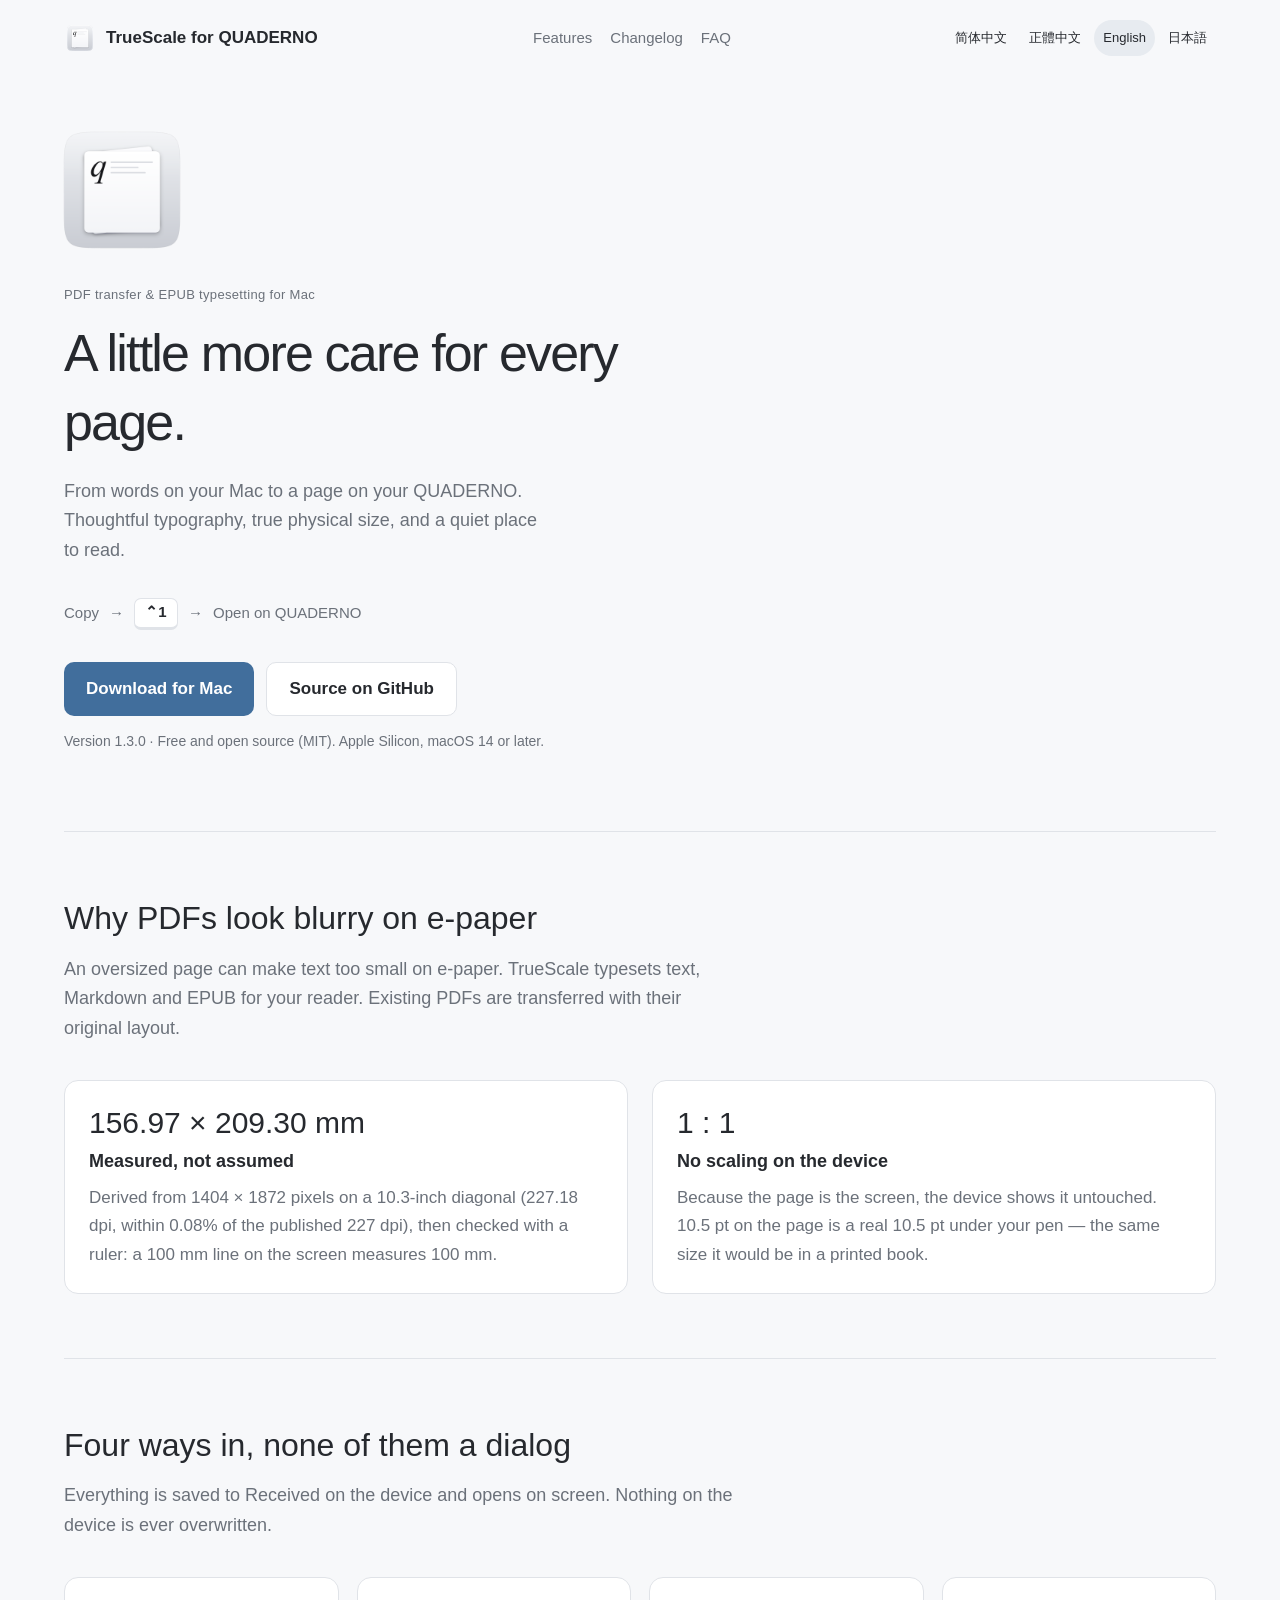
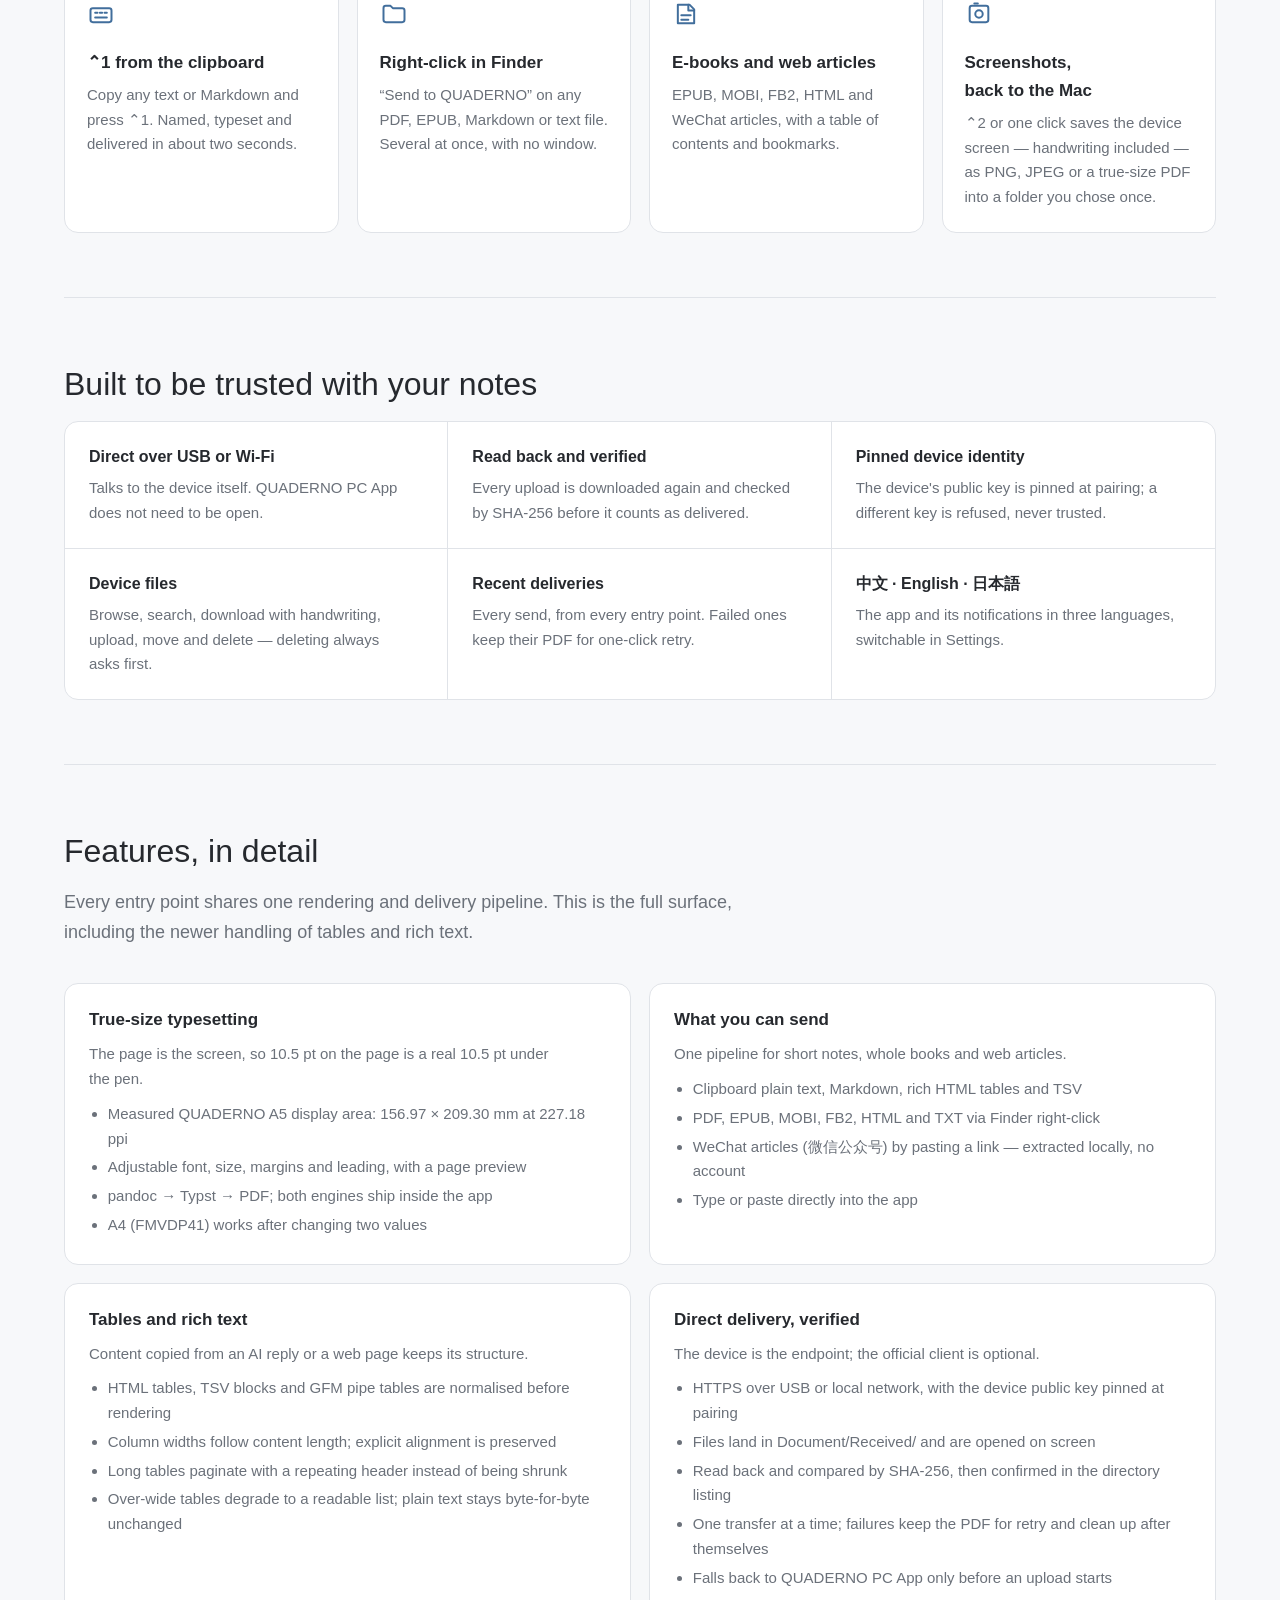
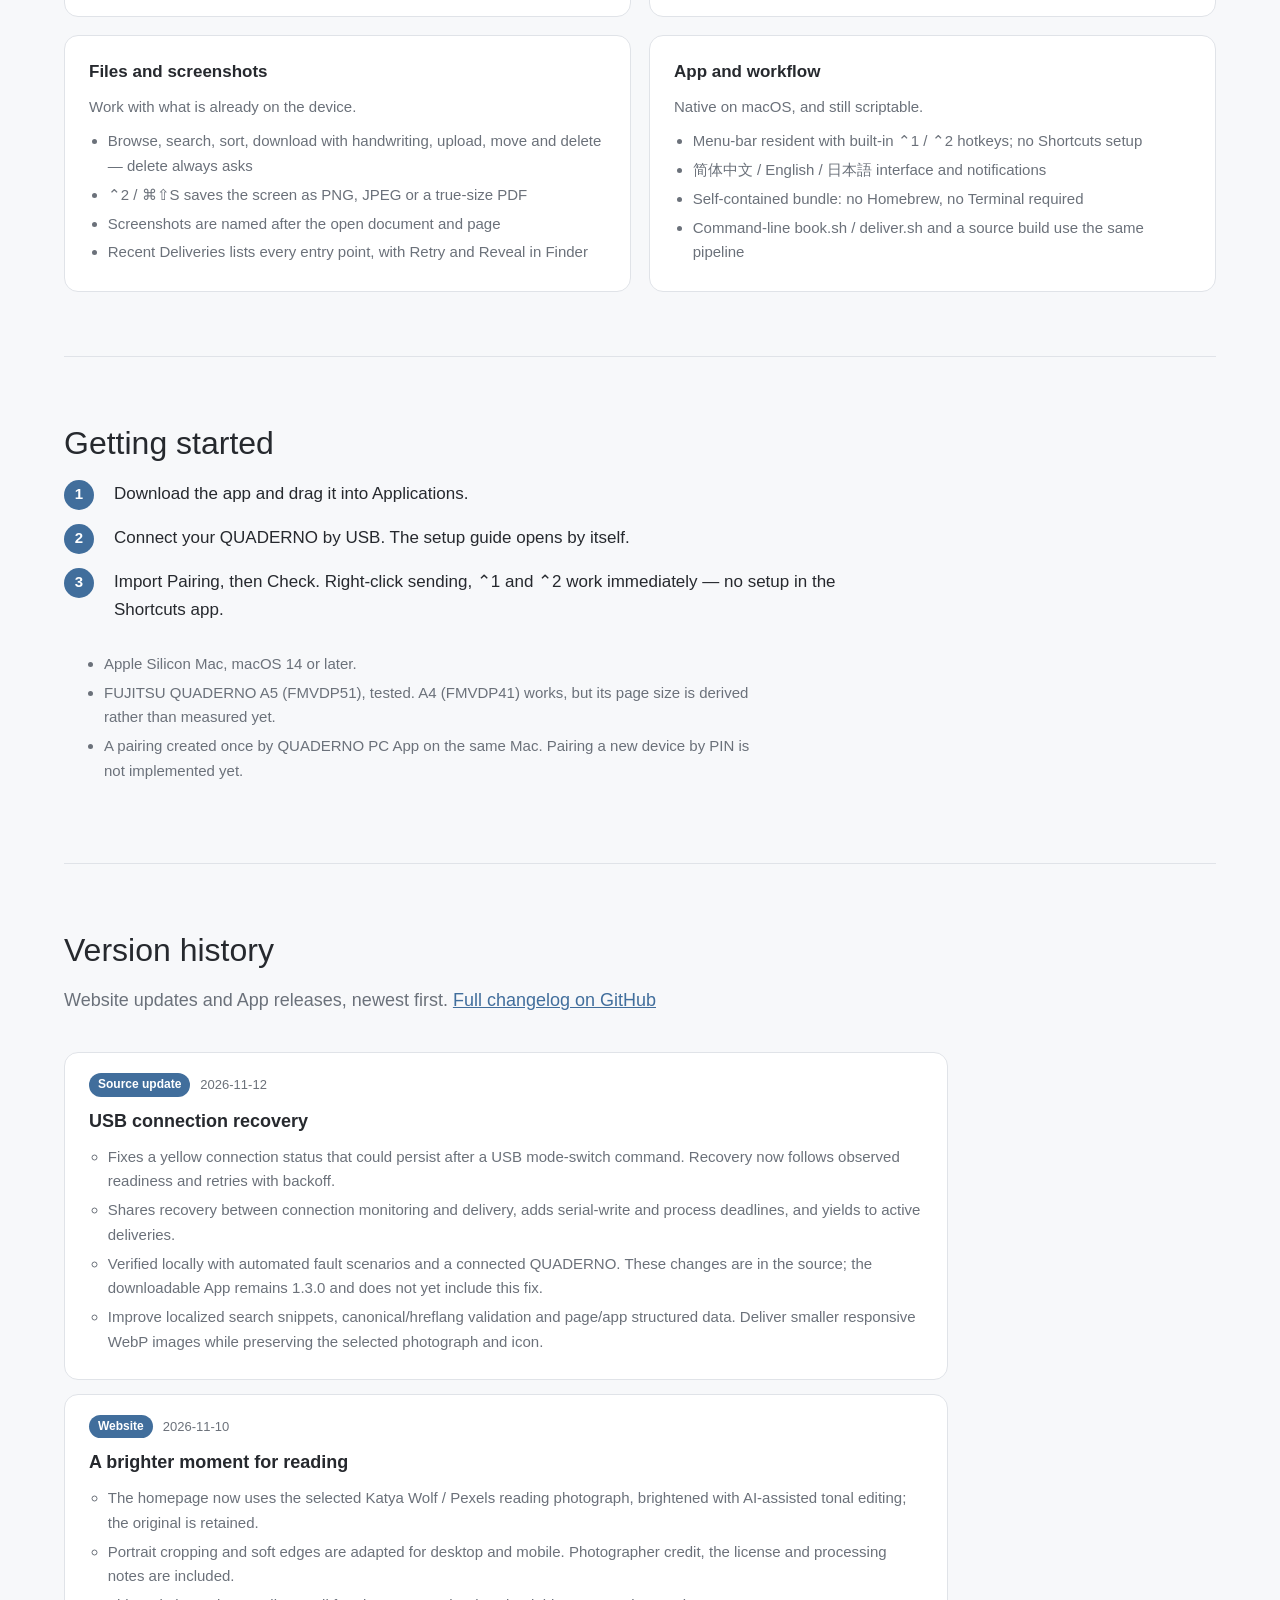
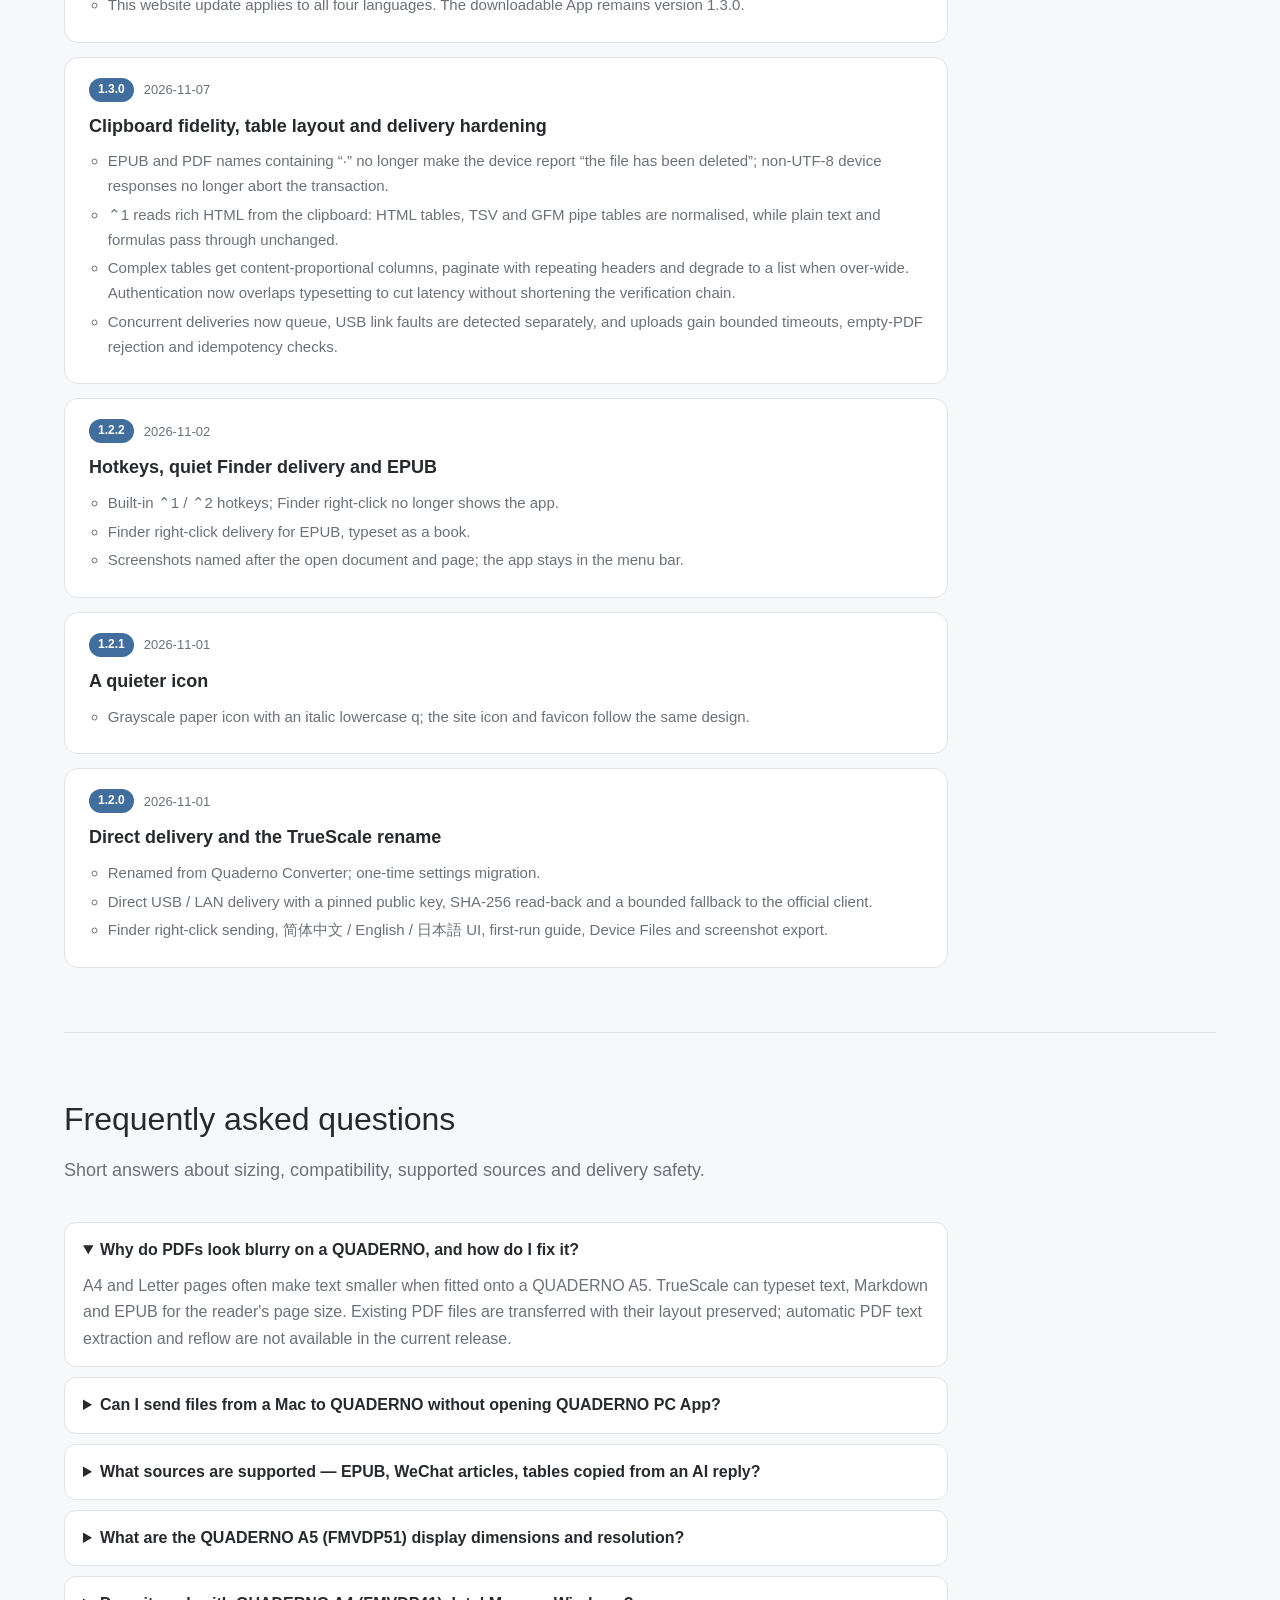
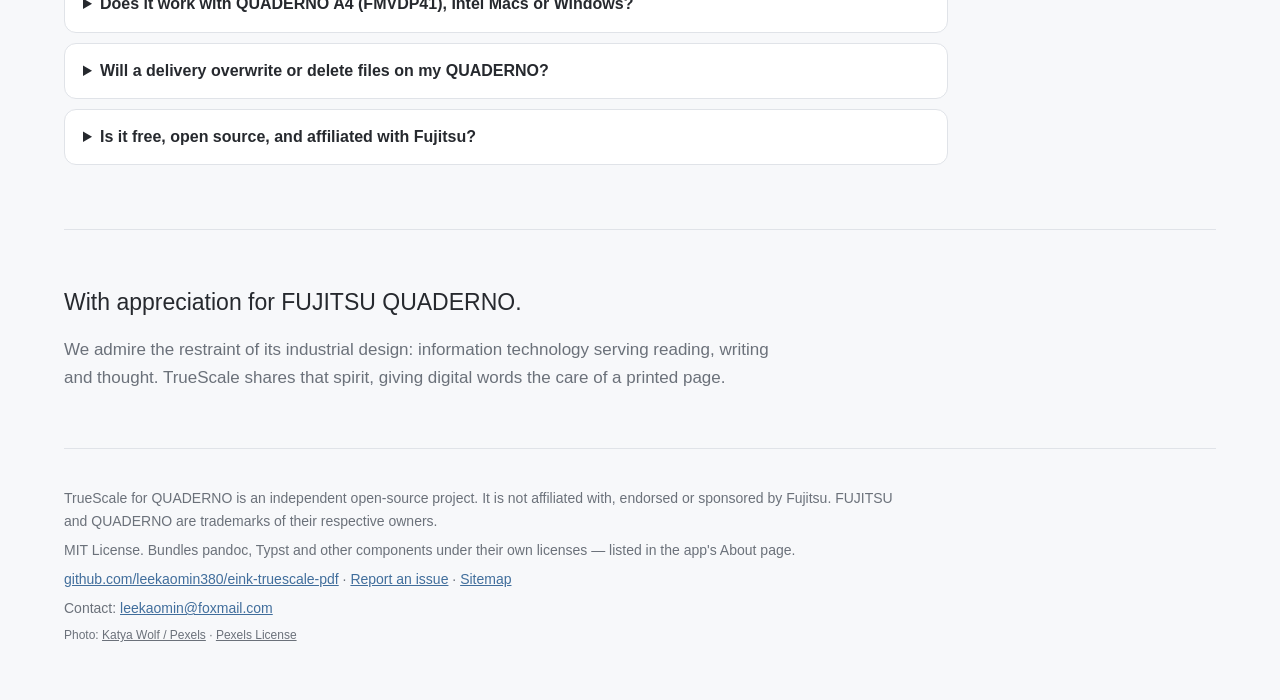
<file: site/index.html>
<!doctype html>
<html lang="en">
<head>
<meta charset="utf-8">
<meta name="viewport" content="width=device-width, initial-scale=1">
<title>TrueScale for QUADERNO — Mac PDF Transfer &amp; EPUB Typesetting</title>
<meta name="description" content="Send PDFs from Mac to FUJITSU QUADERNO over USB or Wi-Fi. Typeset EPUB, Markdown and text for e-paper. Free, open-source macOS app with verified delivery.">
<meta name="author" content="leekaomin">
<meta name="robots" content="index, follow, max-snippet:-1, max-image-preview:large, max-video-preview:-1">
<meta name="theme-color" content="#f7f8fa">
<link rel="canonical" href="https://leekaomin380.github.io/eink-truescale-pdf/">
<link rel="alternate" hreflang="en" href="https://leekaomin380.github.io/eink-truescale-pdf/">
<link rel="alternate" hreflang="zh-Hans" href="https://leekaomin380.github.io/eink-truescale-pdf/zh/">
<link rel="alternate" hreflang="zh-CN" href="https://leekaomin380.github.io/eink-truescale-pdf/zh/">
<link rel="alternate" hreflang="zh-Hant" href="https://leekaomin380.github.io/eink-truescale-pdf/zh-hant/">
<link rel="alternate" hreflang="ja" href="https://leekaomin380.github.io/eink-truescale-pdf/ja/">
<link rel="alternate" hreflang="x-default" href="https://leekaomin380.github.io/eink-truescale-pdf/">
<link rel="icon" href="assets/favicon.png">
<link rel="stylesheet" href="assets/site.css?v=53a6158e93e2">
<link rel="preload" as="image" type="image/webp" href="assets/reading-coffee-8715935-bright.webp" imagesrcset="assets/reading-coffee-8715935-bright-640.webp 640w, assets/reading-coffee-8715935-bright.webp 1024w" imagesizes="(max-width: 860px) calc(100vw - 32px), (max-width: 1200px) 58vw, 672px" fetchpriority="high">
<link rel="sitemap" type="application/xml" href="sitemap.xml">
<meta property="og:type" content="website">
<meta property="og:site_name" content="TrueScale for QUADERNO">
<meta property="og:locale" content="en_US">
<meta property="og:locale:alternate" content="zh_CN">
<meta property="og:locale:alternate" content="zh_TW">
<meta property="og:locale:alternate" content="ja_JP">
<meta property="og:title" content="TrueScale for QUADERNO — Mac PDF Transfer &amp; EPUB Typesetting">
<meta property="og:description" content="Send PDFs from Mac to FUJITSU QUADERNO over USB or Wi-Fi. Typeset EPUB, Markdown and text for e-paper. Free, open-source macOS app with verified delivery.">
<meta property="og:url" content="https://leekaomin380.github.io/eink-truescale-pdf/">
<meta property="og:image" content="https://leekaomin380.github.io/eink-truescale-pdf/assets/og-card.png">
<meta property="og:image:width" content="1200">
<meta property="og:image:height" content="630">
<meta property="og:image:alt" content="TrueScale for QUADERNO — a QUADERNO A5 page typeset at true physical size">
<meta name="twitter:card" content="summary_large_image">
<meta name="twitter:title" content="TrueScale for QUADERNO — Mac PDF Transfer &amp; EPUB Typesetting">
<meta name="twitter:description" content="Send PDFs from Mac to FUJITSU QUADERNO over USB or Wi-Fi. Typeset EPUB, Markdown and text for e-paper. Free, open-source macOS app with verified delivery.">
<meta name="twitter:image" content="https://leekaomin380.github.io/eink-truescale-pdf/assets/og-card.png">
<script type="application/ld+json">
{
  "@context": "https://schema.org",
  "@graph": [
    {
      "@type": "WebSite",
      "@id": "https://leekaomin380.github.io/eink-truescale-pdf/#website",
      "url": "https://leekaomin380.github.io/eink-truescale-pdf/",
      "name": "TrueScale for QUADERNO",
      "inLanguage": [
        "en",
        "zh-Hans",
        "zh-Hant",
        "ja"
      ],
      "publisher": {
        "@type": "Person",
        "name": "leekaomin",
        "email": "leekaomin@foxmail.com"
      }
    },
    {
      "@type": "SoftwareApplication",
      "@id": "https://leekaomin380.github.io/eink-truescale-pdf/#app",
      "name": "TrueScale for QUADERNO",
      "alternateName": [
        "TrueScale",
        "True Scale",
        "TrueScale PDF",
        "QUADERNO PDF 转换器"
      ],
      "url": "https://leekaomin380.github.io/eink-truescale-pdf/",
      "description": "A free, open-source Mac app that typesets text, Markdown and EPUB for QUADERNO and delivers documents directly over USB or Wi-Fi. Existing PDFs can be sent directly.",
      "applicationCategory": "UtilitiesApplication",
      "applicationSubCategory": "E-ink / e-paper document tools",
      "operatingSystem": "macOS 14 or later (Apple Silicon)",
      "softwareVersion": "1.3.0",
      "dateModified": "2026-11-07",
      "isAccessibleForFree": true,
      "inLanguage": [
        "en",
        "zh-Hans",
        "ja"
      ],
      "license": "https://github.com/leekaomin380/eink-truescale-pdf/blob/master/LICENSE",
      "releaseNotes": "https://github.com/leekaomin380/eink-truescale-pdf/releases/tag/v1.3.0",
      "downloadUrl": "https://github.com/leekaomin380/eink-truescale-pdf/releases/latest",
      "installUrl": "https://github.com/leekaomin380/eink-truescale-pdf/releases/latest",
      "image": "https://leekaomin380.github.io/eink-truescale-pdf/assets/icon.png",
      "featureList": [
        "True-size typesetting",
        "What you can send",
        "Tables and rich text",
        "Direct delivery, verified",
        "Files and screenshots",
        "App and workflow"
      ],
      "author": {
        "@type": "Person",
        "name": "leekaomin",
        "email": "leekaomin@foxmail.com"
      },
      "offers": {
        "@type": "Offer",
        "price": "0",
        "priceCurrency": "USD",
        "availability": "https://schema.org/InStock"
      },
      "sameAs": [
        "https://github.com/leekaomin380/eink-truescale-pdf",
        "https://github.com/leekaomin380/eink-truescale-pdf/releases",
        "https://github.com/leekaomin380/eink-truescale-pdf/blob/master/CHANGELOG.md"
      ]
    },
    {
      "@type": "WebPage",
      "@id": "https://leekaomin380.github.io/eink-truescale-pdf/#webpage",
      "url": "https://leekaomin380.github.io/eink-truescale-pdf/",
      "name": "TrueScale for QUADERNO — Mac PDF Transfer & EPUB Typesetting",
      "description": "Send PDFs from Mac to FUJITSU QUADERNO over USB or Wi-Fi. Typeset EPUB, Markdown and text for e-paper. Free, open-source macOS app with verified delivery.",
      "inLanguage": "en",
      "isPartOf": {
        "@id": "https://leekaomin380.github.io/eink-truescale-pdf/#website"
      },
      "mainEntity": {
        "@id": "https://leekaomin380.github.io/eink-truescale-pdf/#app"
      },
      "hasPart": {
        "@id": "https://leekaomin380.github.io/eink-truescale-pdf/#faq"
      },
      "dateModified": "2026-11-14",
      "primaryImageOfPage": {
        "@type": "ImageObject",
        "url": "https://leekaomin380.github.io/eink-truescale-pdf/assets/og-card.png",
        "width": 1200,
        "height": 630
      }
    },
    {
      "@type": "FAQPage",
      "@id": "https://leekaomin380.github.io/eink-truescale-pdf/#faq",
      "inLanguage": "en",
      "mainEntity": [
        {
          "@type": "Question",
          "name": "Why do PDFs look blurry on a QUADERNO, and how do I fix it?",
          "acceptedAnswer": {
            "@type": "Answer",
            "text": "A4 and Letter pages often make text smaller when fitted onto a QUADERNO A5. TrueScale can typeset text, Markdown and EPUB for the reader's page size. Existing PDF files are transferred with their layout preserved; automatic PDF text extraction and reflow are not available in the current release."
          }
        },
        {
          "@type": "Question",
          "name": "Can I send files from a Mac to QUADERNO without opening QUADERNO PC App?",
          "acceptedAnswer": {
            "@type": "Answer",
            "text": "Yes. TrueScale talks to the device over HTTPS on USB or the local network, reusing a pairing imported once from the official app. After that the official client does not need to run. If the direct link is unavailable before an upload starts and the official app happens to be running, delivery falls back to its print queue."
          }
        },
        {
          "@type": "Question",
          "name": "What sources are supported — EPUB, WeChat articles, tables copied from an AI reply?",
          "acceptedAnswer": {
            "@type": "Answer",
            "text": "Plain text, Markdown and rich HTML from the clipboard; PDF, EPUB, MOBI, FB2, HTML and TXT files from Finder; WeChat Official Account (微信公众号) articles by link; and text typed into the app. Tables copied from an AI reply are normalised from HTML, TSV or GFM pipe form, with column widths and alignment preserved. WeChat extraction runs locally on the Mac."
          }
        },
        {
          "@type": "Question",
          "name": "What are the QUADERNO A5 (FMVDP51) display dimensions and resolution?",
          "acceptedAnswer": {
            "@type": "Answer",
            "text": "10.3 inches diagonal, 1404 × 1872 pixels, 227.18 ppi, with a display area of 156.97 × 209.30 mm. A 100 mm line drawn on the screen measures 100 mm with a ruler. The downloadable calibration page lets you check the same 1:1 behaviour on any reader."
          }
        },
        {
          "@type": "Question",
          "name": "Does it work with QUADERNO A4 (FMVDP41), Intel Macs or Windows?",
          "acceptedAnswer": {
            "@type": "Answer",
            "text": "A4 works, but its page size is still derived rather than measured; change two values before use. The prebuilt bundle is Apple Silicon and macOS 14 or later only. An Intel Mac can be built from source for its own architecture. Windows is not supported."
          }
        },
        {
          "@type": "Question",
          "name": "Will a delivery overwrite or delete files on my QUADERNO?",
          "acceptedAnswer": {
            "@type": "Answer",
            "text": "No. Files are only written to Document/Received/ and opened on screen. Moving and deleting are explicit actions in Device Files and always ask for confirmation. Every upload is read back from the device and compared by SHA-256 before it counts as delivered."
          }
        },
        {
          "@type": "Question",
          "name": "Is it free, open source, and affiliated with Fujitsu?",
          "acceptedAnswer": {
            "@type": "Answer",
            "text": "It is free and open source under the MIT licence. TrueScale for QUADERNO is an independent project, not affiliated with, endorsed or sponsored by Fujitsu. FUJITSU and QUADERNO are trademarks of their respective owners."
          }
        }
      ]
    }
  ]
}
</script>
</head>
<body>
<div class="wrap">
  <header>
    <a class="brand" href="index.html"><img src="assets/favicon.png" alt="" width="32" height="32"><span>TrueScale for QUADERNO</span></a>
    <nav class="topnav" aria-label="Sections">
      <a href="#features">Features</a>
      <a href="#changelog">Changelog</a>
      <a href="#faq">FAQ</a>
    </nav>
    <nav class="langs" aria-label="Language">
<a href="zh/" hreflang="zh-Hans" lang="zh-Hans">简体中文</a>
<a href="zh-hant/" hreflang="zh-Hant" lang="zh-Hant">正體中文</a>
<a href="" hreflang="en" lang="en" aria-current="page">English</a>
<a href="ja/" hreflang="ja" lang="ja">日本語</a>
    </nav>
  </header>

  <main>
    <div class="hero">
      <div class="hero-photo" aria-hidden="true"><picture>
        <source type="image/webp" srcset="assets/reading-coffee-8715935-bright-640.webp 640w, assets/reading-coffee-8715935-bright.webp 1024w" sizes="(max-width: 860px) calc(100vw - 32px), (max-width: 1200px) 58vw, 672px">
        <img src="assets/reading-coffee-8715935-bright.jpg" alt="" width="1024" height="1536" fetchpriority="high" decoding="async">
      </picture></div>
      <div class="hero-copy">
      <img class="hero-icon" src="assets/icon-384.webp" srcset="assets/icon-192.webp 192w, assets/icon-384.webp 384w" sizes="(max-width: 860px) 112px, 144px" alt="TrueScale" width="144" height="144">
      <p class="product-label">PDF transfer &amp; EPUB typesetting for Mac</p>
      <h1>A little more care for every page.</h1>
      <p class="lead">From words on your Mac to a page on your QUADERNO. Thoughtful typography, true physical size, and a quiet place to read.</p>
      <div class="flow" aria-hidden="true">
        <span>Copy</span><span>→</span><span class="key">⌃1</span><span>→</span><span>Open on QUADERNO</span>
      </div>
      <div class="actions">
        <a class="button primary" href="https://github.com/leekaomin380/eink-truescale-pdf/releases/latest">Download for Mac</a>
        <a class="button secondary" href="https://github.com/leekaomin380/eink-truescale-pdf">Source on GitHub</a>
      </div>
      <p class="note">Version <span id="version">1.3.0</span> · Free and open source (MIT). Apple Silicon, macOS 14 or later.</p>
      </div>
    </div>

    <section id="why">
      <div class="wrap">
        <h2>Why PDFs look blurry on e-paper</h2>
        <p class="intro">An oversized page can make text too small on e-paper. TrueScale typesets text, Markdown and EPUB for your reader. Existing PDFs are transferred with their original layout.</p>
        <div class="why">
          <div class="panel">
            <div class="figure">156.97 × 209.30 mm</div>
            <h3>Measured, not assumed</h3>
            <p>Derived from 1404 × 1872 pixels on a 10.3-inch diagonal (227.18 dpi, within 0.08% of the published 227 dpi), then checked with a ruler: a 100 mm line on the screen measures 100 mm.</p>
          </div>
          <div class="panel">
            <div class="figure">1 : 1</div>
            <h3>No scaling on the device</h3>
            <p>Because the page is the screen, the device shows it untouched. 10.5 pt on the page is a real 10.5 pt under your pen — the same size it would be in a printed book.</p>
          </div>
        </div>
      </div>
    </section>

    <section id="ways">
      <div class="wrap">
        <h2>Four ways in, none of them a dialog</h2>
        <p class="intro">Everything is saved to Received on the device and opens on screen. Nothing on the device is ever overwritten.</p>
        <div class="ways">
          <div class="way">
            <svg viewBox="0 0 24 24" aria-hidden="true"><rect x="3" y="7" width="18" height="12" rx="2"/><path d="M7 11h2M11 11h2M15 11h2M7 15h10"/></svg>
            <h3>⌃1 from the clipboard</h3>
            <p>Copy any text or Markdown and press ⌃1. Named, typeset and delivered in about two seconds.</p>
          </div>
          <div class="way">
            <svg viewBox="0 0 24 24" aria-hidden="true"><path d="M3 7a2 2 0 0 1 2-2h4l2 2h8a2 2 0 0 1 2 2v8a2 2 0 0 1-2 2H5a2 2 0 0 1-2-2z"/></svg>
            <h3>Right-click in Finder</h3>
            <p>“Send to QUADERNO” on any PDF, EPUB, Markdown or text file. Several at once, with no window.</p>
          </div>
          <div class="way">
            <svg viewBox="0 0 24 24" aria-hidden="true"><path d="M5 4h10l4 4v12H5z"/><path d="M14 4v5h5M8 13h8M8 17h6"/></svg>
            <h3>E-books and web articles</h3>
            <p>EPUB, MOBI, FB2, HTML and WeChat articles, with a table of contents and bookmarks.</p>
          </div>
          <div class="way">
            <svg viewBox="0 0 24 24" aria-hidden="true"><rect x="4" y="5" width="16" height="14" rx="2"/><circle cx="12" cy="12" r="3.2"/><path d="M8 3h3"/></svg>
            <h3>Screenshots, back to the Mac</h3>
            <p>⌃2 or one click saves the device screen — handwriting included — as PNG, JPEG or a true-size PDF into a folder you chose once.</p>
          </div>
        </div>
      </div>
    </section>

    <section id="trust">
      <div class="wrap">
        <h2>Built to be trusted with your notes</h2>
        <div class="features">
          <div class="feature"><h3>Direct over USB or Wi-Fi</h3><p>Talks to the device itself. QUADERNO PC App does not need to be open.</p></div>
          <div class="feature"><h3>Read back and verified</h3><p>Every upload is downloaded again and checked by SHA-256 before it counts as delivered.</p></div>
          <div class="feature"><h3>Pinned device identity</h3><p>The device&#x27;s public key is pinned at pairing; a different key is refused, never trusted.</p></div>
          <div class="feature"><h3>Device files</h3><p>Browse, search, download with handwriting, upload, move and delete — deleting always asks first.</p></div>
          <div class="feature"><h3>Recent deliveries</h3><p>Every send, from every entry point. Failed ones keep their PDF for one-click retry.</p></div>
          <div class="feature"><h3>中文 · English · 日本語</h3><p>The app and its notifications in three languages, switchable in Settings.</p></div>
        </div>
      </div>
    </section>

    <section id="features">
      <div class="wrap">
        <h2>Features, in detail</h2>
        <p class="intro">Every entry point shares one rendering and delivery pipeline. This is the full surface, including the newer handling of tables and rich text.</p>
        <div class="capabilities">
          <article class="capability"><h3>True-size typesetting</h3><p>The page is the screen, so 10.5 pt on the page is a real 10.5 pt under the pen.</p><ul><li>Measured QUADERNO A5 display area: 156.97 × 209.30 mm at 227.18 ppi</li><li>Adjustable font, size, margins and leading, with a page preview</li><li>pandoc → Typst → PDF; both engines ship inside the app</li><li>A4 (FMVDP41) works after changing two values</li></ul></article>
          <article class="capability"><h3>What you can send</h3><p>One pipeline for short notes, whole books and web articles.</p><ul><li>Clipboard plain text, Markdown, rich HTML tables and TSV</li><li>PDF, EPUB, MOBI, FB2, HTML and TXT via Finder right-click</li><li>WeChat articles (微信公众号) by pasting a link — extracted locally, no account</li><li>Type or paste directly into the app</li></ul></article>
          <article class="capability"><h3>Tables and rich text</h3><p>Content copied from an AI reply or a web page keeps its structure.</p><ul><li>HTML tables, TSV blocks and GFM pipe tables are normalised before rendering</li><li>Column widths follow content length; explicit alignment is preserved</li><li>Long tables paginate with a repeating header instead of being shrunk</li><li>Over-wide tables degrade to a readable list; plain text stays byte-for-byte unchanged</li></ul></article>
          <article class="capability"><h3>Direct delivery, verified</h3><p>The device is the endpoint; the official client is optional.</p><ul><li>HTTPS over USB or local network, with the device public key pinned at pairing</li><li>Files land in Document/Received/ and are opened on screen</li><li>Read back and compared by SHA-256, then confirmed in the directory listing</li><li>One transfer at a time; failures keep the PDF for retry and clean up after themselves</li><li>Falls back to QUADERNO PC App only before an upload starts</li></ul></article>
          <article class="capability"><h3>Files and screenshots</h3><p>Work with what is already on the device.</p><ul><li>Browse, search, sort, download with handwriting, upload, move and delete — delete always asks</li><li>⌃2 / ⌘⇧S saves the screen as PNG, JPEG or a true-size PDF</li><li>Screenshots are named after the open document and page</li><li>Recent Deliveries lists every entry point, with Retry and Reveal in Finder</li></ul></article>
          <article class="capability"><h3>App and workflow</h3><p>Native on macOS, and still scriptable.</p><ul><li>Menu-bar resident with built-in ⌃1 / ⌃2 hotkeys; no Shortcuts setup</li><li>简体中文 / English / 日本語 interface and notifications</li><li>Self-contained bundle: no Homebrew, no Terminal required</li><li>Command-line book.sh / deliver.sh and a source build use the same pipeline</li></ul></article>
        </div>
      </div>
    </section>

    <section id="start">
      <div class="wrap">
        <h2>Getting started</h2>
        <ol class="steps">
          <li><div>Download the app and drag it into Applications.</div></li>
          <li><div>Connect your QUADERNO by USB. The setup guide opens by itself.</div></li>
          <li><div>Import Pairing, then Check. Right-click sending, ⌃1 and ⌃2 work immediately — no setup in the Shortcuts app.</div></li>
        </ol>
        <ul class="requirements">
          <li>Apple Silicon Mac, macOS 14 or later.</li>
          <li>FUJITSU QUADERNO A5 (FMVDP51), tested. A4 (FMVDP41) works, but its page size is derived rather than measured yet.</li>
          <li>A pairing created once by QUADERNO PC App on the same Mac. Pairing a new device by PIN is not implemented yet.</li>
        </ul>
      </div>
    </section>

    <section id="changelog">
      <div class="wrap">
        <h2>Version history</h2>
        <p class="intro">Website updates and App releases, newest first. <a href="https://github.com/leekaomin380/eink-truescale-pdf/blob/master/CHANGELOG.md">Full changelog on GitHub</a></p>
        <ol class="releases">
          <li class="release"><div class="release-head"><span class="tag"><a href="https://github.com/leekaomin380/eink-truescale-pdf/blob/master/CHANGELOG.md#source-update--2026-11-12">Source update</a></span><time datetime="2026-11-12">2026-11-12</time></div><h3>USB connection recovery</h3><ul><li>Fixes a yellow connection status that could persist after a USB mode-switch command. Recovery now follows observed readiness and retries with backoff.</li><li>Shares recovery between connection monitoring and delivery, adds serial-write and process deadlines, and yields to active deliveries.</li><li>Verified locally with automated fault scenarios and a connected QUADERNO. These changes are in the source; the downloadable App remains 1.3.0 and does not yet include this fix.</li><li>Improve localized search snippets, canonical/hreflang validation and page/app structured data. Deliver smaller responsive WebP images while preserving the selected photograph and icon.</li></ul></li>
          <li class="release"><div class="release-head"><span class="tag"><a href="https://github.com/leekaomin380/eink-truescale-pdf/blob/master/CHANGELOG.md">Website</a></span><time datetime="2026-11-10">2026-11-10</time></div><h3>A brighter moment for reading</h3><ul><li>The homepage now uses the selected Katya Wolf / Pexels reading photograph, brightened with AI-assisted tonal editing; the original is retained.</li><li>Portrait cropping and soft edges are adapted for desktop and mobile. Photographer credit, the license and processing notes are included.</li><li>This website update applies to all four languages. The downloadable App remains version 1.3.0.</li></ul></li>
          <li class="release"><div class="release-head"><span class="tag"><a href="https://github.com/leekaomin380/eink-truescale-pdf/releases/tag/v1.3.0">1.3.0</a></span><time datetime="2026-11-07">2026-11-07</time></div><h3>Clipboard fidelity, table layout and delivery hardening</h3><ul><li>EPUB and PDF names containing “·” no longer make the device report “the file has been deleted”; non-UTF-8 device responses no longer abort the transaction.</li><li>⌃1 reads rich HTML from the clipboard: HTML tables, TSV and GFM pipe tables are normalised, while plain text and formulas pass through unchanged.</li><li>Complex tables get content-proportional columns, paginate with repeating headers and degrade to a list when over-wide. Authentication now overlaps typesetting to cut latency without shortening the verification chain.</li><li>Concurrent deliveries now queue, USB link faults are detected separately, and uploads gain bounded timeouts, empty-PDF rejection and idempotency checks.</li></ul></li>
          <li class="release"><div class="release-head"><span class="tag"><a href="https://github.com/leekaomin380/eink-truescale-pdf/releases/tag/v1.2.2">1.2.2</a></span><time datetime="2026-11-02">2026-11-02</time></div><h3>Hotkeys, quiet Finder delivery and EPUB</h3><ul><li>Built-in ⌃1 / ⌃2 hotkeys; Finder right-click no longer shows the app.</li><li>Finder right-click delivery for EPUB, typeset as a book.</li><li>Screenshots named after the open document and page; the app stays in the menu bar.</li></ul></li>
          <li class="release"><div class="release-head"><span class="tag"><a href="https://github.com/leekaomin380/eink-truescale-pdf/releases/tag/v1.2.1">1.2.1</a></span><time datetime="2026-11-01">2026-11-01</time></div><h3>A quieter icon</h3><ul><li>Grayscale paper icon with an italic lowercase q; the site icon and favicon follow the same design.</li></ul></li>
          <li class="release"><div class="release-head"><span class="tag"><a href="https://github.com/leekaomin380/eink-truescale-pdf/releases/tag/v1.2.0">1.2.0</a></span><time datetime="2026-11-01">2026-11-01</time></div><h3>Direct delivery and the TrueScale rename</h3><ul><li>Renamed from Quaderno Converter; one-time settings migration.</li><li>Direct USB / LAN delivery with a pinned public key, SHA-256 read-back and a bounded fallback to the official client.</li><li>Finder right-click sending, 简体中文 / English / 日本語 UI, first-run guide, Device Files and screenshot export.</li></ul></li>
        </ol>
      </div>
    </section>

    <section id="faq">
      <div class="wrap">
        <h2>Frequently asked questions</h2>
        <p class="intro">Short answers about sizing, compatibility, supported sources and delivery safety.</p>
        <div class="faq">
          <details class="qa" open><summary>Why do PDFs look blurry on a QUADERNO, and how do I fix it?</summary><p>A4 and Letter pages often make text smaller when fitted onto a QUADERNO A5. TrueScale can typeset text, Markdown and EPUB for the reader&#x27;s page size. Existing PDF files are transferred with their layout preserved; automatic PDF text extraction and reflow are not available in the current release.</p></details>
          <details class="qa"><summary>Can I send files from a Mac to QUADERNO without opening QUADERNO PC App?</summary><p>Yes. TrueScale talks to the device over HTTPS on USB or the local network, reusing a pairing imported once from the official app. After that the official client does not need to run. If the direct link is unavailable before an upload starts and the official app happens to be running, delivery falls back to its print queue.</p></details>
          <details class="qa"><summary>What sources are supported — EPUB, WeChat articles, tables copied from an AI reply?</summary><p>Plain text, Markdown and rich HTML from the clipboard; PDF, EPUB, MOBI, FB2, HTML and TXT files from Finder; WeChat Official Account (微信公众号) articles by link; and text typed into the app. Tables copied from an AI reply are normalised from HTML, TSV or GFM pipe form, with column widths and alignment preserved. WeChat extraction runs locally on the Mac.</p></details>
          <details class="qa"><summary>What are the QUADERNO A5 (FMVDP51) display dimensions and resolution?</summary><p>10.3 inches diagonal, 1404 × 1872 pixels, 227.18 ppi, with a display area of 156.97 × 209.30 mm. A 100 mm line drawn on the screen measures 100 mm with a ruler. The downloadable calibration page lets you check the same 1:1 behaviour on any reader.</p></details>
          <details class="qa"><summary>Does it work with QUADERNO A4 (FMVDP41), Intel Macs or Windows?</summary><p>A4 works, but its page size is still derived rather than measured; change two values before use. The prebuilt bundle is Apple Silicon and macOS 14 or later only. An Intel Mac can be built from source for its own architecture. Windows is not supported.</p></details>
          <details class="qa"><summary>Will a delivery overwrite or delete files on my QUADERNO?</summary><p>No. Files are only written to Document/Received/ and opened on screen. Moving and deleting are explicit actions in Device Files and always ask for confirmation. Every upload is read back from the device and compared by SHA-256 before it counts as delivered.</p></details>
          <details class="qa"><summary>Is it free, open source, and affiliated with Fujitsu?</summary><p>It is free and open source under the MIT licence. TrueScale for QUADERNO is an independent project, not affiliated with, endorsed or sponsored by Fujitsu. FUJITSU and QUADERNO are trademarks of their respective owners.</p></details>
        </div>
      </div>
    </section>
    <section class="tribute">
      <h2>With appreciation for FUJITSU QUADERNO.</h2>
      <p>We admire the restraint of its industrial design: information technology serving reading, writing and thought. TrueScale shares that spirit, giving digital words the care of a printed page.</p>
    </section>
  </main>

  <footer>
    <p>TrueScale for QUADERNO is an independent open-source project. It is not affiliated with, endorsed or sponsored by Fujitsu. FUJITSU and QUADERNO are trademarks of their respective owners.</p>
    <p>MIT License. Bundles pandoc, Typst and other components under their own licenses — listed in the app&#x27;s About page.</p>
    <p><a href="https://github.com/leekaomin380/eink-truescale-pdf">github.com/leekaomin380/eink-truescale-pdf</a> · <a href="https://github.com/leekaomin380/eink-truescale-pdf/issues">Report an issue</a> · <a href="sitemap.xml">Sitemap</a></p>
    <p>Contact: <a href="mailto:leekaomin@foxmail.com">leekaomin@foxmail.com</a></p>
    <p class="photo-credit">Photo: <a href="https://www.pexels.com/photo/woman-reading-a-book-and-having-coffee-8715935/">Katya Wolf / Pexels</a> · <a href="https://www.pexels.com/license/">Pexels License</a></p>
  </footer>
</div>

<script>
// 页面里写的是发布时的版本；能连上 GitHub 时换成最新 Release，失败就保留原值。
fetch("https://api.github.com/repos/leekaomin380/eink-truescale-pdf/releases/latest")
  .then(r => r.ok ? r.json() : null)
  .then(release => {
    const tag = release && /^v?(\d+\.\d+\.\d+)$/.exec(release.tag_name || "");
    if (tag) document.getElementById("version").textContent = tag[1];
  })
  .catch(() => {});
</script>
</body>
</html>
</file>
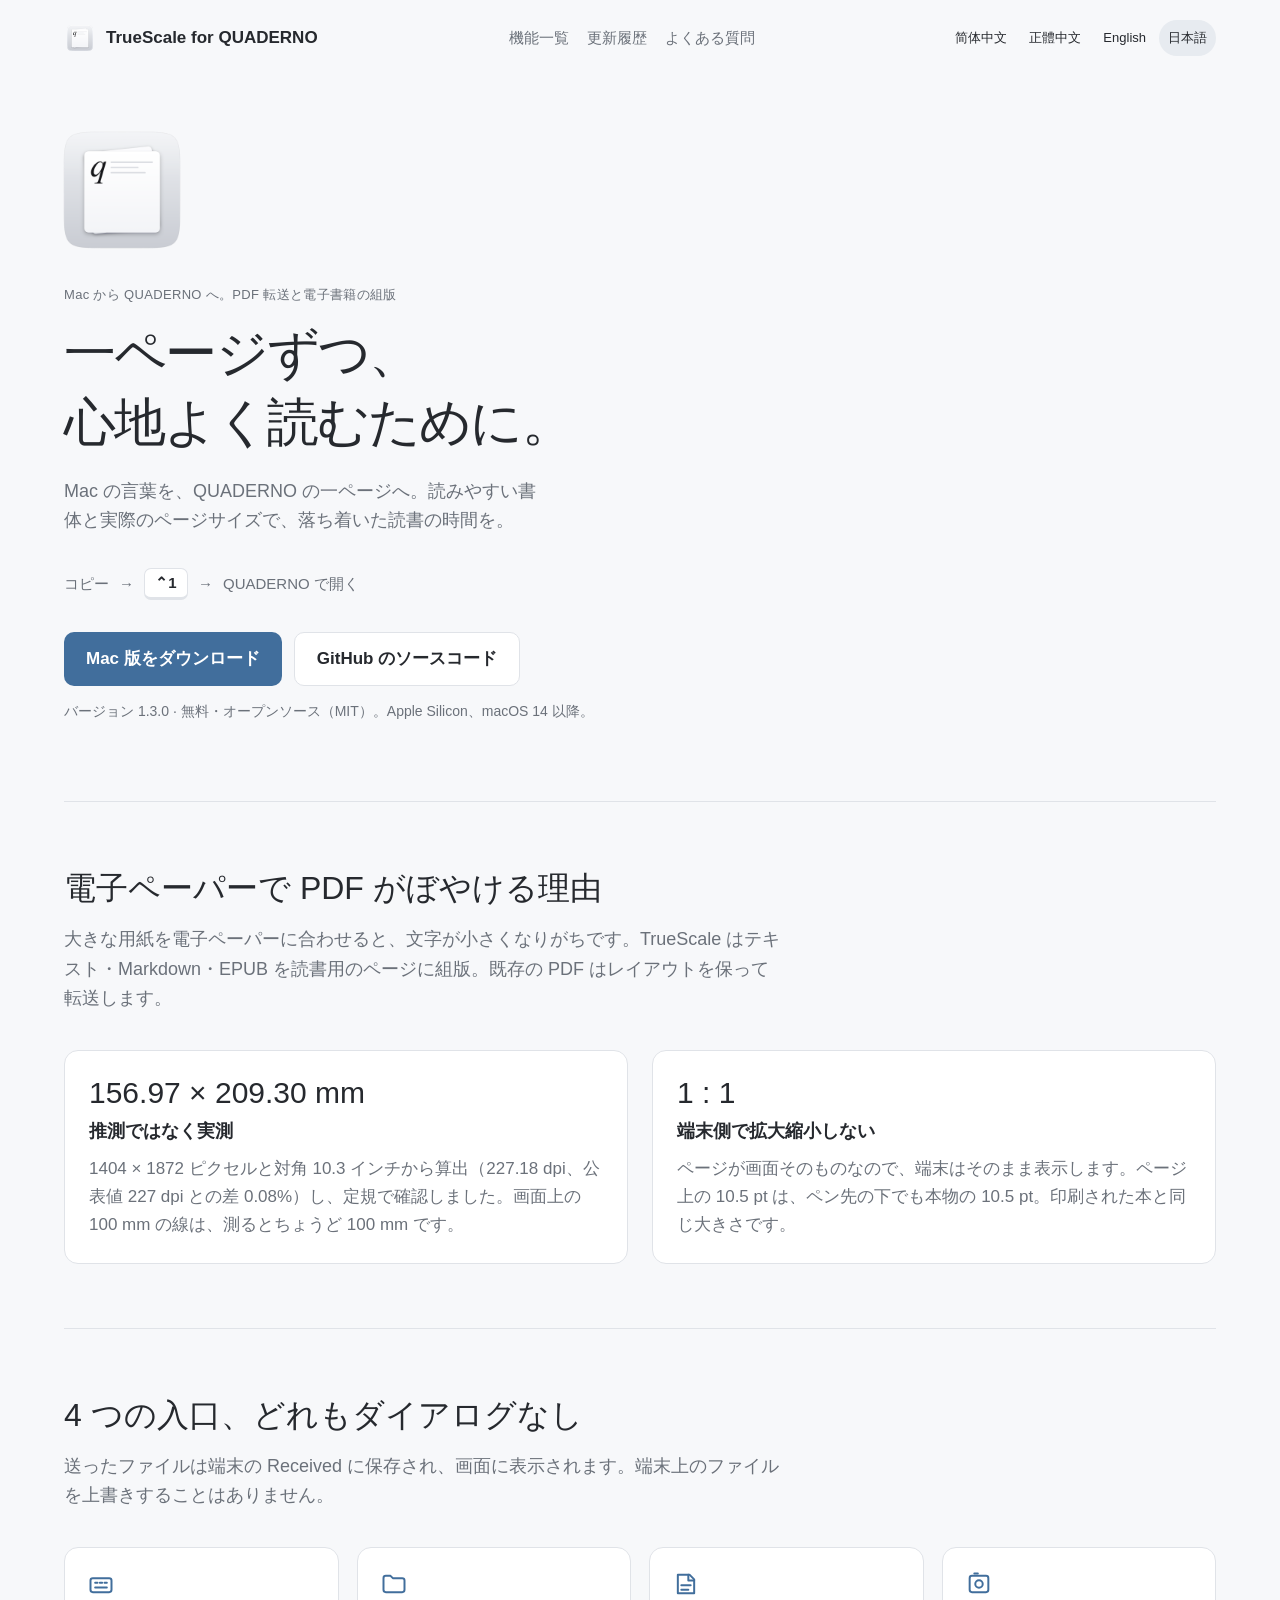
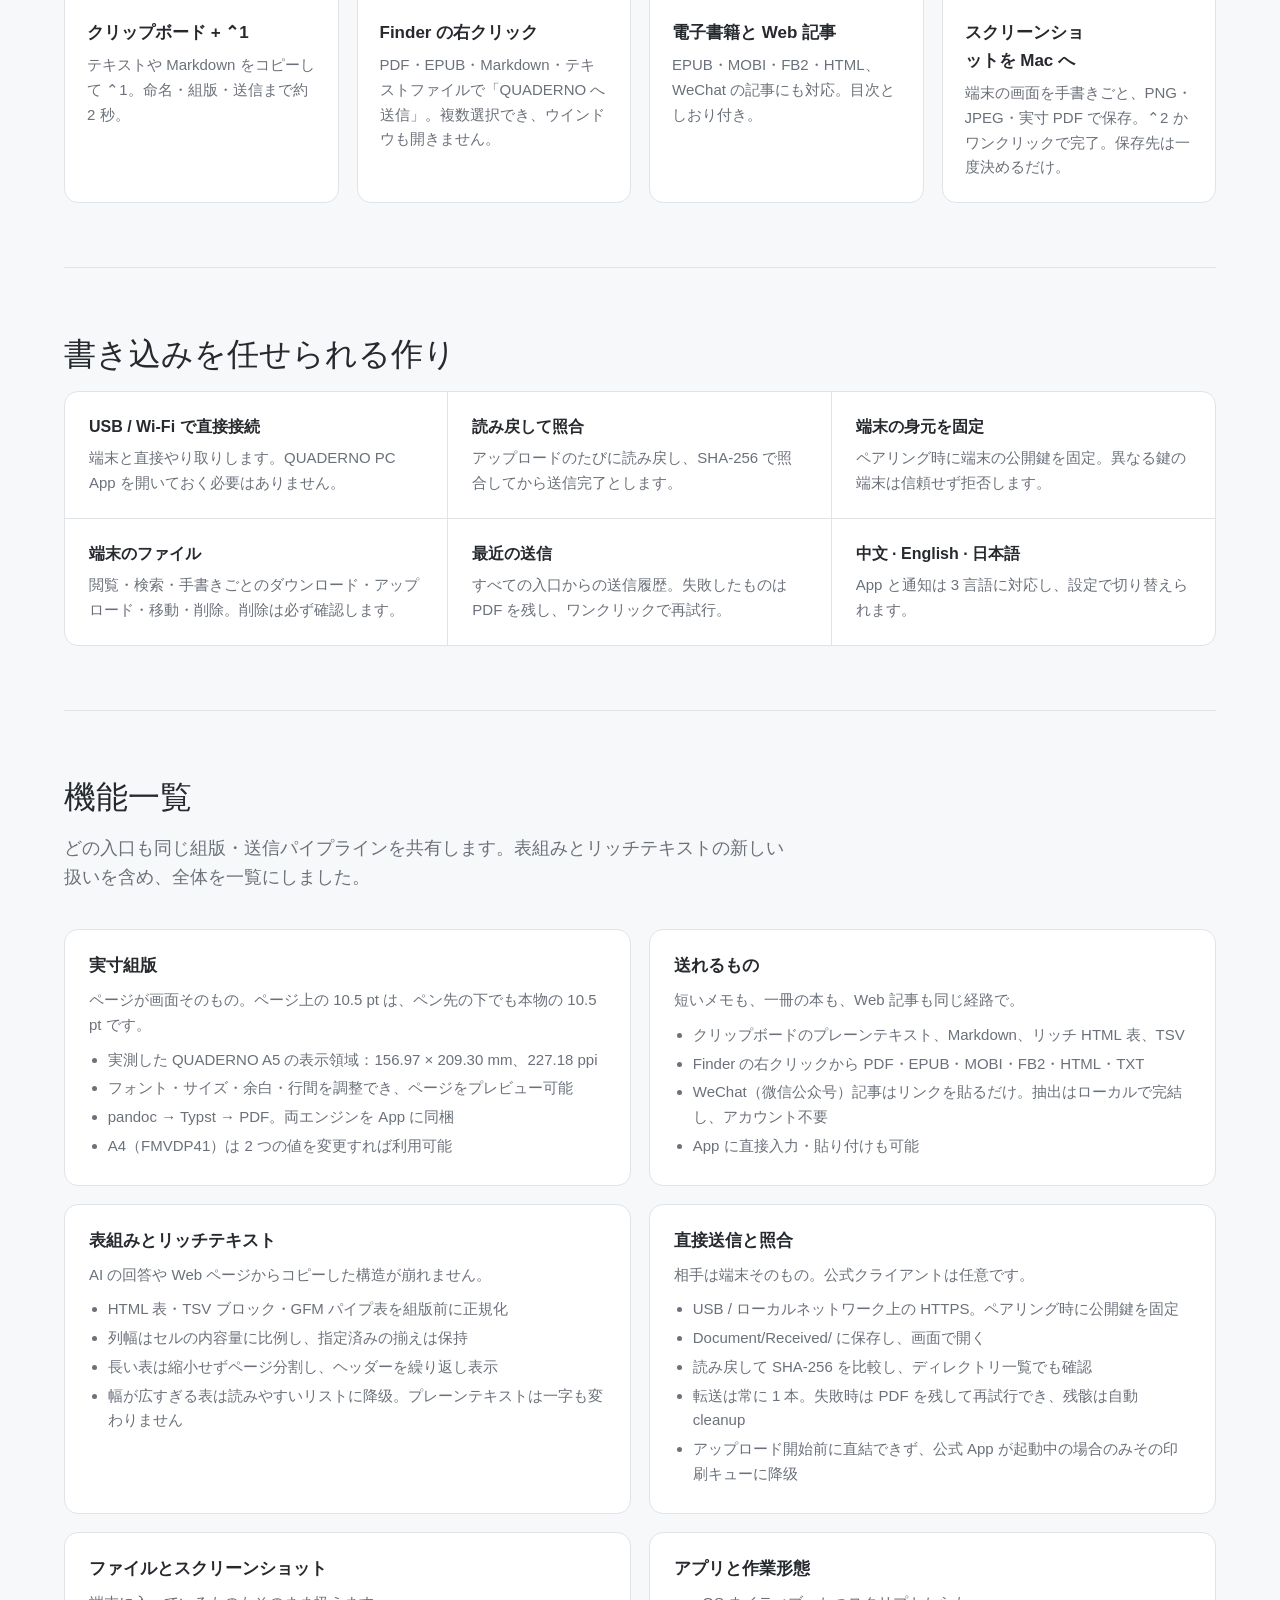
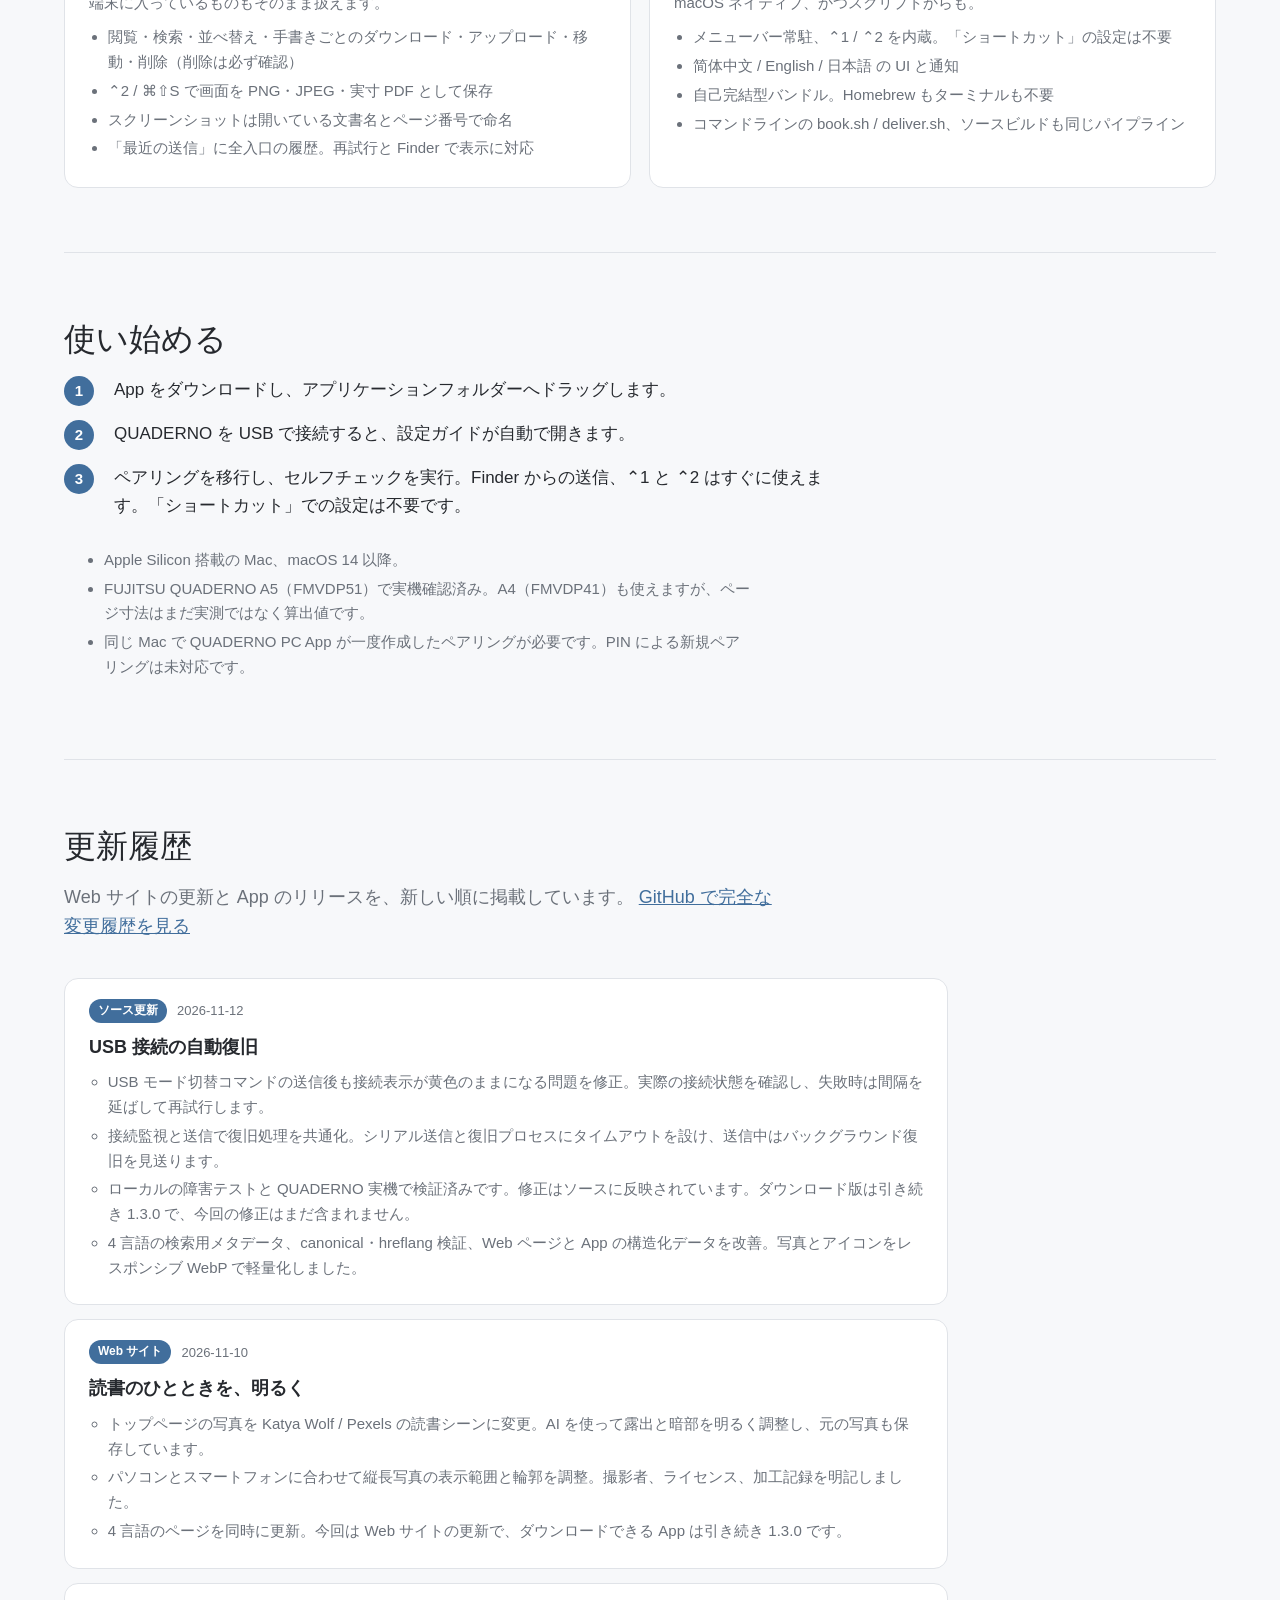
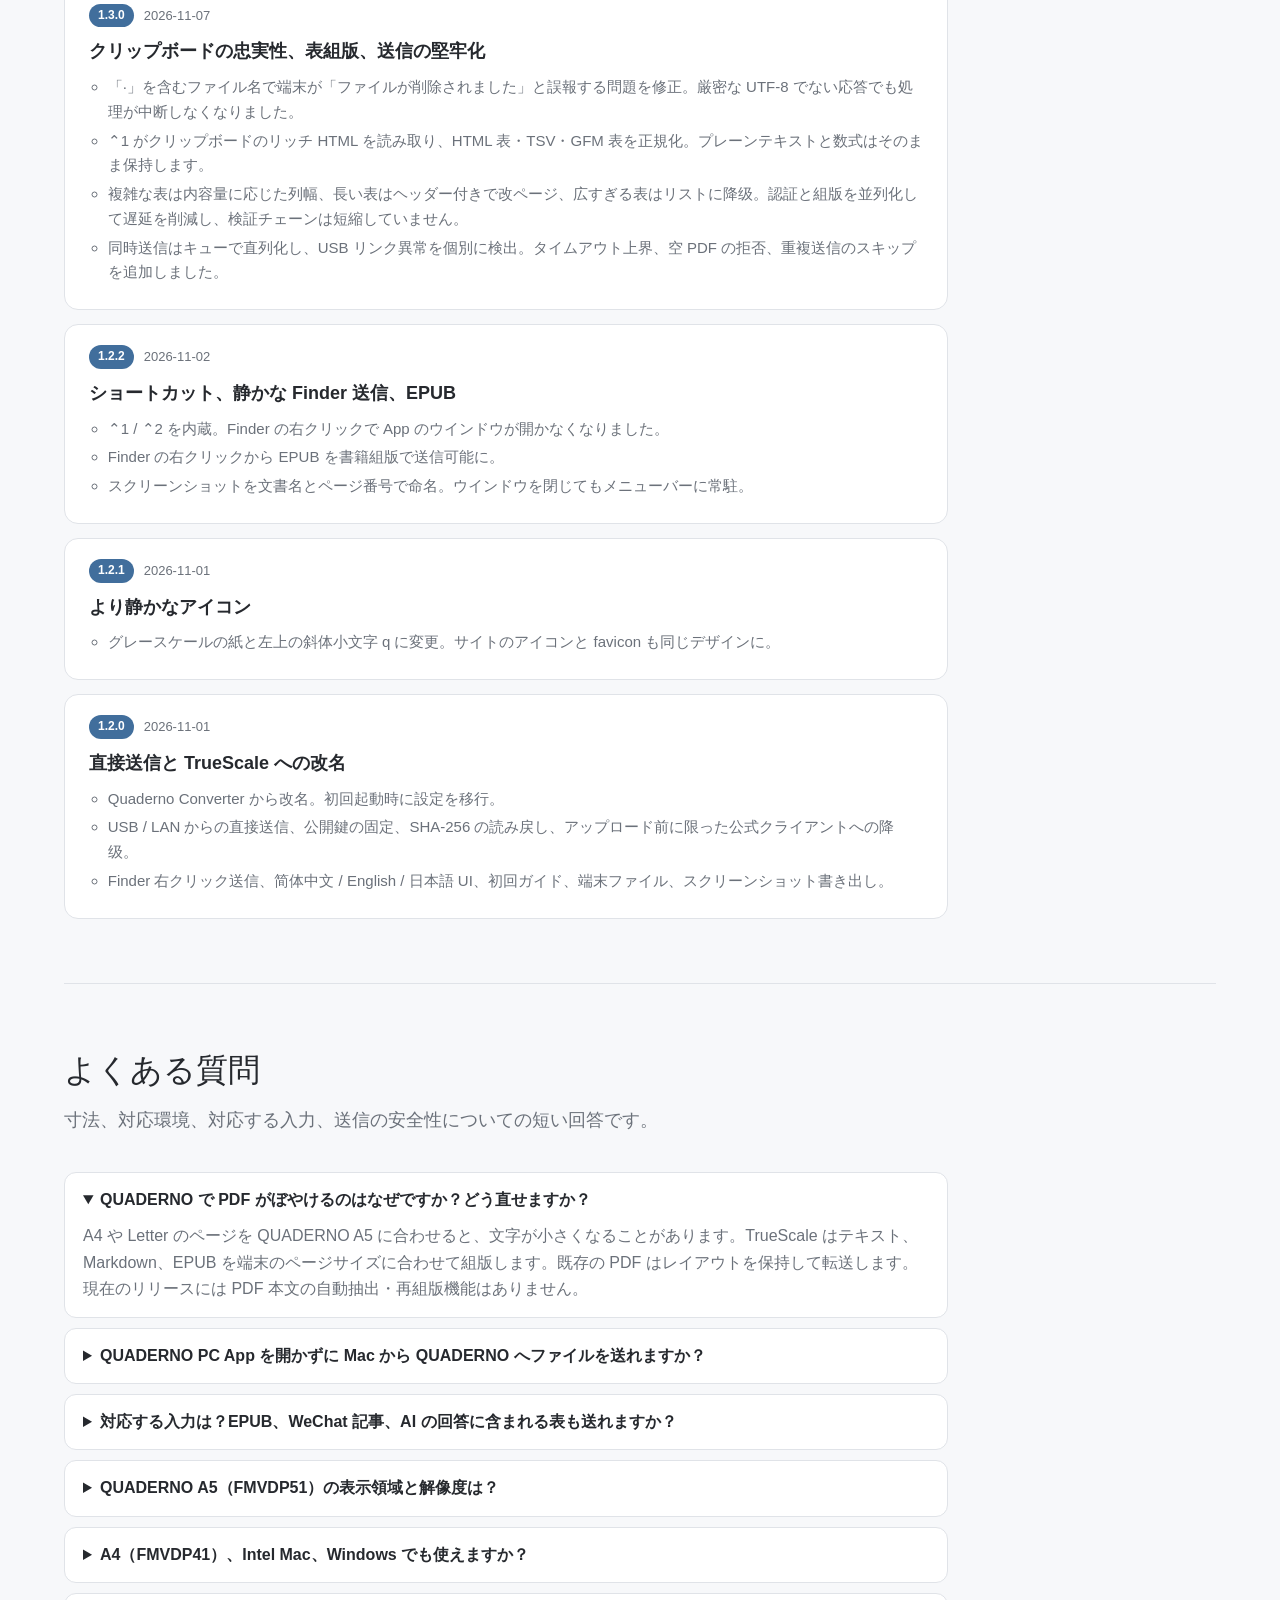
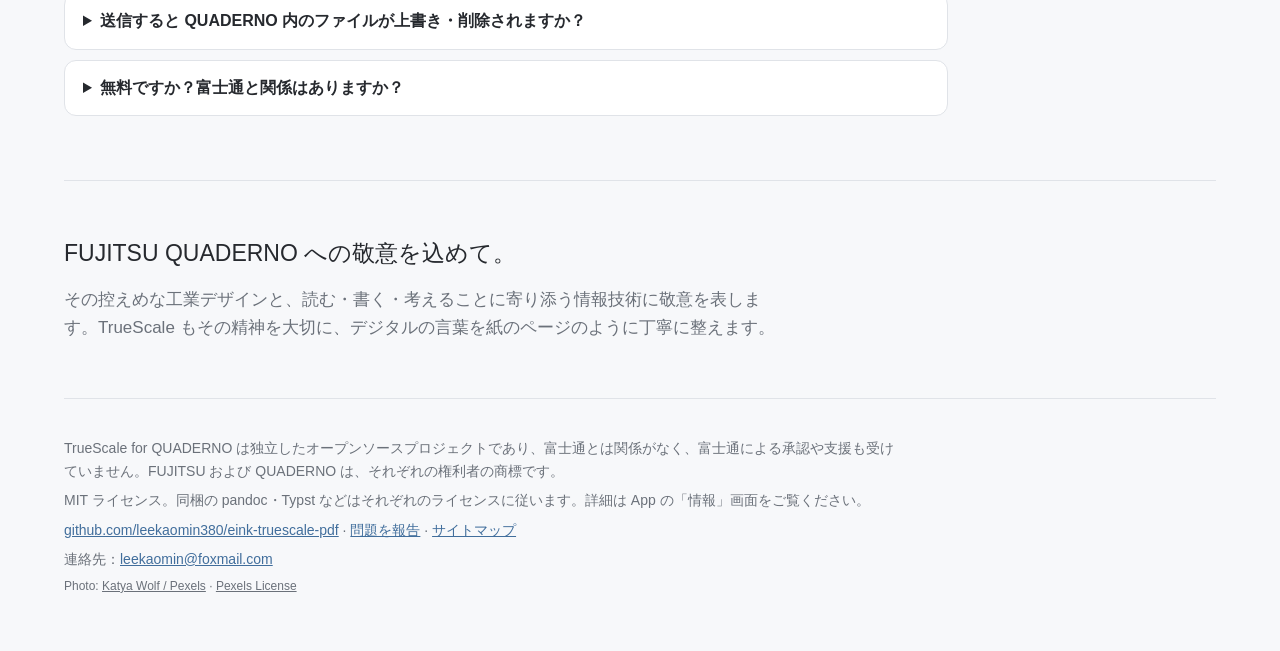
<file: site/ja/index.html>
<!doctype html>
<html lang="ja">
<head>
<meta charset="utf-8">
<meta name="viewport" content="width=device-width, initial-scale=1">
<title>TrueScale for QUADERNO｜Mac から PDF 転送・EPUB 組版</title>
<meta name="description" content="Mac から富士通 QUADERNO へ USB・Wi-Fi で PDF を転送。EPUB、Markdown、テキストを電子ペーパー向けに組版する無料オープンソースアプリです。既存 PDF のレイアウトを保持し、転送後にデータを照合します。">
<meta name="author" content="leekaomin">
<meta name="robots" content="index, follow, max-snippet:-1, max-image-preview:large, max-video-preview:-1">
<meta name="theme-color" content="#f7f8fa">
<link rel="canonical" href="https://leekaomin380.github.io/eink-truescale-pdf/ja/">
<link rel="alternate" hreflang="en" href="https://leekaomin380.github.io/eink-truescale-pdf/">
<link rel="alternate" hreflang="zh-Hans" href="https://leekaomin380.github.io/eink-truescale-pdf/zh/">
<link rel="alternate" hreflang="zh-CN" href="https://leekaomin380.github.io/eink-truescale-pdf/zh/">
<link rel="alternate" hreflang="zh-Hant" href="https://leekaomin380.github.io/eink-truescale-pdf/zh-hant/">
<link rel="alternate" hreflang="ja" href="https://leekaomin380.github.io/eink-truescale-pdf/ja/">
<link rel="alternate" hreflang="x-default" href="https://leekaomin380.github.io/eink-truescale-pdf/">
<link rel="icon" href="../assets/favicon.png">
<link rel="stylesheet" href="../assets/site.css?v=53a6158e93e2">
<link rel="preload" as="image" type="image/webp" href="../assets/reading-coffee-8715935-bright.webp" imagesrcset="../assets/reading-coffee-8715935-bright-640.webp 640w, ../assets/reading-coffee-8715935-bright.webp 1024w" imagesizes="(max-width: 860px) calc(100vw - 32px), (max-width: 1200px) 58vw, 672px" fetchpriority="high">
<link rel="sitemap" type="application/xml" href="../sitemap.xml">
<meta property="og:type" content="website">
<meta property="og:site_name" content="TrueScale for QUADERNO">
<meta property="og:locale" content="ja_JP">
<meta property="og:locale:alternate" content="en_US">
<meta property="og:locale:alternate" content="zh_CN">
<meta property="og:locale:alternate" content="zh_TW">
<meta property="og:title" content="TrueScale for QUADERNO｜Mac から PDF 転送・EPUB 組版">
<meta property="og:description" content="Mac から富士通 QUADERNO へ USB・Wi-Fi で PDF を転送。EPUB、Markdown、テキストを電子ペーパー向けに組版する無料オープンソースアプリです。既存 PDF のレイアウトを保持し、転送後にデータを照合します。">
<meta property="og:url" content="https://leekaomin380.github.io/eink-truescale-pdf/ja/">
<meta property="og:image" content="https://leekaomin380.github.io/eink-truescale-pdf/assets/og-card.png">
<meta property="og:image:width" content="1200">
<meta property="og:image:height" content="630">
<meta property="og:image:alt" content="TrueScale for QUADERNO —— 実寸で組版された QUADERNO A5 のページ">
<meta name="twitter:card" content="summary_large_image">
<meta name="twitter:title" content="TrueScale for QUADERNO｜Mac から PDF 転送・EPUB 組版">
<meta name="twitter:description" content="Mac から富士通 QUADERNO へ USB・Wi-Fi で PDF を転送。EPUB、Markdown、テキストを電子ペーパー向けに組版する無料オープンソースアプリです。既存 PDF のレイアウトを保持し、転送後にデータを照合します。">
<meta name="twitter:image" content="https://leekaomin380.github.io/eink-truescale-pdf/assets/og-card.png">
<script type="application/ld+json">
{
  "@context": "https://schema.org",
  "@graph": [
    {
      "@type": "WebSite",
      "@id": "https://leekaomin380.github.io/eink-truescale-pdf/#website",
      "url": "https://leekaomin380.github.io/eink-truescale-pdf/",
      "name": "TrueScale for QUADERNO",
      "inLanguage": [
        "en",
        "zh-Hans",
        "zh-Hant",
        "ja"
      ],
      "publisher": {
        "@type": "Person",
        "name": "leekaomin",
        "email": "leekaomin@foxmail.com"
      }
    },
    {
      "@type": "SoftwareApplication",
      "@id": "https://leekaomin380.github.io/eink-truescale-pdf/#app",
      "name": "TrueScale for QUADERNO",
      "alternateName": [
        "TrueScale",
        "True Scale",
        "TrueScale PDF",
        "QUADERNO PDF 转换器"
      ],
      "url": "https://leekaomin380.github.io/eink-truescale-pdf/ja/",
      "description": "テキスト、Markdown、EPUB を QUADERNO 向けに組版し、USB または Wi-Fi で直接送信する無料のオープンソース Mac アプリです。既存の PDF も直接送信できます。",
      "applicationCategory": "UtilitiesApplication",
      "applicationSubCategory": "E-ink / e-paper document tools",
      "operatingSystem": "macOS 14 or later (Apple Silicon)",
      "softwareVersion": "1.3.0",
      "dateModified": "2026-11-07",
      "isAccessibleForFree": true,
      "inLanguage": [
        "en",
        "zh-Hans",
        "ja"
      ],
      "license": "https://github.com/leekaomin380/eink-truescale-pdf/blob/master/LICENSE",
      "releaseNotes": "https://github.com/leekaomin380/eink-truescale-pdf/releases/tag/v1.3.0",
      "downloadUrl": "https://github.com/leekaomin380/eink-truescale-pdf/releases/latest",
      "installUrl": "https://github.com/leekaomin380/eink-truescale-pdf/releases/latest",
      "image": "https://leekaomin380.github.io/eink-truescale-pdf/assets/icon.png",
      "featureList": [
        "実寸組版",
        "送れるもの",
        "表組みとリッチテキスト",
        "直接送信と照合",
        "ファイルとスクリーンショット",
        "アプリと作業形態"
      ],
      "author": {
        "@type": "Person",
        "name": "leekaomin",
        "email": "leekaomin@foxmail.com"
      },
      "offers": {
        "@type": "Offer",
        "price": "0",
        "priceCurrency": "USD",
        "availability": "https://schema.org/InStock"
      },
      "sameAs": [
        "https://github.com/leekaomin380/eink-truescale-pdf",
        "https://github.com/leekaomin380/eink-truescale-pdf/releases",
        "https://github.com/leekaomin380/eink-truescale-pdf/blob/master/CHANGELOG.md"
      ]
    },
    {
      "@type": "WebPage",
      "@id": "https://leekaomin380.github.io/eink-truescale-pdf/ja/#webpage",
      "url": "https://leekaomin380.github.io/eink-truescale-pdf/ja/",
      "name": "TrueScale for QUADERNO｜Mac から PDF 転送・EPUB 組版",
      "description": "Mac から富士通 QUADERNO へ USB・Wi-Fi で PDF を転送。EPUB、Markdown、テキストを電子ペーパー向けに組版する無料オープンソースアプリです。既存 PDF のレイアウトを保持し、転送後にデータを照合します。",
      "inLanguage": "ja",
      "isPartOf": {
        "@id": "https://leekaomin380.github.io/eink-truescale-pdf/#website"
      },
      "mainEntity": {
        "@id": "https://leekaomin380.github.io/eink-truescale-pdf/#app"
      },
      "hasPart": {
        "@id": "https://leekaomin380.github.io/eink-truescale-pdf/ja/#faq"
      },
      "dateModified": "2026-11-14",
      "primaryImageOfPage": {
        "@type": "ImageObject",
        "url": "https://leekaomin380.github.io/eink-truescale-pdf/assets/og-card.png",
        "width": 1200,
        "height": 630
      }
    },
    {
      "@type": "FAQPage",
      "@id": "https://leekaomin380.github.io/eink-truescale-pdf/ja/#faq",
      "inLanguage": "ja",
      "mainEntity": [
        {
          "@type": "Question",
          "name": "QUADERNO で PDF がぼやけるのはなぜですか？どう直せますか？",
          "acceptedAnswer": {
            "@type": "Answer",
            "text": "A4 や Letter のページを QUADERNO A5 に合わせると、文字が小さくなることがあります。TrueScale はテキスト、Markdown、EPUB を端末のページサイズに合わせて組版します。既存の PDF はレイアウトを保持して転送します。現在のリリースには PDF 本文の自動抽出・再組版機能はありません。"
          }
        },
        {
          "@type": "Question",
          "name": "QUADERNO PC App を開かずに Mac から QUADERNO へファイルを送れますか？",
          "acceptedAnswer": {
            "@type": "Answer",
            "text": "はい。TrueScale は USB またはローカルネットワーク上の HTTPS で端末と直接通信し、公式 App から一度取り込んだペアリングを再利用します。以後は公式クライアントを起動する必要はありません。アップロード開始前に直結できず、公式 App が起動している場合のみ、その印刷キューに降级します。"
          }
        },
        {
          "@type": "Question",
          "name": "対応する入力は？EPUB、WeChat 記事、AI の回答に含まれる表も送れますか？",
          "acceptedAnswer": {
            "@type": "Answer",
            "text": "クリップボードのプレーンテキスト・Markdown・リッチ HTML、Finder の PDF・EPUB・MOBI・FB2・HTML・TXT、WeChat（微信公众号）記事のリンク、App への直接入力に対応します。AI の回答に含まれる表は HTML・TSV・GFM パイプ表から正規化し、列幅と揃えを保持します。WeChat 記事の抽出は Mac 上で完結します。"
          }
        },
        {
          "@type": "Question",
          "name": "QUADERNO A5（FMVDP51）の表示領域と解像度は？",
          "acceptedAnswer": {
            "@type": "Answer",
            "text": "対角 10.3 インチ、1404 × 1872 ピクセル、227.18 ppi、表示領域 156.97 × 209.30 mm です。画面に描いた 100 mm の線を定規で測るとちょうど 100 mm になります。ダウンロードできるキャリブレーションページで、他の端末でも同じ 1:1 を確認できます。"
          }
        },
        {
          "@type": "Question",
          "name": "A4（FMVDP41）、Intel Mac、Windows でも使えますか？",
          "acceptedAnswer": {
            "@type": "Answer",
            "text": "A4 は使えますが、ページ寸法はまだ実測ではなく算出値なので、使用前に 2 つの値を変更してください。配布バイナリは Apple Silicon と macOS 14 以降のみ対応です。Intel Mac はソースから自機向けにビルドできます。Windows は非対応です。"
          }
        },
        {
          "@type": "Question",
          "name": "送信すると QUADERNO 内のファイルが上書き・削除されますか？",
          "acceptedAnswer": {
            "@type": "Answer",
            "text": "いいえ。書き込みは Document/Received/ への保存と画面で開く処理だけです。移動と削除は「端末のファイル」で明示的に操作した場合のみで、必ず確認します。各アップロードは端末から読み戻して SHA-256 を比較し、一致して初めて送信完了になります。"
          }
        },
        {
          "@type": "Question",
          "name": "無料ですか？富士通と関係はありますか？",
          "acceptedAnswer": {
            "@type": "Answer",
            "text": "MIT ライセンスの無料オープンソースです。TrueScale for QUADERNO は独立したプロジェクトで、富士通とは関係がなく、承認や支援も受けていません。FUJITSU および QUADERNO はそれぞれの権利者の商標です。"
          }
        }
      ]
    }
  ]
}
</script>
</head>
<body>
<div class="wrap">
  <header>
    <a class="brand" href="../index.html"><img src="../assets/favicon.png" alt="" width="32" height="32"><span>TrueScale for QUADERNO</span></a>
    <nav class="topnav" aria-label="ページ内ナビゲーション">
      <a href="#features">機能一覧</a>
      <a href="#changelog">更新履歴</a>
      <a href="#faq">よくある質問</a>
    </nav>
    <nav class="langs" aria-label="言語">
<a href="../zh/" hreflang="zh-Hans" lang="zh-Hans">简体中文</a>
<a href="../zh-hant/" hreflang="zh-Hant" lang="zh-Hant">正體中文</a>
<a href="../" hreflang="en" lang="en">English</a>
<a href="../ja/" hreflang="ja" lang="ja" aria-current="page">日本語</a>
    </nav>
  </header>

  <main>
    <div class="hero">
      <div class="hero-photo" aria-hidden="true"><picture>
        <source type="image/webp" srcset="../assets/reading-coffee-8715935-bright-640.webp 640w, ../assets/reading-coffee-8715935-bright.webp 1024w" sizes="(max-width: 860px) calc(100vw - 32px), (max-width: 1200px) 58vw, 672px">
        <img src="../assets/reading-coffee-8715935-bright.jpg" alt="" width="1024" height="1536" fetchpriority="high" decoding="async">
      </picture></div>
      <div class="hero-copy">
      <img class="hero-icon" src="../assets/icon-384.webp" srcset="../assets/icon-192.webp 192w, ../assets/icon-384.webp 384w" sizes="(max-width: 860px) 112px, 144px" alt="TrueScale" width="144" height="144">
      <p class="product-label">Mac から QUADERNO へ。PDF 転送と電子書籍の組版</p>
      <h1>一ページずつ、
心地よく読むために。</h1>
      <p class="lead">Mac の言葉を、QUADERNO の一ページへ。読みやすい書体と実際のページサイズで、落ち着いた読書の時間を。</p>
      <div class="flow" aria-hidden="true">
        <span>コピー</span><span>→</span><span class="key">⌃1</span><span>→</span><span>QUADERNO で開く</span>
      </div>
      <div class="actions">
        <a class="button primary" href="https://github.com/leekaomin380/eink-truescale-pdf/releases/latest">Mac 版をダウンロード</a>
        <a class="button secondary" href="https://github.com/leekaomin380/eink-truescale-pdf">GitHub のソースコード</a>
      </div>
      <p class="note">バージョン <span id="version">1.3.0</span> · 無料・オープンソース（MIT）。Apple Silicon、macOS 14 以降。</p>
      </div>
    </div>

    <section id="why">
      <div class="wrap">
        <h2>電子ペーパーで PDF がぼやける理由</h2>
        <p class="intro">大きな用紙を電子ペーパーに合わせると、文字が小さくなりがちです。TrueScale はテキスト・Markdown・EPUB を読書用のページに組版。既存の PDF はレイアウトを保って転送します。</p>
        <div class="why">
          <div class="panel">
            <div class="figure">156.97 × 209.30 mm</div>
            <h3>推測ではなく実測</h3>
            <p>1404 × 1872 ピクセルと対角 10.3 インチから算出（227.18 dpi、公表値 227 dpi との差 0.08%）し、定規で確認しました。画面上の 100 mm の線は、測るとちょうど 100 mm です。</p>
          </div>
          <div class="panel">
            <div class="figure">1 : 1</div>
            <h3>端末側で拡大縮小しない</h3>
            <p>ページが画面そのものなので、端末はそのまま表示します。ページ上の 10.5 pt は、ペン先の下でも本物の 10.5 pt。印刷された本と同じ大きさです。</p>
          </div>
        </div>
      </div>
    </section>

    <section id="ways">
      <div class="wrap">
        <h2>4 つの入口、どれもダイアログなし</h2>
        <p class="intro">送ったファイルは端末の Received に保存され、画面に表示されます。端末上のファイルを上書きすることはありません。</p>
        <div class="ways">
          <div class="way">
            <svg viewBox="0 0 24 24" aria-hidden="true"><rect x="3" y="7" width="18" height="12" rx="2"/><path d="M7 11h2M11 11h2M15 11h2M7 15h10"/></svg>
            <h3>クリップボード + ⌃1</h3>
            <p>テキストや Markdown をコピーして ⌃1。命名・組版・送信まで約 2 秒。</p>
          </div>
          <div class="way">
            <svg viewBox="0 0 24 24" aria-hidden="true"><path d="M3 7a2 2 0 0 1 2-2h4l2 2h8a2 2 0 0 1 2 2v8a2 2 0 0 1-2 2H5a2 2 0 0 1-2-2z"/></svg>
            <h3>Finder の右クリック</h3>
            <p>PDF・EPUB・Markdown・テキストファイルで「QUADERNO へ送信」。複数選択でき、ウインドウも開きません。</p>
          </div>
          <div class="way">
            <svg viewBox="0 0 24 24" aria-hidden="true"><path d="M5 4h10l4 4v12H5z"/><path d="M14 4v5h5M8 13h8M8 17h6"/></svg>
            <h3>電子書籍と Web 記事</h3>
            <p>EPUB・MOBI・FB2・HTML、WeChat の記事にも対応。目次としおり付き。</p>
          </div>
          <div class="way">
            <svg viewBox="0 0 24 24" aria-hidden="true"><rect x="4" y="5" width="16" height="14" rx="2"/><circle cx="12" cy="12" r="3.2"/><path d="M8 3h3"/></svg>
            <h3>スクリーンショットを Mac へ</h3>
            <p>端末の画面を手書きごと、PNG・JPEG・実寸 PDF で保存。⌃2 かワンクリックで完了。保存先は一度決めるだけ。</p>
          </div>
        </div>
      </div>
    </section>

    <section id="trust">
      <div class="wrap">
        <h2>書き込みを任せられる作り</h2>
        <div class="features">
          <div class="feature"><h3>USB / Wi-Fi で直接接続</h3><p>端末と直接やり取りします。QUADERNO PC App を開いておく必要はありません。</p></div>
          <div class="feature"><h3>読み戻して照合</h3><p>アップロードのたびに読み戻し、SHA-256 で照合してから送信完了とします。</p></div>
          <div class="feature"><h3>端末の身元を固定</h3><p>ペアリング時に端末の公開鍵を固定。異なる鍵の端末は信頼せず拒否します。</p></div>
          <div class="feature"><h3>端末のファイル</h3><p>閲覧・検索・手書きごとのダウンロード・アップロード・移動・削除。削除は必ず確認します。</p></div>
          <div class="feature"><h3>最近の送信</h3><p>すべての入口からの送信履歴。失敗したものは PDF を残し、ワンクリックで再試行。</p></div>
          <div class="feature"><h3>中文 · English · 日本語</h3><p>App と通知は 3 言語に対応し、設定で切り替えられます。</p></div>
        </div>
      </div>
    </section>

    <section id="features">
      <div class="wrap">
        <h2>機能一覧</h2>
        <p class="intro">どの入口も同じ組版・送信パイプラインを共有します。表組みとリッチテキストの新しい扱いを含め、全体を一覧にしました。</p>
        <div class="capabilities">
          <article class="capability"><h3>実寸組版</h3><p>ページが画面そのもの。ページ上の 10.5 pt は、ペン先の下でも本物の 10.5 pt です。</p><ul><li>実測した QUADERNO A5 の表示領域：156.97 × 209.30 mm、227.18 ppi</li><li>フォント・サイズ・余白・行間を調整でき、ページをプレビュー可能</li><li>pandoc → Typst → PDF。両エンジンを App に同梱</li><li>A4（FMVDP41）は 2 つの値を変更すれば利用可能</li></ul></article>
          <article class="capability"><h3>送れるもの</h3><p>短いメモも、一冊の本も、Web 記事も同じ経路で。</p><ul><li>クリップボードのプレーンテキスト、Markdown、リッチ HTML 表、TSV</li><li>Finder の右クリックから PDF・EPUB・MOBI・FB2・HTML・TXT</li><li>WeChat（微信公众号）記事はリンクを貼るだけ。抽出はローカルで完結し、アカウント不要</li><li>App に直接入力・貼り付けも可能</li></ul></article>
          <article class="capability"><h3>表組みとリッチテキスト</h3><p>AI の回答や Web ページからコピーした構造が崩れません。</p><ul><li>HTML 表・TSV ブロック・GFM パイプ表を組版前に正規化</li><li>列幅はセルの内容量に比例し、指定済みの揃えは保持</li><li>長い表は縮小せずページ分割し、ヘッダーを繰り返し表示</li><li>幅が広すぎる表は読みやすいリストに降级。プレーンテキストは一字も変わりません</li></ul></article>
          <article class="capability"><h3>直接送信と照合</h3><p>相手は端末そのもの。公式クライアントは任意です。</p><ul><li>USB / ローカルネットワーク上の HTTPS。ペアリング時に公開鍵を固定</li><li>Document/Received/ に保存し、画面で開く</li><li>読み戻して SHA-256 を比較し、ディレクトリ一覧でも確認</li><li>転送は常に 1 本。失敗時は PDF を残して再試行でき、残骸は自動 cleanup</li><li>アップロード開始前に直結できず、公式 App が起動中の場合のみその印刷キューに降级</li></ul></article>
          <article class="capability"><h3>ファイルとスクリーンショット</h3><p>端末に入っているものもそのまま扱えます。</p><ul><li>閲覧・検索・並べ替え・手書きごとのダウンロード・アップロード・移動・削除（削除は必ず確認）</li><li>⌃2 / ⌘⇧S で画面を PNG・JPEG・実寸 PDF として保存</li><li>スクリーンショットは開いている文書名とページ番号で命名</li><li>「最近の送信」に全入口の履歴。再試行と Finder で表示に対応</li></ul></article>
          <article class="capability"><h3>アプリと作業形態</h3><p>macOS ネイティブ、かつスクリプトからも。</p><ul><li>メニューバー常駐、⌃1 / ⌃2 を内蔵。「ショートカット」の設定は不要</li><li>简体中文 / English / 日本語 の UI と通知</li><li>自己完結型バンドル。Homebrew もターミナルも不要</li><li>コマンドラインの book.sh / deliver.sh、ソースビルドも同じパイプライン</li></ul></article>
        </div>
      </div>
    </section>

    <section id="start">
      <div class="wrap">
        <h2>使い始める</h2>
        <ol class="steps">
          <li><div>App をダウンロードし、アプリケーションフォルダーへドラッグします。</div></li>
          <li><div>QUADERNO を USB で接続すると、設定ガイドが自動で開きます。</div></li>
          <li><div>ペアリングを移行し、セルフチェックを実行。Finder からの送信、⌃1 と ⌃2 はすぐに使えます。「ショートカット」での設定は不要です。</div></li>
        </ol>
        <ul class="requirements">
          <li>Apple Silicon 搭載の Mac、macOS 14 以降。</li>
          <li>FUJITSU QUADERNO A5（FMVDP51）で実機確認済み。A4（FMVDP41）も使えますが、ページ寸法はまだ実測ではなく算出値です。</li>
          <li>同じ Mac で QUADERNO PC App が一度作成したペアリングが必要です。PIN による新規ペアリングは未対応です。</li>
        </ul>
      </div>
    </section>

    <section id="changelog">
      <div class="wrap">
        <h2>更新履歴</h2>
        <p class="intro">Web サイトの更新と App のリリースを、新しい順に掲載しています。 <a href="https://github.com/leekaomin380/eink-truescale-pdf/blob/master/CHANGELOG.md">GitHub で完全な変更履歴を見る</a></p>
        <ol class="releases">
          <li class="release"><div class="release-head"><span class="tag"><a href="https://github.com/leekaomin380/eink-truescale-pdf/blob/master/CHANGELOG.md#source-update--2026-11-12">ソース更新</a></span><time datetime="2026-11-12">2026-11-12</time></div><h3>USB 接続の自動復旧</h3><ul><li>USB モード切替コマンドの送信後も接続表示が黄色のままになる問題を修正。実際の接続状態を確認し、失敗時は間隔を延ばして再試行します。</li><li>接続監視と送信で復旧処理を共通化。シリアル送信と復旧プロセスにタイムアウトを設け、送信中はバックグラウンド復旧を見送ります。</li><li>ローカルの障害テストと QUADERNO 実機で検証済みです。修正はソースに反映されています。ダウンロード版は引き続き 1.3.0 で、今回の修正はまだ含まれません。</li><li>4 言語の検索用メタデータ、canonical・hreflang 検証、Web ページと App の構造化データを改善。写真とアイコンをレスポンシブ WebP で軽量化しました。</li></ul></li>
          <li class="release"><div class="release-head"><span class="tag"><a href="https://github.com/leekaomin380/eink-truescale-pdf/blob/master/CHANGELOG.md">Web サイト</a></span><time datetime="2026-11-10">2026-11-10</time></div><h3>読書のひとときを、明るく</h3><ul><li>トップページの写真を Katya Wolf / Pexels の読書シーンに変更。AI を使って露出と暗部を明るく調整し、元の写真も保存しています。</li><li>パソコンとスマートフォンに合わせて縦長写真の表示範囲と輪郭を調整。撮影者、ライセンス、加工記録を明記しました。</li><li>4 言語のページを同時に更新。今回は Web サイトの更新で、ダウンロードできる App は引き続き 1.3.0 です。</li></ul></li>
          <li class="release"><div class="release-head"><span class="tag"><a href="https://github.com/leekaomin380/eink-truescale-pdf/releases/tag/v1.3.0">1.3.0</a></span><time datetime="2026-11-07">2026-11-07</time></div><h3>クリップボードの忠実性、表組版、送信の堅牢化</h3><ul><li>「·」を含むファイル名で端末が「ファイルが削除されました」と誤報する問題を修正。厳密な UTF-8 でない応答でも処理が中断しなくなりました。</li><li>⌃1 がクリップボードのリッチ HTML を読み取り、HTML 表・TSV・GFM 表を正規化。プレーンテキストと数式はそのまま保持します。</li><li>複雑な表は内容量に応じた列幅、長い表はヘッダー付きで改ページ、広すぎる表はリストに降级。認証と組版を並列化して遅延を削減し、検証チェーンは短縮していません。</li><li>同時送信はキューで直列化し、USB リンク異常を個別に検出。タイムアウト上界、空 PDF の拒否、重複送信のスキップを追加しました。</li></ul></li>
          <li class="release"><div class="release-head"><span class="tag"><a href="https://github.com/leekaomin380/eink-truescale-pdf/releases/tag/v1.2.2">1.2.2</a></span><time datetime="2026-11-02">2026-11-02</time></div><h3>ショートカット、静かな Finder 送信、EPUB</h3><ul><li>⌃1 / ⌃2 を内蔵。Finder の右クリックで App のウインドウが開かなくなりました。</li><li>Finder の右クリックから EPUB を書籍組版で送信可能に。</li><li>スクリーンショットを文書名とページ番号で命名。ウインドウを閉じてもメニューバーに常駐。</li></ul></li>
          <li class="release"><div class="release-head"><span class="tag"><a href="https://github.com/leekaomin380/eink-truescale-pdf/releases/tag/v1.2.1">1.2.1</a></span><time datetime="2026-11-01">2026-11-01</time></div><h3>より静かなアイコン</h3><ul><li>グレースケールの紙と左上の斜体小文字 q に変更。サイトのアイコンと favicon も同じデザインに。</li></ul></li>
          <li class="release"><div class="release-head"><span class="tag"><a href="https://github.com/leekaomin380/eink-truescale-pdf/releases/tag/v1.2.0">1.2.0</a></span><time datetime="2026-11-01">2026-11-01</time></div><h3>直接送信と TrueScale への改名</h3><ul><li>Quaderno Converter から改名。初回起動時に設定を移行。</li><li>USB / LAN からの直接送信、公開鍵の固定、SHA-256 の読み戻し、アップロード前に限った公式クライアントへの降级。</li><li>Finder 右クリック送信、简体中文 / English / 日本語 UI、初回ガイド、端末ファイル、スクリーンショット書き出し。</li></ul></li>
        </ol>
      </div>
    </section>

    <section id="faq">
      <div class="wrap">
        <h2>よくある質問</h2>
        <p class="intro">寸法、対応環境、対応する入力、送信の安全性についての短い回答です。</p>
        <div class="faq">
          <details class="qa" open><summary>QUADERNO で PDF がぼやけるのはなぜですか？どう直せますか？</summary><p>A4 や Letter のページを QUADERNO A5 に合わせると、文字が小さくなることがあります。TrueScale はテキスト、Markdown、EPUB を端末のページサイズに合わせて組版します。既存の PDF はレイアウトを保持して転送します。現在のリリースには PDF 本文の自動抽出・再組版機能はありません。</p></details>
          <details class="qa"><summary>QUADERNO PC App を開かずに Mac から QUADERNO へファイルを送れますか？</summary><p>はい。TrueScale は USB またはローカルネットワーク上の HTTPS で端末と直接通信し、公式 App から一度取り込んだペアリングを再利用します。以後は公式クライアントを起動する必要はありません。アップロード開始前に直結できず、公式 App が起動している場合のみ、その印刷キューに降级します。</p></details>
          <details class="qa"><summary>対応する入力は？EPUB、WeChat 記事、AI の回答に含まれる表も送れますか？</summary><p>クリップボードのプレーンテキスト・Markdown・リッチ HTML、Finder の PDF・EPUB・MOBI・FB2・HTML・TXT、WeChat（微信公众号）記事のリンク、App への直接入力に対応します。AI の回答に含まれる表は HTML・TSV・GFM パイプ表から正規化し、列幅と揃えを保持します。WeChat 記事の抽出は Mac 上で完結します。</p></details>
          <details class="qa"><summary>QUADERNO A5（FMVDP51）の表示領域と解像度は？</summary><p>対角 10.3 インチ、1404 × 1872 ピクセル、227.18 ppi、表示領域 156.97 × 209.30 mm です。画面に描いた 100 mm の線を定規で測るとちょうど 100 mm になります。ダウンロードできるキャリブレーションページで、他の端末でも同じ 1:1 を確認できます。</p></details>
          <details class="qa"><summary>A4（FMVDP41）、Intel Mac、Windows でも使えますか？</summary><p>A4 は使えますが、ページ寸法はまだ実測ではなく算出値なので、使用前に 2 つの値を変更してください。配布バイナリは Apple Silicon と macOS 14 以降のみ対応です。Intel Mac はソースから自機向けにビルドできます。Windows は非対応です。</p></details>
          <details class="qa"><summary>送信すると QUADERNO 内のファイルが上書き・削除されますか？</summary><p>いいえ。書き込みは Document/Received/ への保存と画面で開く処理だけです。移動と削除は「端末のファイル」で明示的に操作した場合のみで、必ず確認します。各アップロードは端末から読み戻して SHA-256 を比較し、一致して初めて送信完了になります。</p></details>
          <details class="qa"><summary>無料ですか？富士通と関係はありますか？</summary><p>MIT ライセンスの無料オープンソースです。TrueScale for QUADERNO は独立したプロジェクトで、富士通とは関係がなく、承認や支援も受けていません。FUJITSU および QUADERNO はそれぞれの権利者の商標です。</p></details>
        </div>
      </div>
    </section>
    <section class="tribute">
      <h2>FUJITSU QUADERNO への敬意を込めて。</h2>
      <p>その控えめな工業デザインと、読む・書く・考えることに寄り添う情報技術に敬意を表します。TrueScale もその精神を大切に、デジタルの言葉を紙のページのように丁寧に整えます。</p>
    </section>
  </main>

  <footer>
    <p>TrueScale for QUADERNO は独立したオープンソースプロジェクトであり、富士通とは関係がなく、富士通による承認や支援も受けていません。FUJITSU および QUADERNO は、それぞれの権利者の商標です。</p>
    <p>MIT ライセンス。同梱の pandoc・Typst などはそれぞれのライセンスに従います。詳細は App の「情報」画面をご覧ください。</p>
    <p><a href="https://github.com/leekaomin380/eink-truescale-pdf">github.com/leekaomin380/eink-truescale-pdf</a> · <a href="https://github.com/leekaomin380/eink-truescale-pdf/issues">問題を報告</a> · <a href="../sitemap.xml">サイトマップ</a></p>
    <p>連絡先：<a href="mailto:leekaomin@foxmail.com">leekaomin@foxmail.com</a></p>
    <p class="photo-credit">Photo: <a href="https://www.pexels.com/photo/woman-reading-a-book-and-having-coffee-8715935/">Katya Wolf / Pexels</a> · <a href="https://www.pexels.com/license/">Pexels License</a></p>
  </footer>
</div>

<script>
// 页面里写的是发布时的版本；能连上 GitHub 时换成最新 Release，失败就保留原值。
fetch("https://api.github.com/repos/leekaomin380/eink-truescale-pdf/releases/latest")
  .then(r => r.ok ? r.json() : null)
  .then(release => {
    const tag = release && /^v?(\d+\.\d+\.\d+)$/.exec(release.tag_name || "");
    if (tag) document.getElementById("version").textContent = tag[1];
  })
  .catch(() => {});
</script>
</body>
</html>
</file>
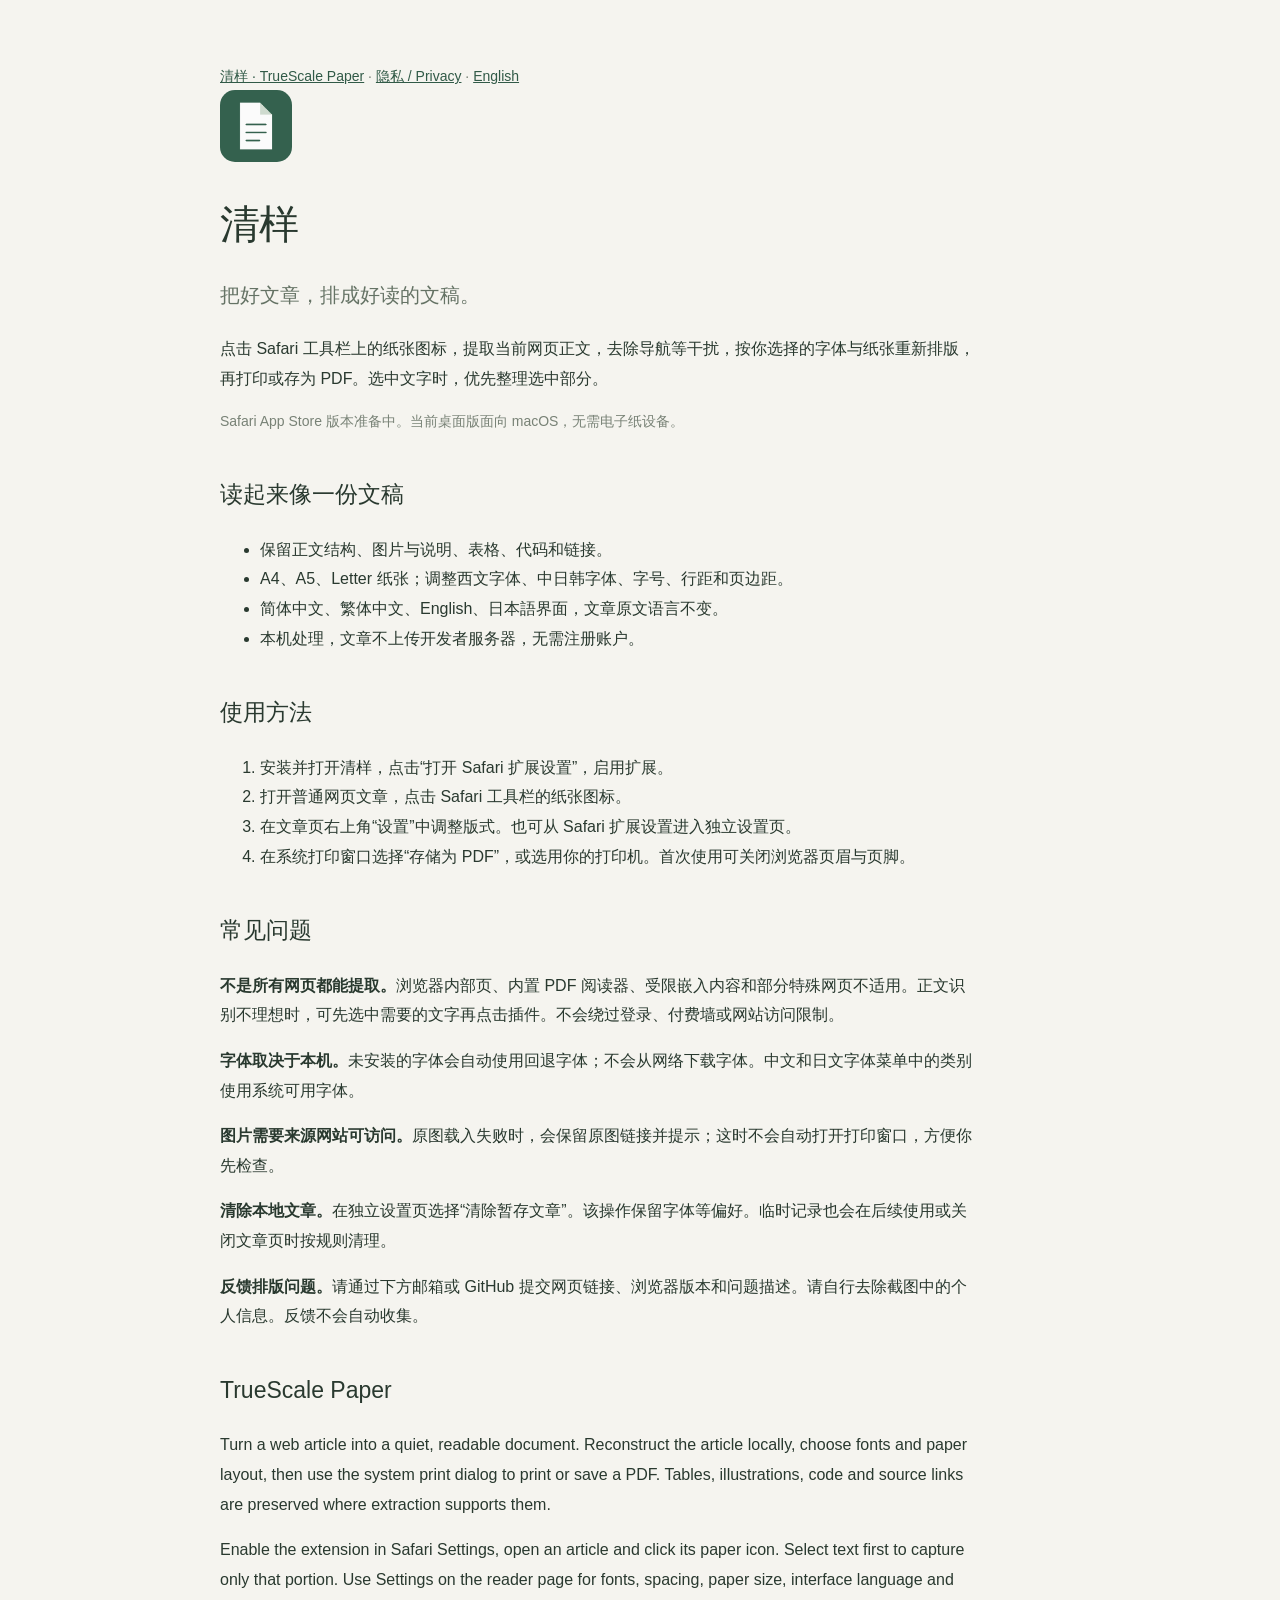
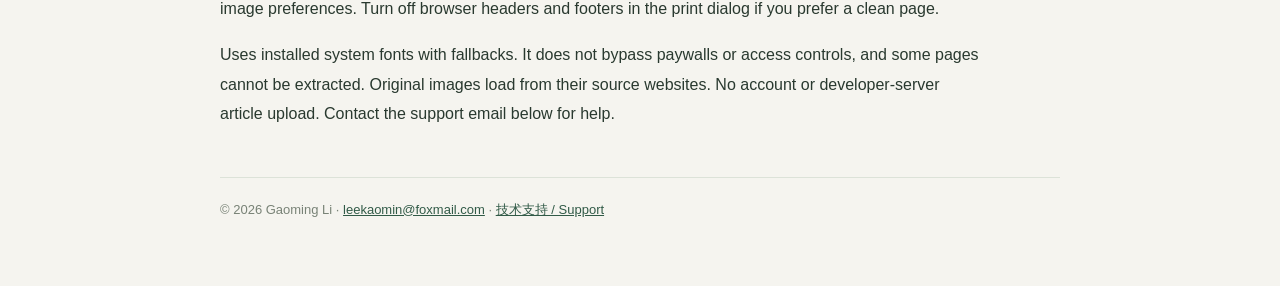
<file: site/paper/index.html>
<!doctype html><html lang="zh-Hans"><head><meta charset="utf-8"><meta name="viewport" content="width=device-width,initial-scale=1"><title>清样 — 网页排版与 PDF · TrueScale Paper</title><meta name="description" content="清样 TrueScale Paper — 本机网页排版、打印与 PDF。支持中英文和日语，保留正文、图表与代码。"><link rel="stylesheet" href="style.css"></head><body><main><nav><a href="index.html">清样 · TrueScale Paper</a> · <a href="privacy.html">隐私 / Privacy</a> · <a href="#english">English</a></nav><img class="icon" src="icon.png" alt="清样图标"><h1>清样</h1><p class="intro">把好文章，排成好读的文稿。</p><p>点击 Safari 工具栏上的纸张图标，提取当前网页正文，去除导航等干扰，按你选择的字体与纸张重新排版，再打印或存为 PDF。选中文字时，优先整理选中部分。</p><p class="note">Safari App Store 版本准备中。当前桌面版面向 macOS，无需电子纸设备。</p><h2>读起来像一份文稿</h2><ul><li>保留正文结构、图片与说明、表格、代码和链接。</li><li>A4、A5、Letter 纸张；调整西文字体、中日韩字体、字号、行距和页边距。</li><li>简体中文、繁体中文、English、日本語界面，文章原文语言不变。</li><li>本机处理，文章不上传开发者服务器，无需注册账户。</li></ul><h2>使用方法</h2><ol><li>安装并打开清样，点击“打开 Safari 扩展设置”，启用扩展。</li><li>打开普通网页文章，点击 Safari 工具栏的纸张图标。</li><li>在文章页右上角“设置”中调整版式。也可从 Safari 扩展设置进入独立设置页。</li><li>在系统打印窗口选择“存储为 PDF”，或选用你的打印机。首次使用可关闭浏览器页眉与页脚。</li></ol><h2>常见问题</h2><p><strong>不是所有网页都能提取。</strong>浏览器内部页、内置 PDF 阅读器、受限嵌入内容和部分特殊网页不适用。正文识别不理想时，可先选中需要的文字再点击插件。不会绕过登录、付费墙或网站访问限制。</p><p><strong>字体取决于本机。</strong>未安装的字体会自动使用回退字体；不会从网络下载字体。中文和日文字体菜单中的类别使用系统可用字体。</p><p><strong>图片需要来源网站可访问。</strong>原图载入失败时，会保留原图链接并提示；这时不会自动打开打印窗口，方便你先检查。</p><p><strong>清除本地文章。</strong>在独立设置页选择“清除暂存文章”。该操作保留字体等偏好。临时记录也会在后续使用或关闭文章页时按规则清理。</p><p><strong>反馈排版问题。</strong>请通过下方邮箱或 GitHub 提交网页链接、浏览器版本和问题描述。请自行去除截图中的个人信息。反馈不会自动收集。</p><section id="english" lang="en"><h2>TrueScale Paper</h2><p>Turn a web article into a quiet, readable document. Reconstruct the article locally, choose fonts and paper layout, then use the system print dialog to print or save a PDF. Tables, illustrations, code and source links are preserved where extraction supports them.</p><p>Enable the extension in Safari Settings, open an article and click its paper icon. Select text first to capture only that portion. Use Settings on the reader page for fonts, spacing, paper size, interface language and image preferences. Turn off browser headers and footers in the print dialog if you prefer a clean page.</p><p>Uses installed system fonts with fallbacks. It does not bypass paywalls or access controls, and some pages cannot be extracted. Original images load from their source websites. No account or developer-server article upload. Contact the support email below for help.</p></section><footer>© 2026 Gaoming Li · <a href="mailto:leekaomin@foxmail.com">leekaomin@foxmail.com</a> · <a href="https://github.com/leekaomin380/eink-truescale-pdf/issues">技术支持 / Support</a></footer></main></body></html>
</file>
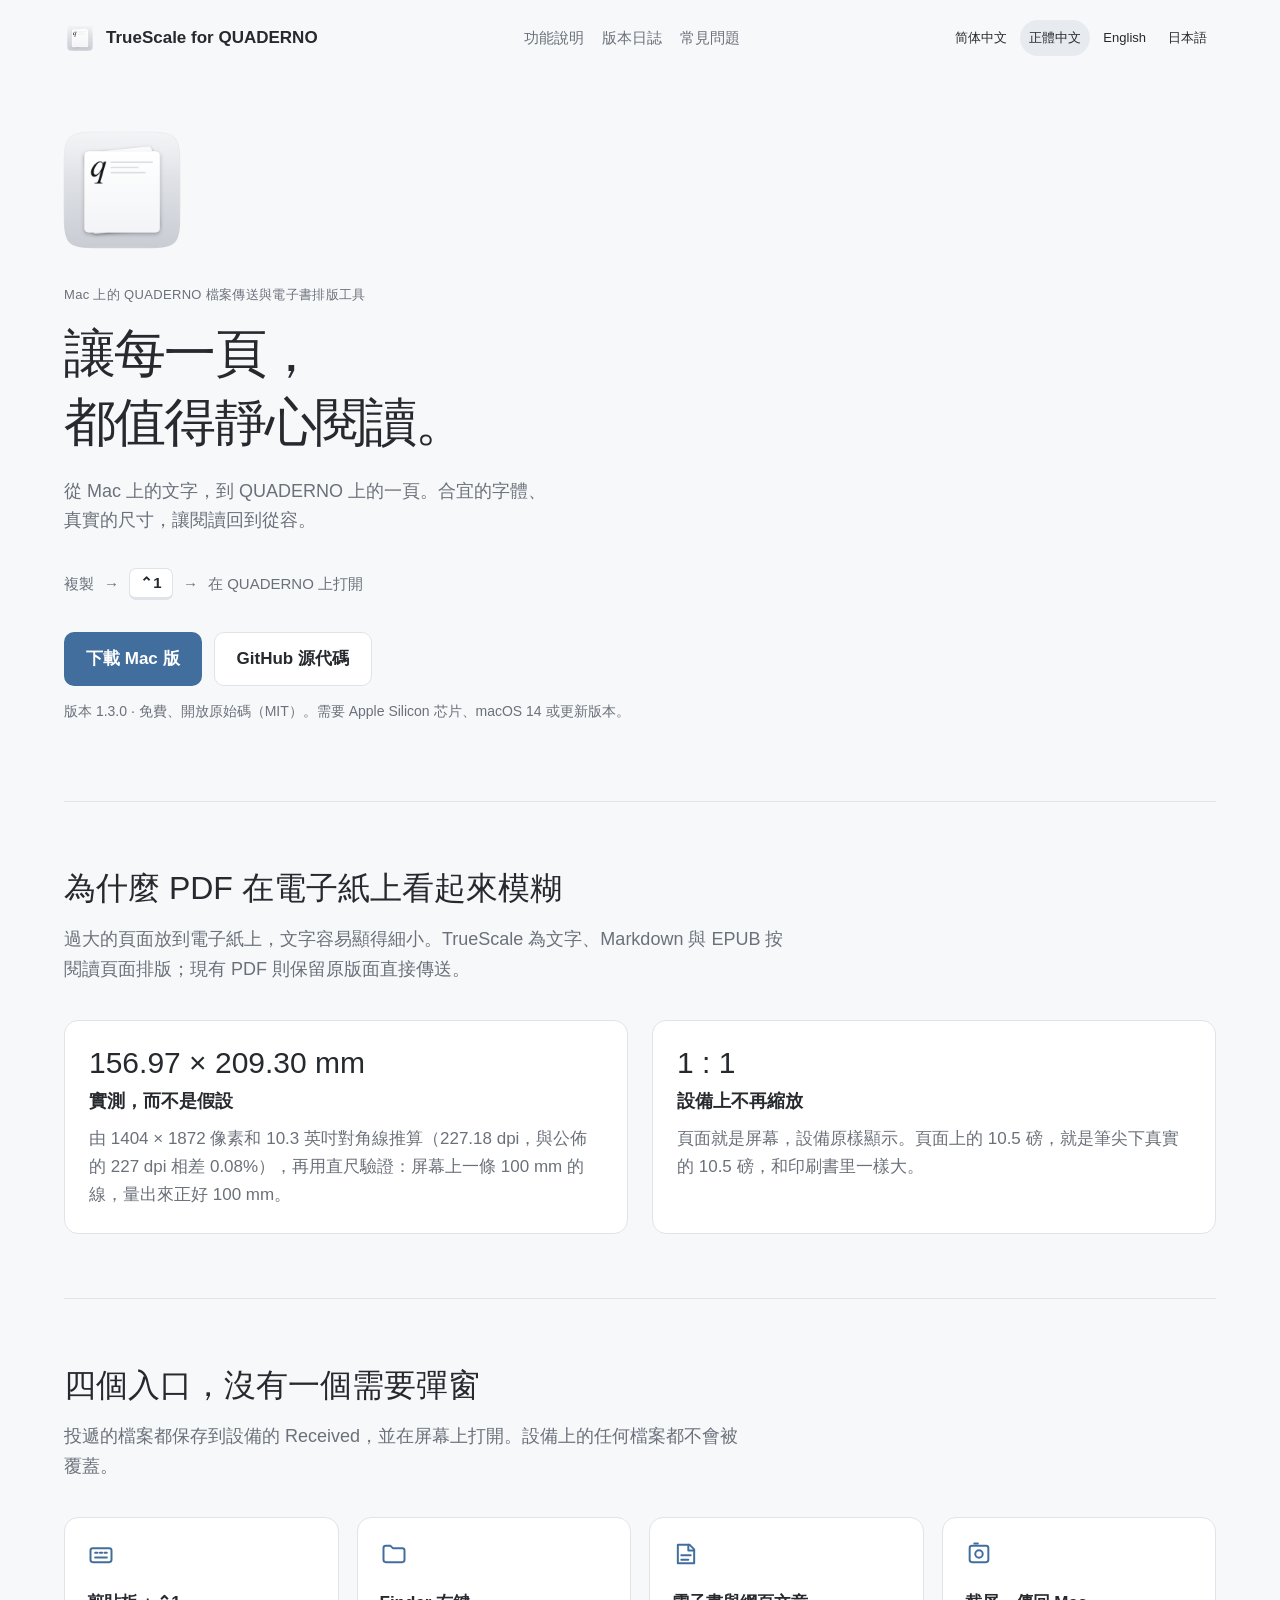
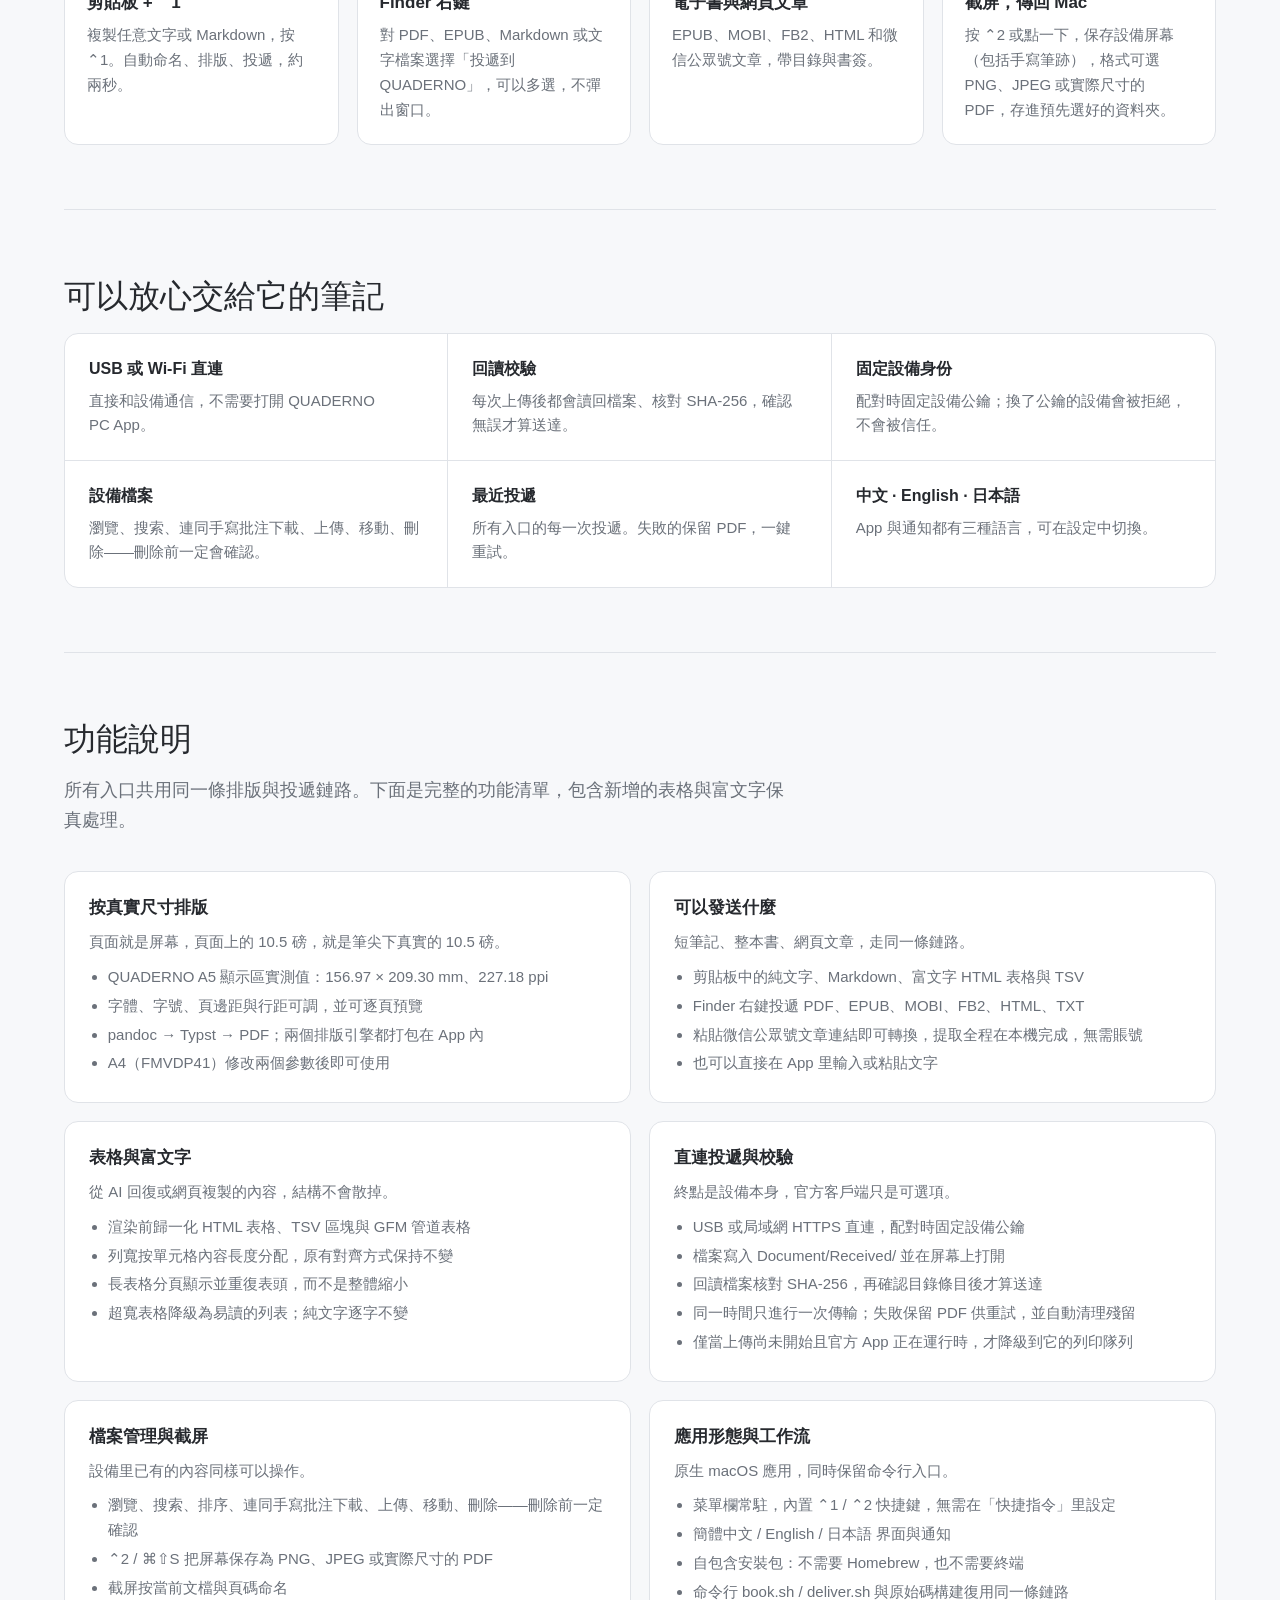
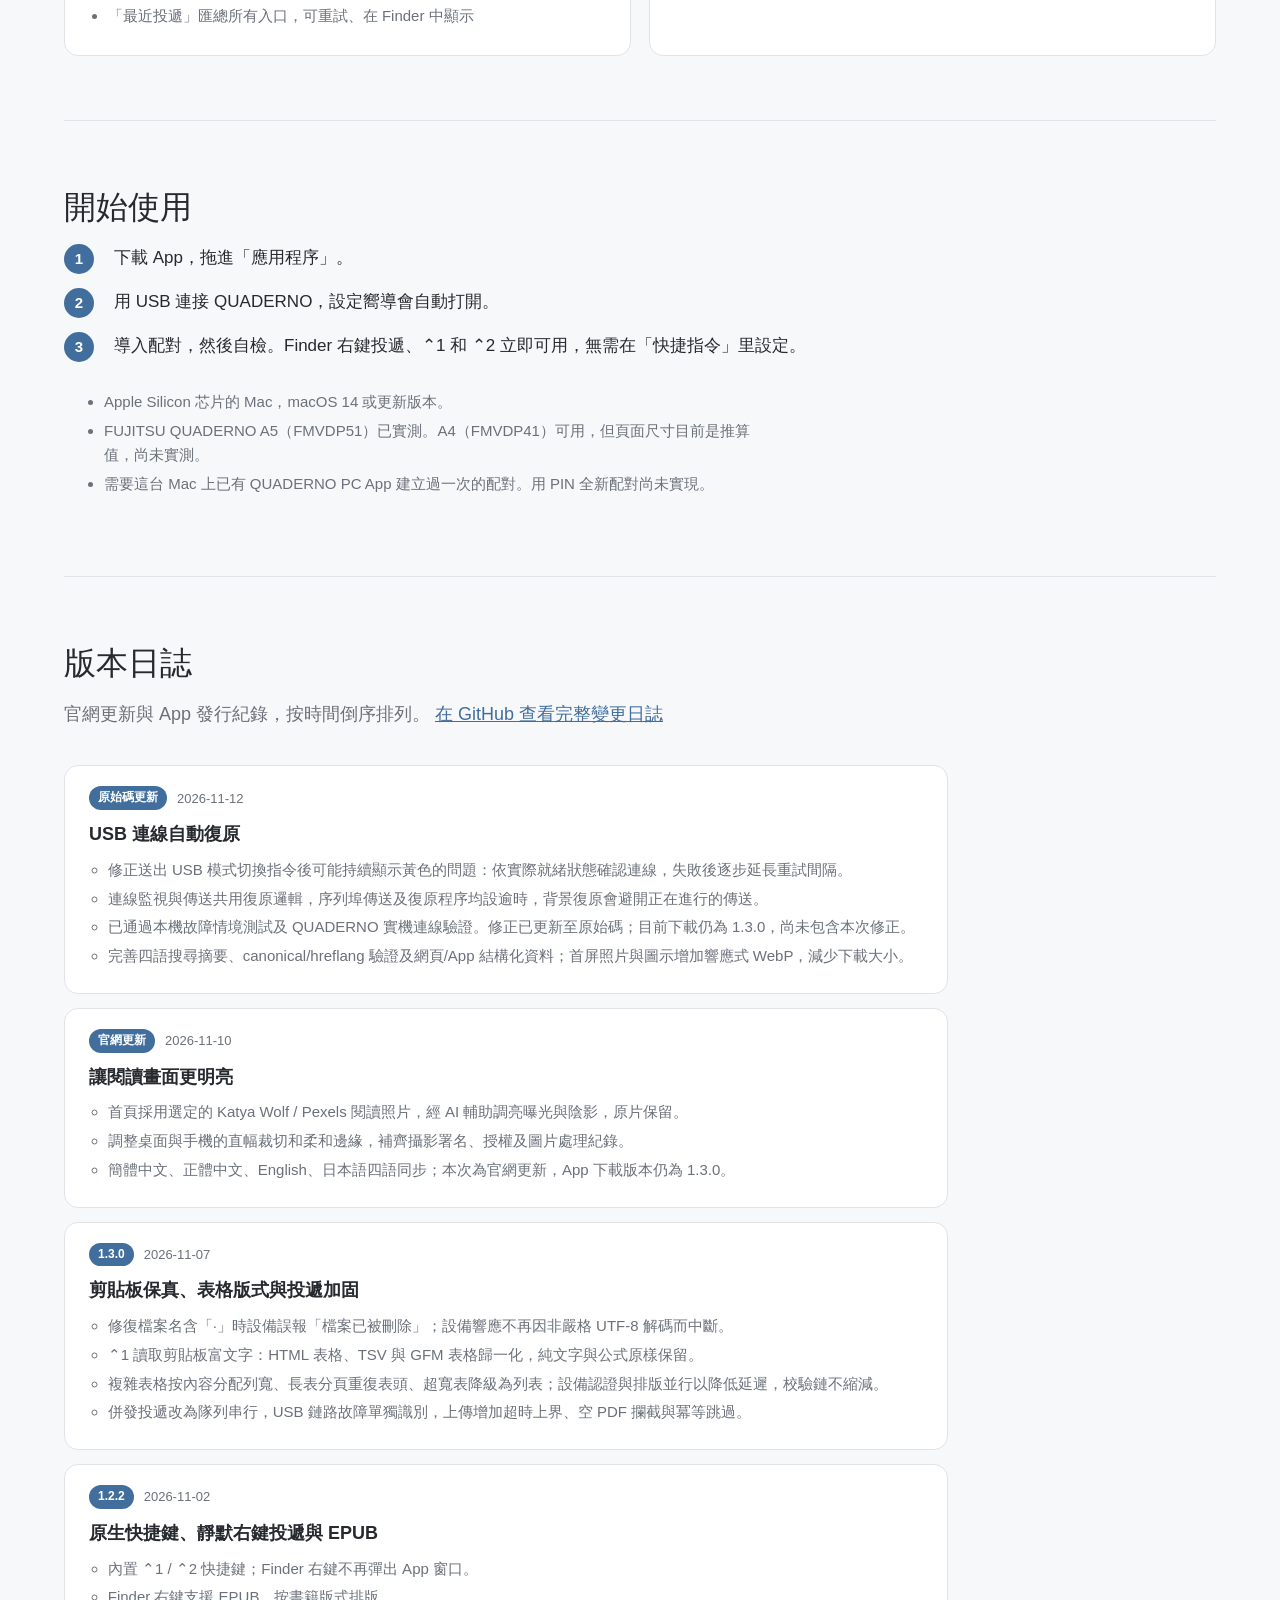
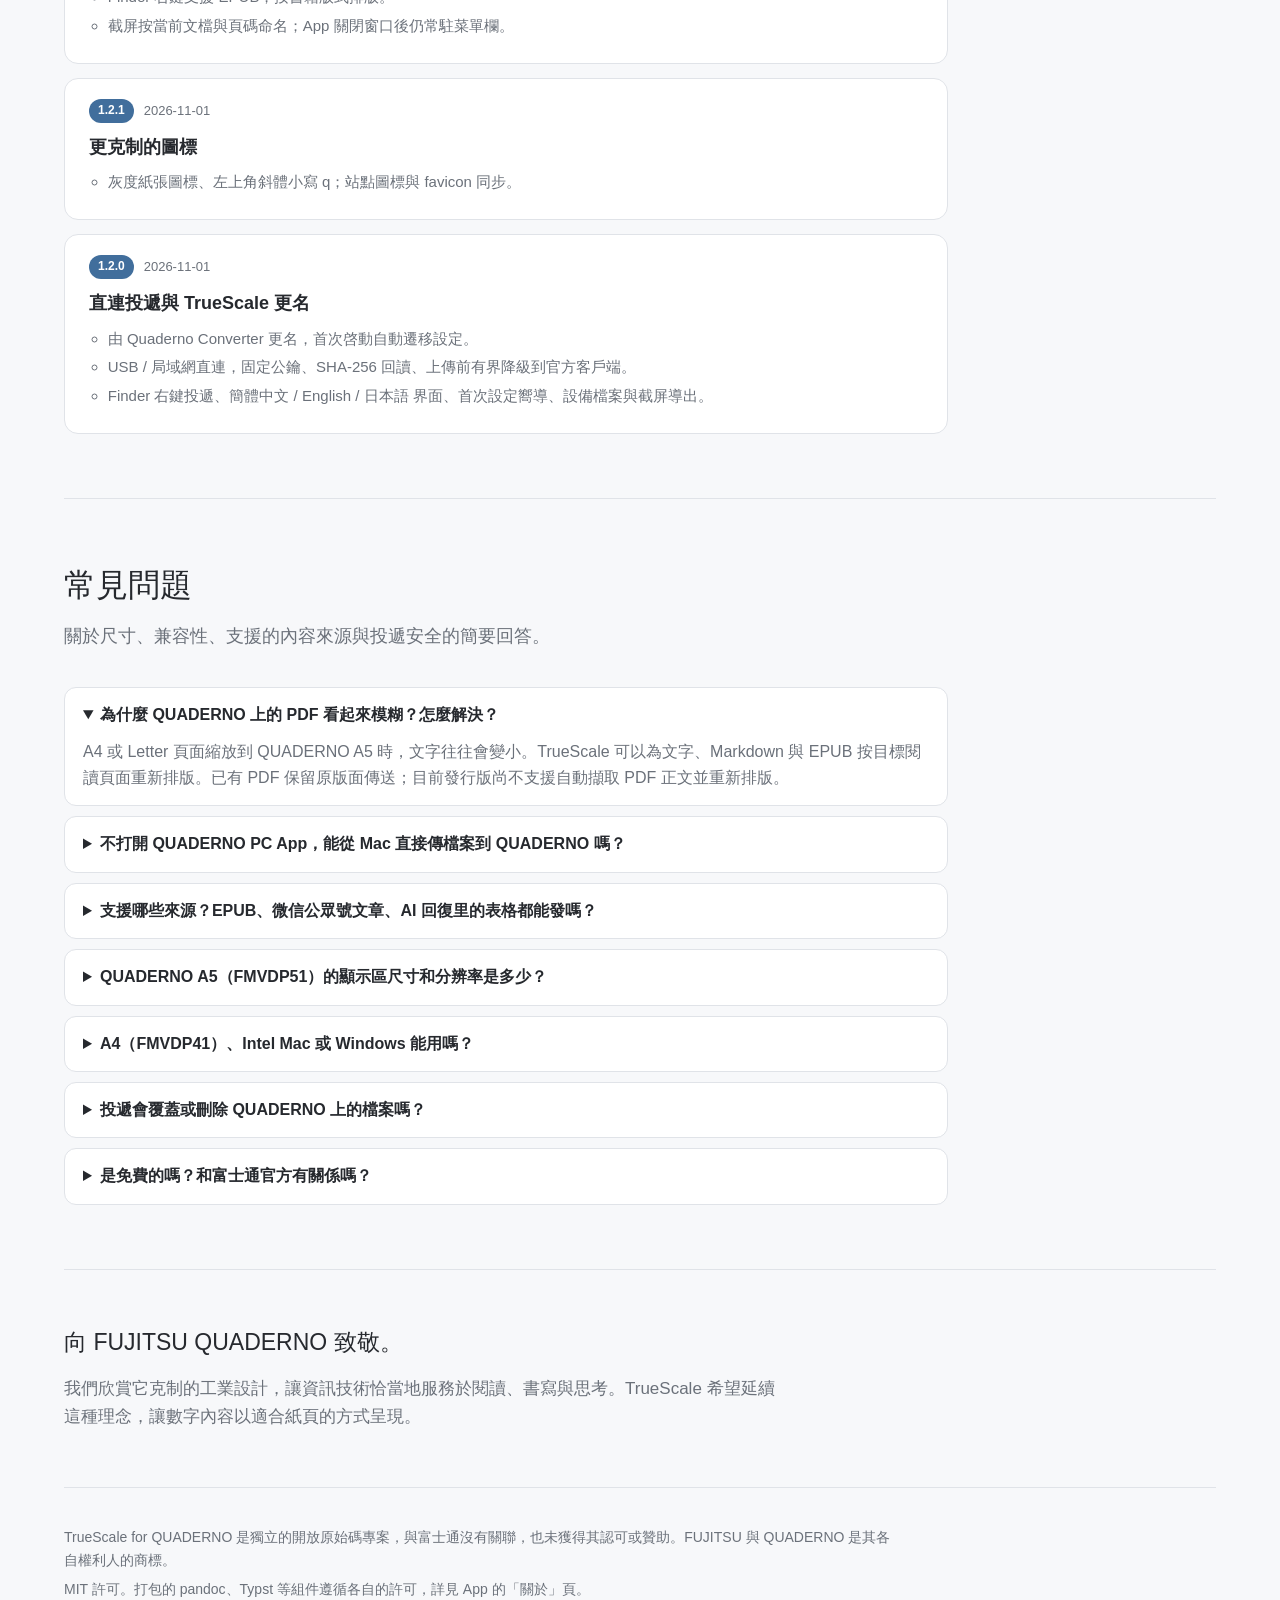
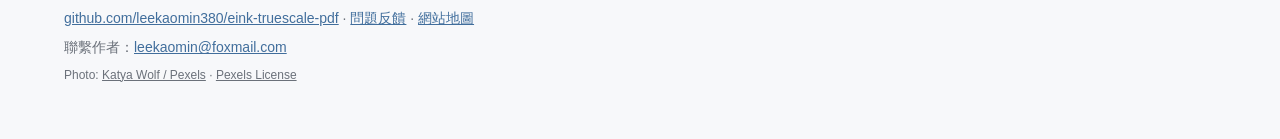
<file: site/zh-hant/index.html>
<!doctype html>
<html lang="zh-Hant">
<head>
<meta charset="utf-8">
<meta name="viewport" content="width=device-width, initial-scale=1">
<title>TrueScale for QUADERNO｜Mac 傳 PDF、EPUB 電子紙排版工具</title>
<meta name="description" content="從 Mac 透過 USB 或 Wi-Fi 向富士通 QUADERNO 傳 PDF，為 EPUB、Markdown 與文字按電子紙尺寸排版。免費開放原始碼，支援快速鍵傳送與傳輸驗證。現有 PDF 保留原版面。">
<meta name="author" content="leekaomin">
<meta name="robots" content="index, follow, max-snippet:-1, max-image-preview:large, max-video-preview:-1">
<meta name="theme-color" content="#f7f8fa">
<link rel="canonical" href="https://leekaomin380.github.io/eink-truescale-pdf/zh-hant/">
<link rel="alternate" hreflang="en" href="https://leekaomin380.github.io/eink-truescale-pdf/">
<link rel="alternate" hreflang="zh-Hans" href="https://leekaomin380.github.io/eink-truescale-pdf/zh/">
<link rel="alternate" hreflang="zh-CN" href="https://leekaomin380.github.io/eink-truescale-pdf/zh/">
<link rel="alternate" hreflang="zh-Hant" href="https://leekaomin380.github.io/eink-truescale-pdf/zh-hant/">
<link rel="alternate" hreflang="ja" href="https://leekaomin380.github.io/eink-truescale-pdf/ja/">
<link rel="alternate" hreflang="x-default" href="https://leekaomin380.github.io/eink-truescale-pdf/">
<link rel="icon" href="../assets/favicon.png">
<link rel="stylesheet" href="../assets/site.css?v=53a6158e93e2">
<link rel="preload" as="image" type="image/webp" href="../assets/reading-coffee-8715935-bright.webp" imagesrcset="../assets/reading-coffee-8715935-bright-640.webp 640w, ../assets/reading-coffee-8715935-bright.webp 1024w" imagesizes="(max-width: 860px) calc(100vw - 32px), (max-width: 1200px) 58vw, 672px" fetchpriority="high">
<link rel="sitemap" type="application/xml" href="../sitemap.xml">
<meta property="og:type" content="website">
<meta property="og:site_name" content="TrueScale for QUADERNO">
<meta property="og:locale" content="zh_TW">
<meta property="og:locale:alternate" content="en_US">
<meta property="og:locale:alternate" content="zh_CN">
<meta property="og:locale:alternate" content="ja_JP">
<meta property="og:title" content="TrueScale for QUADERNO｜Mac 傳 PDF、EPUB 電子紙排版工具">
<meta property="og:description" content="從 Mac 透過 USB 或 Wi-Fi 向富士通 QUADERNO 傳 PDF，為 EPUB、Markdown 與文字按電子紙尺寸排版。免費開放原始碼，支援快速鍵傳送與傳輸驗證。現有 PDF 保留原版面。">
<meta property="og:url" content="https://leekaomin380.github.io/eink-truescale-pdf/zh-hant/">
<meta property="og:image" content="https://leekaomin380.github.io/eink-truescale-pdf/assets/og-card.png">
<meta property="og:image:width" content="1200">
<meta property="og:image:height" content="630">
<meta property="og:image:alt" content="TrueScale for QUADERNO —— 按真實物理尺寸排版的 QUADERNO A5 頁面">
<meta name="twitter:card" content="summary_large_image">
<meta name="twitter:title" content="TrueScale for QUADERNO｜Mac 傳 PDF、EPUB 電子紙排版工具">
<meta name="twitter:description" content="從 Mac 透過 USB 或 Wi-Fi 向富士通 QUADERNO 傳 PDF，為 EPUB、Markdown 與文字按電子紙尺寸排版。免費開放原始碼，支援快速鍵傳送與傳輸驗證。現有 PDF 保留原版面。">
<meta name="twitter:image" content="https://leekaomin380.github.io/eink-truescale-pdf/assets/og-card.png">
<script type="application/ld+json">
{
  "@context": "https://schema.org",
  "@graph": [
    {
      "@type": "WebSite",
      "@id": "https://leekaomin380.github.io/eink-truescale-pdf/#website",
      "url": "https://leekaomin380.github.io/eink-truescale-pdf/",
      "name": "TrueScale for QUADERNO",
      "inLanguage": [
        "en",
        "zh-Hans",
        "zh-Hant",
        "ja"
      ],
      "publisher": {
        "@type": "Person",
        "name": "leekaomin",
        "email": "leekaomin@foxmail.com"
      }
    },
    {
      "@type": "SoftwareApplication",
      "@id": "https://leekaomin380.github.io/eink-truescale-pdf/#app",
      "name": "TrueScale for QUADERNO",
      "alternateName": [
        "TrueScale",
        "True Scale",
        "TrueScale PDF",
        "QUADERNO PDF 转换器"
      ],
      "url": "https://leekaomin380.github.io/eink-truescale-pdf/zh-hant/",
      "description": "免費的開放原始碼 Mac App，為 QUADERNO 排版文字、Markdown 和 EPUB，通過 USB 或 Wi-Fi 直接投遞文檔。現有 PDF 支援直接投遞。",
      "applicationCategory": "UtilitiesApplication",
      "applicationSubCategory": "E-ink / e-paper document tools",
      "operatingSystem": "macOS 14 or later (Apple Silicon)",
      "softwareVersion": "1.3.0",
      "dateModified": "2026-11-07",
      "isAccessibleForFree": true,
      "inLanguage": [
        "en",
        "zh-Hans",
        "ja"
      ],
      "license": "https://github.com/leekaomin380/eink-truescale-pdf/blob/master/LICENSE",
      "releaseNotes": "https://github.com/leekaomin380/eink-truescale-pdf/releases/tag/v1.3.0",
      "downloadUrl": "https://github.com/leekaomin380/eink-truescale-pdf/releases/latest",
      "installUrl": "https://github.com/leekaomin380/eink-truescale-pdf/releases/latest",
      "image": "https://leekaomin380.github.io/eink-truescale-pdf/assets/icon.png",
      "featureList": [
        "按真實尺寸排版",
        "可以發送什麼",
        "表格與富文字",
        "直連投遞與校驗",
        "檔案管理與截屏",
        "應用形態與工作流"
      ],
      "author": {
        "@type": "Person",
        "name": "leekaomin",
        "email": "leekaomin@foxmail.com"
      },
      "offers": {
        "@type": "Offer",
        "price": "0",
        "priceCurrency": "USD",
        "availability": "https://schema.org/InStock"
      },
      "sameAs": [
        "https://github.com/leekaomin380/eink-truescale-pdf",
        "https://github.com/leekaomin380/eink-truescale-pdf/releases",
        "https://github.com/leekaomin380/eink-truescale-pdf/blob/master/CHANGELOG.md"
      ]
    },
    {
      "@type": "WebPage",
      "@id": "https://leekaomin380.github.io/eink-truescale-pdf/zh-hant/#webpage",
      "url": "https://leekaomin380.github.io/eink-truescale-pdf/zh-hant/",
      "name": "TrueScale for QUADERNO｜Mac 傳 PDF、EPUB 電子紙排版工具",
      "description": "從 Mac 透過 USB 或 Wi-Fi 向富士通 QUADERNO 傳 PDF，為 EPUB、Markdown 與文字按電子紙尺寸排版。免費開放原始碼，支援快速鍵傳送與傳輸驗證。現有 PDF 保留原版面。",
      "inLanguage": "zh-Hant",
      "isPartOf": {
        "@id": "https://leekaomin380.github.io/eink-truescale-pdf/#website"
      },
      "mainEntity": {
        "@id": "https://leekaomin380.github.io/eink-truescale-pdf/#app"
      },
      "hasPart": {
        "@id": "https://leekaomin380.github.io/eink-truescale-pdf/zh-hant/#faq"
      },
      "dateModified": "2026-11-14",
      "primaryImageOfPage": {
        "@type": "ImageObject",
        "url": "https://leekaomin380.github.io/eink-truescale-pdf/assets/og-card.png",
        "width": 1200,
        "height": 630
      }
    },
    {
      "@type": "FAQPage",
      "@id": "https://leekaomin380.github.io/eink-truescale-pdf/zh-hant/#faq",
      "inLanguage": "zh-Hant",
      "mainEntity": [
        {
          "@type": "Question",
          "name": "為什麼 QUADERNO 上的 PDF 看起來模糊？怎麼解決？",
          "acceptedAnswer": {
            "@type": "Answer",
            "text": "A4 或 Letter 頁面縮放到 QUADERNO A5 時，文字往往會變小。TrueScale 可以為文字、Markdown 與 EPUB 按目標閱讀頁面重新排版。已有 PDF 保留原版面傳送；目前發行版尚不支援自動擷取 PDF 正文並重新排版。"
          }
        },
        {
          "@type": "Question",
          "name": "不打開 QUADERNO PC App，能從 Mac 直接傳檔案到 QUADERNO 嗎？",
          "acceptedAnswer": {
            "@type": "Answer",
            "text": "可以。TrueScale 通過 USB 或局域網的 HTTPS 直連設備，配對資訊從官方 App 一次性導入，之後官方客戶端無需運行。若上傳開始前直連不可用、且官方 App 正在運行，會自動降級到它的列印隊列。"
          }
        },
        {
          "@type": "Question",
          "name": "支援哪些來源？EPUB、微信公眾號文章、AI 回復里的表格都能發嗎？",
          "acceptedAnswer": {
            "@type": "Answer",
            "text": "剪貼板純文字、Markdown 與富文字 HTML；Finder 中的 PDF、EPUB、MOBI、FB2、HTML、TXT；粘貼微信公眾號文章連結；以及 App 內直接輸入。AI 回復中的表格會從 HTML、TSV 或 GFM 管道表格歸一化，保留列寬與對齊。微信公眾號提取全程在本機完成。"
          }
        },
        {
          "@type": "Question",
          "name": "QUADERNO A5（FMVDP51）的顯示區尺寸和分辨率是多少？",
          "acceptedAnswer": {
            "@type": "Answer",
            "text": "10.3 英吋對角線、1404 × 1872 像素、227.18 ppi，顯示區 156.97 × 209.30 mm。用直尺量屏幕上 100 mm 的線，結果正好 100 mm。可下載的校准頁讓你在任何閱讀器上驗證同樣的 1:1 行為。"
          }
        },
        {
          "@type": "Question",
          "name": "A4（FMVDP41）、Intel Mac 或 Windows 能用嗎？",
          "acceptedAnswer": {
            "@type": "Answer",
            "text": "A4 可用，但頁面尺寸仍是推導值、尚未實測，使用前需改兩個參數。預編譯包僅支援 Apple Silicon 與 macOS 14 或更新版本；Intel Mac 可從原始碼按本機架構構建。不支援 Windows。"
          }
        },
        {
          "@type": "Question",
          "name": "投遞會覆蓋或刪除 QUADERNO 上的檔案嗎？",
          "acceptedAnswer": {
            "@type": "Answer",
            "text": "不會。檔案只寫入 Document/Received/ 並在屏幕上打開。移動與刪除只在「設備檔案」里由你明確操作且二次確認。每次上傳都會從設備回讀並核對 SHA-256，通過後才算送達。"
          }
        },
        {
          "@type": "Question",
          "name": "是免費的嗎？和富士通官方有關係嗎？",
          "acceptedAnswer": {
            "@type": "Answer",
            "text": "免費、開放原始碼，採用 MIT 許可。TrueScale for QUADERNO 是獨立項目，與富士通沒有關聯，也未獲得其認可或贊助。FUJITSU 與 QUADERNO 是其各自權利人的商標。"
          }
        }
      ]
    }
  ]
}
</script>
</head>
<body>
<div class="wrap">
  <header>
    <a class="brand" href="../index.html"><img src="../assets/favicon.png" alt="" width="32" height="32"><span>TrueScale for QUADERNO</span></a>
    <nav class="topnav" aria-label="頁面導航">
      <a href="#features">功能說明</a>
      <a href="#changelog">版本日誌</a>
      <a href="#faq">常見問題</a>
    </nav>
    <nav class="langs" aria-label="語言">
<a href="../zh/" hreflang="zh-Hans" lang="zh-Hans">简体中文</a>
<a href="../zh-hant/" hreflang="zh-Hant" lang="zh-Hant" aria-current="page">正體中文</a>
<a href="../" hreflang="en" lang="en">English</a>
<a href="../ja/" hreflang="ja" lang="ja">日本語</a>
    </nav>
  </header>

  <main>
    <div class="hero">
      <div class="hero-photo" aria-hidden="true"><picture>
        <source type="image/webp" srcset="../assets/reading-coffee-8715935-bright-640.webp 640w, ../assets/reading-coffee-8715935-bright.webp 1024w" sizes="(max-width: 860px) calc(100vw - 32px), (max-width: 1200px) 58vw, 672px">
        <img src="../assets/reading-coffee-8715935-bright.jpg" alt="" width="1024" height="1536" fetchpriority="high" decoding="async">
      </picture></div>
      <div class="hero-copy">
      <img class="hero-icon" src="../assets/icon-384.webp" srcset="../assets/icon-192.webp 192w, ../assets/icon-384.webp 384w" sizes="(max-width: 860px) 112px, 144px" alt="TrueScale" width="144" height="144">
      <p class="product-label">Mac 上的 QUADERNO 檔案傳送與電子書排版工具</p>
      <h1>讓每一頁，
都值得靜心閱讀。</h1>
      <p class="lead">從 Mac 上的文字，到 QUADERNO 上的一頁。合宜的字體、真實的尺寸，讓閱讀回到從容。</p>
      <div class="flow" aria-hidden="true">
        <span>複製</span><span>→</span><span class="key">⌃1</span><span>→</span><span>在 QUADERNO 上打開</span>
      </div>
      <div class="actions">
        <a class="button primary" href="https://github.com/leekaomin380/eink-truescale-pdf/releases/latest">下載 Mac 版</a>
        <a class="button secondary" href="https://github.com/leekaomin380/eink-truescale-pdf">GitHub 源代碼</a>
      </div>
      <p class="note">版本 <span id="version">1.3.0</span> · 免費、開放原始碼（MIT）。需要 Apple Silicon 芯片、macOS 14 或更新版本。</p>
      </div>
    </div>

    <section id="why">
      <div class="wrap">
        <h2>為什麼 PDF 在電子紙上看起來模糊</h2>
        <p class="intro">過大的頁面放到電子紙上，文字容易顯得細小。TrueScale 為文字、Markdown 與 EPUB 按閱讀頁面排版；現有 PDF 則保留原版面直接傳送。</p>
        <div class="why">
          <div class="panel">
            <div class="figure">156.97 × 209.30 mm</div>
            <h3>實測，而不是假設</h3>
            <p>由 1404 × 1872 像素和 10.3 英吋對角線推算（227.18 dpi，與公佈的 227 dpi 相差 0.08%），再用直尺驗證：屏幕上一條 100 mm 的線，量出來正好 100 mm。</p>
          </div>
          <div class="panel">
            <div class="figure">1 : 1</div>
            <h3>設備上不再縮放</h3>
            <p>頁面就是屏幕，設備原樣顯示。頁面上的 10.5 磅，就是筆尖下真實的 10.5 磅，和印刷書里一樣大。</p>
          </div>
        </div>
      </div>
    </section>

    <section id="ways">
      <div class="wrap">
        <h2>四個入口，沒有一個需要彈窗</h2>
        <p class="intro">投遞的檔案都保存到設備的 Received，並在屏幕上打開。設備上的任何檔案都不會被覆蓋。</p>
        <div class="ways">
          <div class="way">
            <svg viewBox="0 0 24 24" aria-hidden="true"><rect x="3" y="7" width="18" height="12" rx="2"/><path d="M7 11h2M11 11h2M15 11h2M7 15h10"/></svg>
            <h3>剪貼板 + ⌃1</h3>
            <p>複製任意文字或 Markdown，按 ⌃1。自動命名、排版、投遞，約兩秒。</p>
          </div>
          <div class="way">
            <svg viewBox="0 0 24 24" aria-hidden="true"><path d="M3 7a2 2 0 0 1 2-2h4l2 2h8a2 2 0 0 1 2 2v8a2 2 0 0 1-2 2H5a2 2 0 0 1-2-2z"/></svg>
            <h3>Finder 右鍵</h3>
            <p>對 PDF、EPUB、Markdown 或文字檔案選擇「投遞到 QUADERNO」，可以多選，不彈出窗口。</p>
          </div>
          <div class="way">
            <svg viewBox="0 0 24 24" aria-hidden="true"><path d="M5 4h10l4 4v12H5z"/><path d="M14 4v5h5M8 13h8M8 17h6"/></svg>
            <h3>電子書與網頁文章</h3>
            <p>EPUB、MOBI、FB2、HTML 和微信公眾號文章，帶目錄與書簽。</p>
          </div>
          <div class="way">
            <svg viewBox="0 0 24 24" aria-hidden="true"><rect x="4" y="5" width="16" height="14" rx="2"/><circle cx="12" cy="12" r="3.2"/><path d="M8 3h3"/></svg>
            <h3>截屏，傳回 Mac</h3>
            <p>按 ⌃2 或點一下，保存設備屏幕（包括手寫筆跡），格式可選 PNG、JPEG 或實際尺寸的 PDF，存進預先選好的資料夾。</p>
          </div>
        </div>
      </div>
    </section>

    <section id="trust">
      <div class="wrap">
        <h2>可以放心交給它的筆記</h2>
        <div class="features">
          <div class="feature"><h3>USB 或 Wi-Fi 直連</h3><p>直接和設備通信，不需要打開 QUADERNO PC App。</p></div>
          <div class="feature"><h3>回讀校驗</h3><p>每次上傳後都會讀回檔案、核對 SHA-256，確認無誤才算送達。</p></div>
          <div class="feature"><h3>固定設備身份</h3><p>配對時固定設備公鑰；換了公鑰的設備會被拒絕，不會被信任。</p></div>
          <div class="feature"><h3>設備檔案</h3><p>瀏覽、搜索、連同手寫批注下載、上傳、移動、刪除——刪除前一定會確認。</p></div>
          <div class="feature"><h3>最近投遞</h3><p>所有入口的每一次投遞。失敗的保留 PDF，一鍵重試。</p></div>
          <div class="feature"><h3>中文 · English · 日本語</h3><p>App 與通知都有三種語言，可在設定中切換。</p></div>
        </div>
      </div>
    </section>

    <section id="features">
      <div class="wrap">
        <h2>功能說明</h2>
        <p class="intro">所有入口共用同一條排版與投遞鏈路。下面是完整的功能清單，包含新增的表格與富文字保真處理。</p>
        <div class="capabilities">
          <article class="capability"><h3>按真實尺寸排版</h3><p>頁面就是屏幕，頁面上的 10.5 磅，就是筆尖下真實的 10.5 磅。</p><ul><li>QUADERNO A5 顯示區實測值：156.97 × 209.30 mm、227.18 ppi</li><li>字體、字號、頁邊距與行距可調，並可逐頁預覽</li><li>pandoc → Typst → PDF；兩個排版引擎都打包在 App 內</li><li>A4（FMVDP41）修改兩個參數後即可使用</li></ul></article>
          <article class="capability"><h3>可以發送什麼</h3><p>短筆記、整本書、網頁文章，走同一條鏈路。</p><ul><li>剪貼板中的純文字、Markdown、富文字 HTML 表格與 TSV</li><li>Finder 右鍵投遞 PDF、EPUB、MOBI、FB2、HTML、TXT</li><li>粘貼微信公眾號文章連結即可轉換，提取全程在本機完成，無需賬號</li><li>也可以直接在 App 里輸入或粘貼文字</li></ul></article>
          <article class="capability"><h3>表格與富文字</h3><p>從 AI 回復或網頁複製的內容，結構不會散掉。</p><ul><li>渲染前歸一化 HTML 表格、TSV 區塊與 GFM 管道表格</li><li>列寬按單元格內容長度分配，原有對齊方式保持不變</li><li>長表格分頁顯示並重復表頭，而不是整體縮小</li><li>超寬表格降級為易讀的列表；純文字逐字不變</li></ul></article>
          <article class="capability"><h3>直連投遞與校驗</h3><p>終點是設備本身，官方客戶端只是可選項。</p><ul><li>USB 或局域網 HTTPS 直連，配對時固定設備公鑰</li><li>檔案寫入 Document/Received/ 並在屏幕上打開</li><li>回讀檔案核對 SHA-256，再確認目錄條目後才算送達</li><li>同一時間只進行一次傳輸；失敗保留 PDF 供重試，並自動清理殘留</li><li>僅當上傳尚未開始且官方 App 正在運行時，才降級到它的列印隊列</li></ul></article>
          <article class="capability"><h3>檔案管理與截屏</h3><p>設備里已有的內容同樣可以操作。</p><ul><li>瀏覽、搜索、排序、連同手寫批注下載、上傳、移動、刪除——刪除前一定確認</li><li>⌃2 / ⌘⇧S 把屏幕保存為 PNG、JPEG 或實際尺寸的 PDF</li><li>截屏按當前文檔與頁碼命名</li><li>「最近投遞」匯總所有入口，可重試、在 Finder 中顯示</li></ul></article>
          <article class="capability"><h3>應用形態與工作流</h3><p>原生 macOS 應用，同時保留命令行入口。</p><ul><li>菜單欄常駐，內置 ⌃1 / ⌃2 快捷鍵，無需在「快捷指令」里設定</li><li>簡體中文 / English / 日本語 界面與通知</li><li>自包含安裝包：不需要 Homebrew，也不需要終端</li><li>命令行 book.sh / deliver.sh 與原始碼構建復用同一條鏈路</li></ul></article>
        </div>
      </div>
    </section>

    <section id="start">
      <div class="wrap">
        <h2>開始使用</h2>
        <ol class="steps">
          <li><div>下載 App，拖進「應用程序」。</div></li>
          <li><div>用 USB 連接 QUADERNO，設定嚮導會自動打開。</div></li>
          <li><div>導入配對，然後自檢。Finder 右鍵投遞、⌃1 和 ⌃2 立即可用，無需在「快捷指令」里設定。</div></li>
        </ol>
        <ul class="requirements">
          <li>Apple Silicon 芯片的 Mac，macOS 14 或更新版本。</li>
          <li>FUJITSU QUADERNO A5（FMVDP51）已實測。A4（FMVDP41）可用，但頁面尺寸目前是推算值，尚未實測。</li>
          <li>需要這台 Mac 上已有 QUADERNO PC App 建立過一次的配對。用 PIN 全新配對尚未實現。</li>
        </ul>
      </div>
    </section>

    <section id="changelog">
      <div class="wrap">
        <h2>版本日誌</h2>
        <p class="intro">官網更新與 App 發行紀錄，按時間倒序排列。 <a href="https://github.com/leekaomin380/eink-truescale-pdf/blob/master/CHANGELOG.md">在 GitHub 查看完整變更日誌</a></p>
        <ol class="releases">
          <li class="release"><div class="release-head"><span class="tag"><a href="https://github.com/leekaomin380/eink-truescale-pdf/blob/master/CHANGELOG.md#source-update--2026-11-12">原始碼更新</a></span><time datetime="2026-11-12">2026-11-12</time></div><h3>USB 連線自動復原</h3><ul><li>修正送出 USB 模式切換指令後可能持續顯示黃色的問題：依實際就緒狀態確認連線，失敗後逐步延長重試間隔。</li><li>連線監視與傳送共用復原邏輯，序列埠傳送及復原程序均設逾時，背景復原會避開正在進行的傳送。</li><li>已通過本機故障情境測試及 QUADERNO 實機連線驗證。修正已更新至原始碼；目前下載仍為 1.3.0，尚未包含本次修正。</li><li>完善四語搜尋摘要、canonical/hreflang 驗證及網頁/App 結構化資料；首屏照片與圖示增加響應式 WebP，減少下載大小。</li></ul></li>
          <li class="release"><div class="release-head"><span class="tag"><a href="https://github.com/leekaomin380/eink-truescale-pdf/blob/master/CHANGELOG.md">官網更新</a></span><time datetime="2026-11-10">2026-11-10</time></div><h3>讓閱讀畫面更明亮</h3><ul><li>首頁採用選定的 Katya Wolf / Pexels 閱讀照片，經 AI 輔助調亮曝光與陰影，原片保留。</li><li>調整桌面與手機的直幅裁切和柔和邊緣，補齊攝影署名、授權及圖片處理紀錄。</li><li>簡體中文、正體中文、English、日本語四語同步；本次為官網更新，App 下載版本仍為 1.3.0。</li></ul></li>
          <li class="release"><div class="release-head"><span class="tag"><a href="https://github.com/leekaomin380/eink-truescale-pdf/releases/tag/v1.3.0">1.3.0</a></span><time datetime="2026-11-07">2026-11-07</time></div><h3>剪貼板保真、表格版式與投遞加固</h3><ul><li>修復檔案名含「·」時設備誤報「檔案已被刪除」；設備響應不再因非嚴格 UTF-8 解碼而中斷。</li><li>⌃1 讀取剪貼板富文字：HTML 表格、TSV 與 GFM 表格歸一化，純文字與公式原樣保留。</li><li>複雜表格按內容分配列寬、長表分頁重復表頭、超寬表降級為列表；設備認證與排版並行以降低延遲，校驗鏈不縮減。</li><li>併發投遞改為隊列串行，USB 鏈路故障單獨識別，上傳增加超時上界、空 PDF 攔截與冪等跳過。</li></ul></li>
          <li class="release"><div class="release-head"><span class="tag"><a href="https://github.com/leekaomin380/eink-truescale-pdf/releases/tag/v1.2.2">1.2.2</a></span><time datetime="2026-11-02">2026-11-02</time></div><h3>原生快捷鍵、靜默右鍵投遞與 EPUB</h3><ul><li>內置 ⌃1 / ⌃2 快捷鍵；Finder 右鍵不再彈出 App 窗口。</li><li>Finder 右鍵支援 EPUB，按書籍版式排版。</li><li>截屏按當前文檔與頁碼命名；App 關閉窗口後仍常駐菜單欄。</li></ul></li>
          <li class="release"><div class="release-head"><span class="tag"><a href="https://github.com/leekaomin380/eink-truescale-pdf/releases/tag/v1.2.1">1.2.1</a></span><time datetime="2026-11-01">2026-11-01</time></div><h3>更克制的圖標</h3><ul><li>灰度紙張圖標、左上角斜體小寫 q；站點圖標與 favicon 同步。</li></ul></li>
          <li class="release"><div class="release-head"><span class="tag"><a href="https://github.com/leekaomin380/eink-truescale-pdf/releases/tag/v1.2.0">1.2.0</a></span><time datetime="2026-11-01">2026-11-01</time></div><h3>直連投遞與 TrueScale 更名</h3><ul><li>由 Quaderno Converter 更名，首次啓動自動遷移設定。</li><li>USB / 局域網直連，固定公鑰、SHA-256 回讀、上傳前有界降級到官方客戶端。</li><li>Finder 右鍵投遞、簡體中文 / English / 日本語 界面、首次設定嚮導、設備檔案與截屏導出。</li></ul></li>
        </ol>
      </div>
    </section>

    <section id="faq">
      <div class="wrap">
        <h2>常見問題</h2>
        <p class="intro">關於尺寸、兼容性、支援的內容來源與投遞安全的簡要回答。</p>
        <div class="faq">
          <details class="qa" open><summary>為什麼 QUADERNO 上的 PDF 看起來模糊？怎麼解決？</summary><p>A4 或 Letter 頁面縮放到 QUADERNO A5 時，文字往往會變小。TrueScale 可以為文字、Markdown 與 EPUB 按目標閱讀頁面重新排版。已有 PDF 保留原版面傳送；目前發行版尚不支援自動擷取 PDF 正文並重新排版。</p></details>
          <details class="qa"><summary>不打開 QUADERNO PC App，能從 Mac 直接傳檔案到 QUADERNO 嗎？</summary><p>可以。TrueScale 通過 USB 或局域網的 HTTPS 直連設備，配對資訊從官方 App 一次性導入，之後官方客戶端無需運行。若上傳開始前直連不可用、且官方 App 正在運行，會自動降級到它的列印隊列。</p></details>
          <details class="qa"><summary>支援哪些來源？EPUB、微信公眾號文章、AI 回復里的表格都能發嗎？</summary><p>剪貼板純文字、Markdown 與富文字 HTML；Finder 中的 PDF、EPUB、MOBI、FB2、HTML、TXT；粘貼微信公眾號文章連結；以及 App 內直接輸入。AI 回復中的表格會從 HTML、TSV 或 GFM 管道表格歸一化，保留列寬與對齊。微信公眾號提取全程在本機完成。</p></details>
          <details class="qa"><summary>QUADERNO A5（FMVDP51）的顯示區尺寸和分辨率是多少？</summary><p>10.3 英吋對角線、1404 × 1872 像素、227.18 ppi，顯示區 156.97 × 209.30 mm。用直尺量屏幕上 100 mm 的線，結果正好 100 mm。可下載的校准頁讓你在任何閱讀器上驗證同樣的 1:1 行為。</p></details>
          <details class="qa"><summary>A4（FMVDP41）、Intel Mac 或 Windows 能用嗎？</summary><p>A4 可用，但頁面尺寸仍是推導值、尚未實測，使用前需改兩個參數。預編譯包僅支援 Apple Silicon 與 macOS 14 或更新版本；Intel Mac 可從原始碼按本機架構構建。不支援 Windows。</p></details>
          <details class="qa"><summary>投遞會覆蓋或刪除 QUADERNO 上的檔案嗎？</summary><p>不會。檔案只寫入 Document/Received/ 並在屏幕上打開。移動與刪除只在「設備檔案」里由你明確操作且二次確認。每次上傳都會從設備回讀並核對 SHA-256，通過後才算送達。</p></details>
          <details class="qa"><summary>是免費的嗎？和富士通官方有關係嗎？</summary><p>免費、開放原始碼，採用 MIT 許可。TrueScale for QUADERNO 是獨立項目，與富士通沒有關聯，也未獲得其認可或贊助。FUJITSU 與 QUADERNO 是其各自權利人的商標。</p></details>
        </div>
      </div>
    </section>
    <section class="tribute">
      <h2>向 FUJITSU QUADERNO 致敬。</h2>
      <p>我們欣賞它克制的工業設計，讓資訊技術恰當地服務於閱讀、書寫與思考。TrueScale 希望延續這種理念，讓數字內容以適合紙頁的方式呈現。</p>
    </section>
  </main>

  <footer>
    <p>TrueScale for QUADERNO 是獨立的開放原始碼專案，與富士通沒有關聯，也未獲得其認可或贊助。FUJITSU 與 QUADERNO 是其各自權利人的商標。</p>
    <p>MIT 許可。打包的 pandoc、Typst 等組件遵循各自的許可，詳見 App 的「關於」頁。</p>
    <p><a href="https://github.com/leekaomin380/eink-truescale-pdf">github.com/leekaomin380/eink-truescale-pdf</a> · <a href="https://github.com/leekaomin380/eink-truescale-pdf/issues">問題反饋</a> · <a href="../sitemap.xml">網站地圖</a></p>
    <p>聯繫作者：<a href="mailto:leekaomin@foxmail.com">leekaomin@foxmail.com</a></p>
    <p class="photo-credit">Photo: <a href="https://www.pexels.com/photo/woman-reading-a-book-and-having-coffee-8715935/">Katya Wolf / Pexels</a> · <a href="https://www.pexels.com/license/">Pexels License</a></p>
  </footer>
</div>

<script>
// 页面里写的是发布时的版本；能连上 GitHub 时换成最新 Release，失败就保留原值。
fetch("https://api.github.com/repos/leekaomin380/eink-truescale-pdf/releases/latest")
  .then(r => r.ok ? r.json() : null)
  .then(release => {
    const tag = release && /^v?(\d+\.\d+\.\d+)$/.exec(release.tag_name || "");
    if (tag) document.getElementById("version").textContent = tag[1];
  })
  .catch(() => {});
</script>
</body>
</html>
</file>
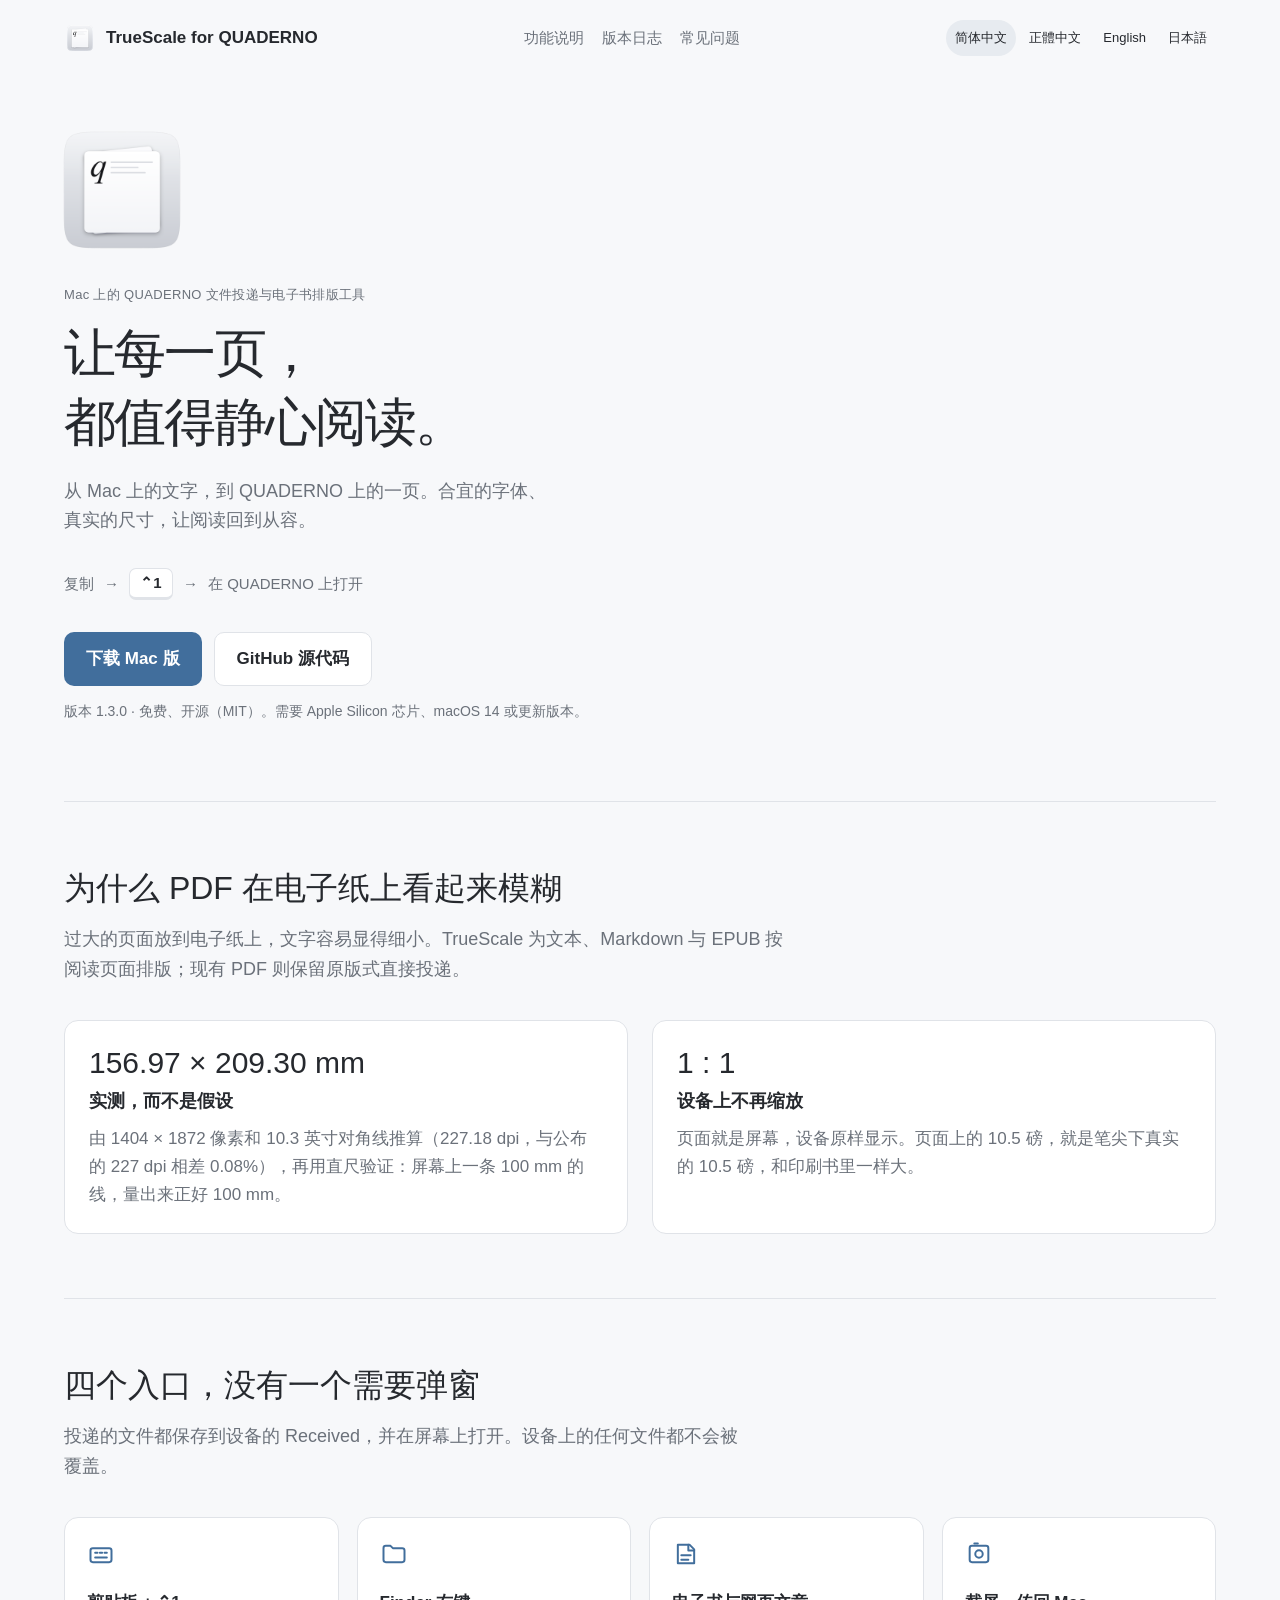
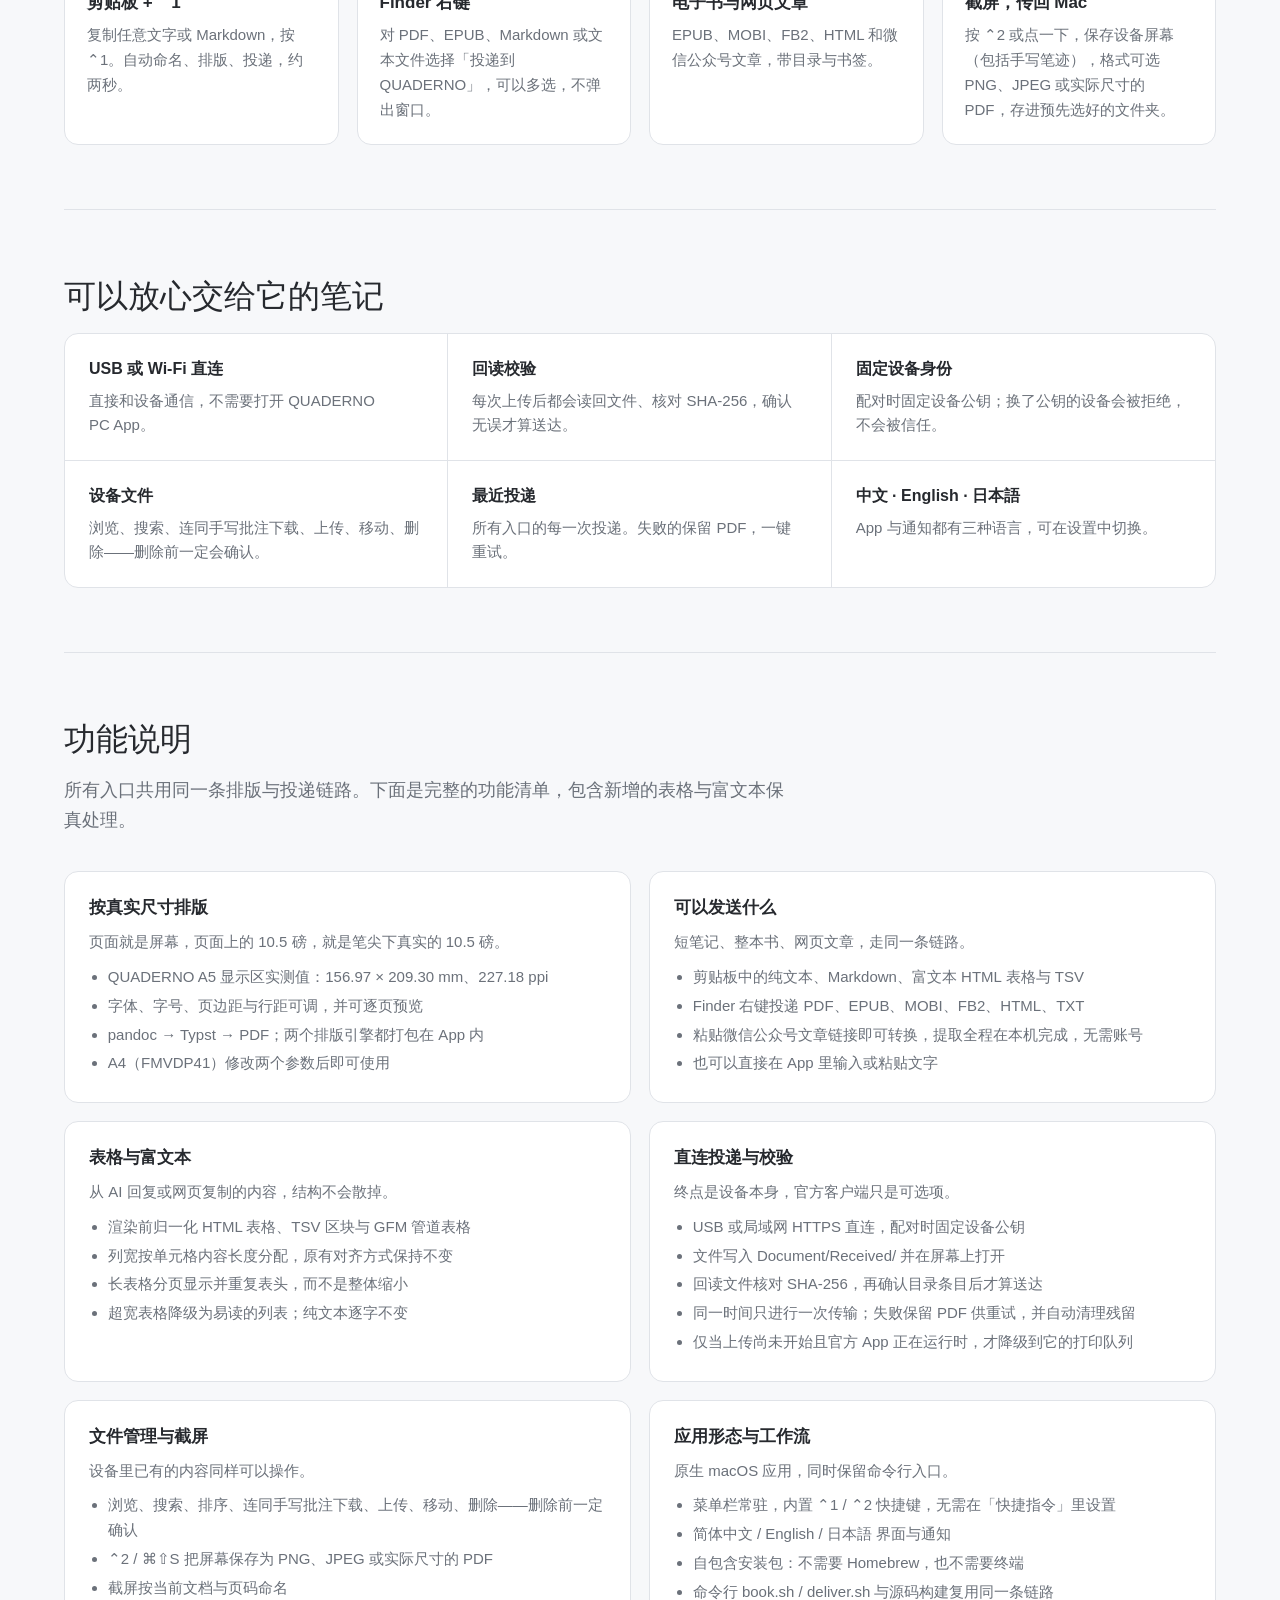
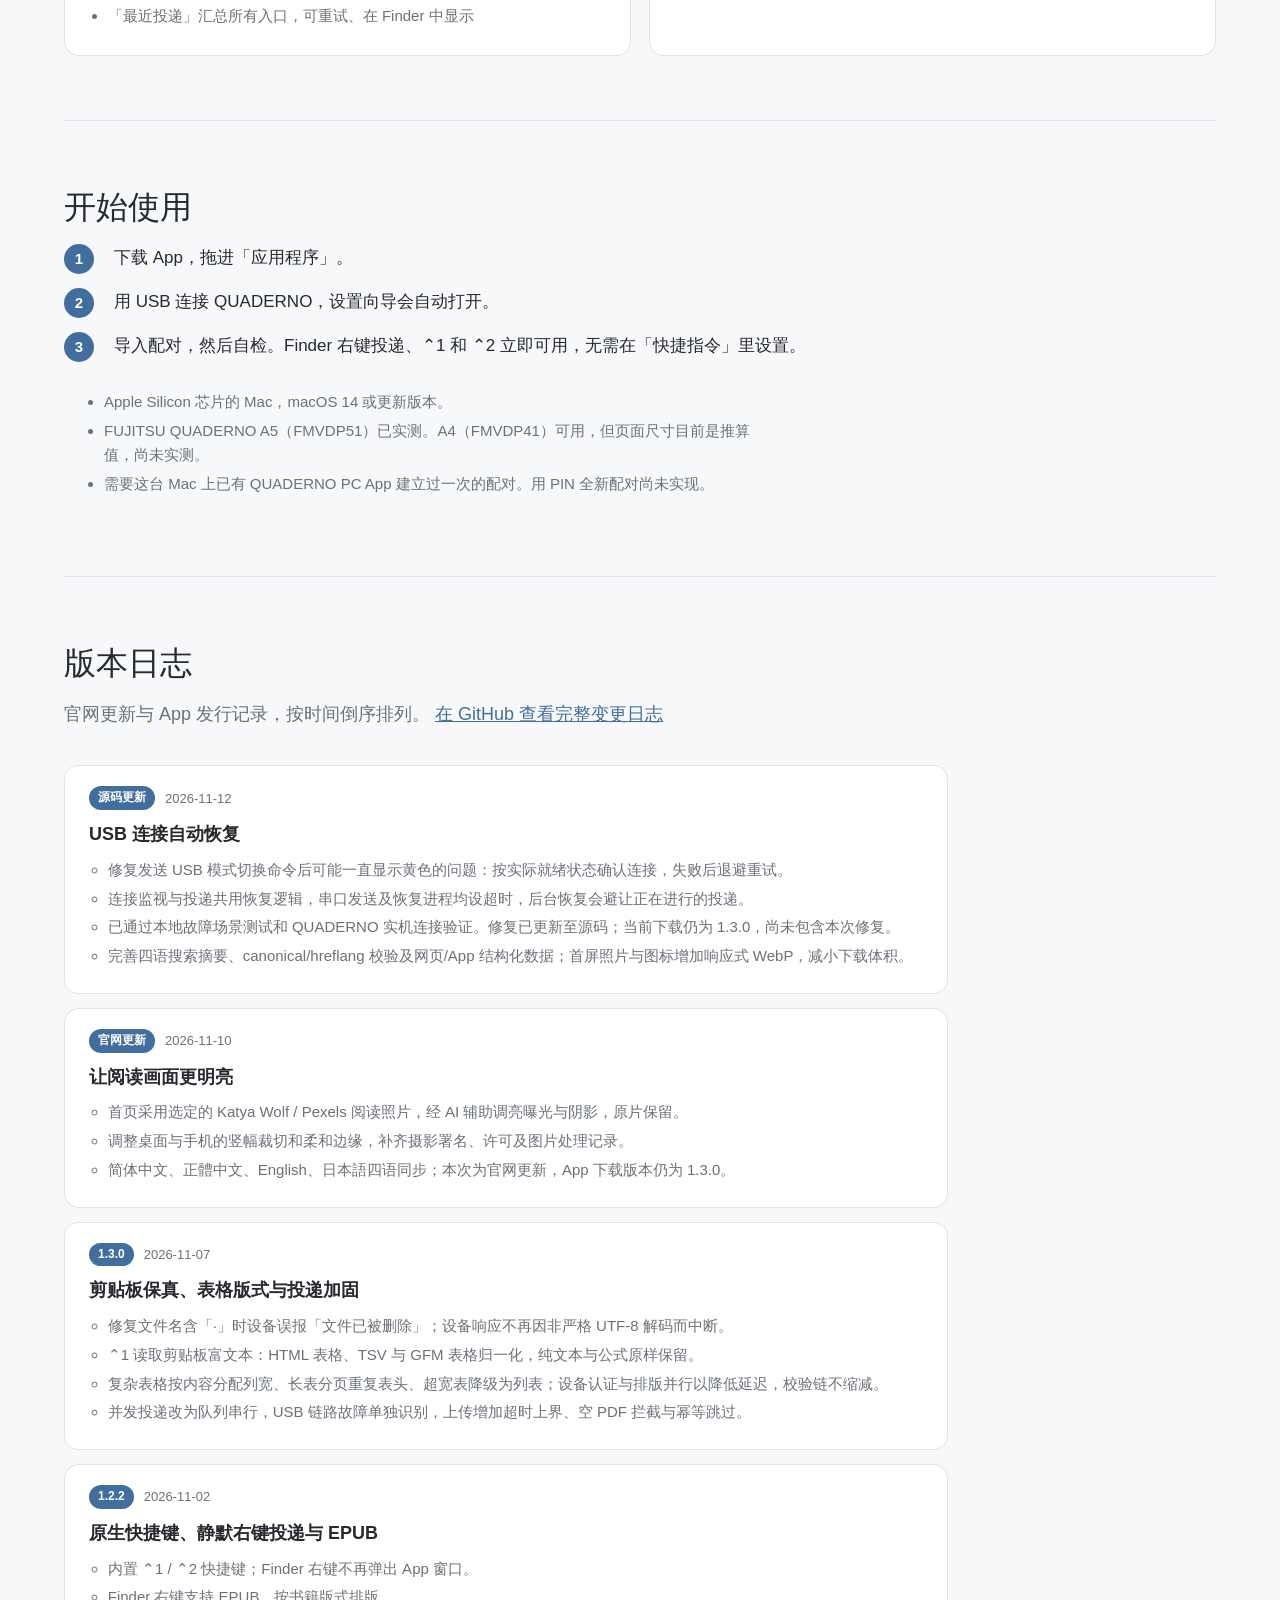
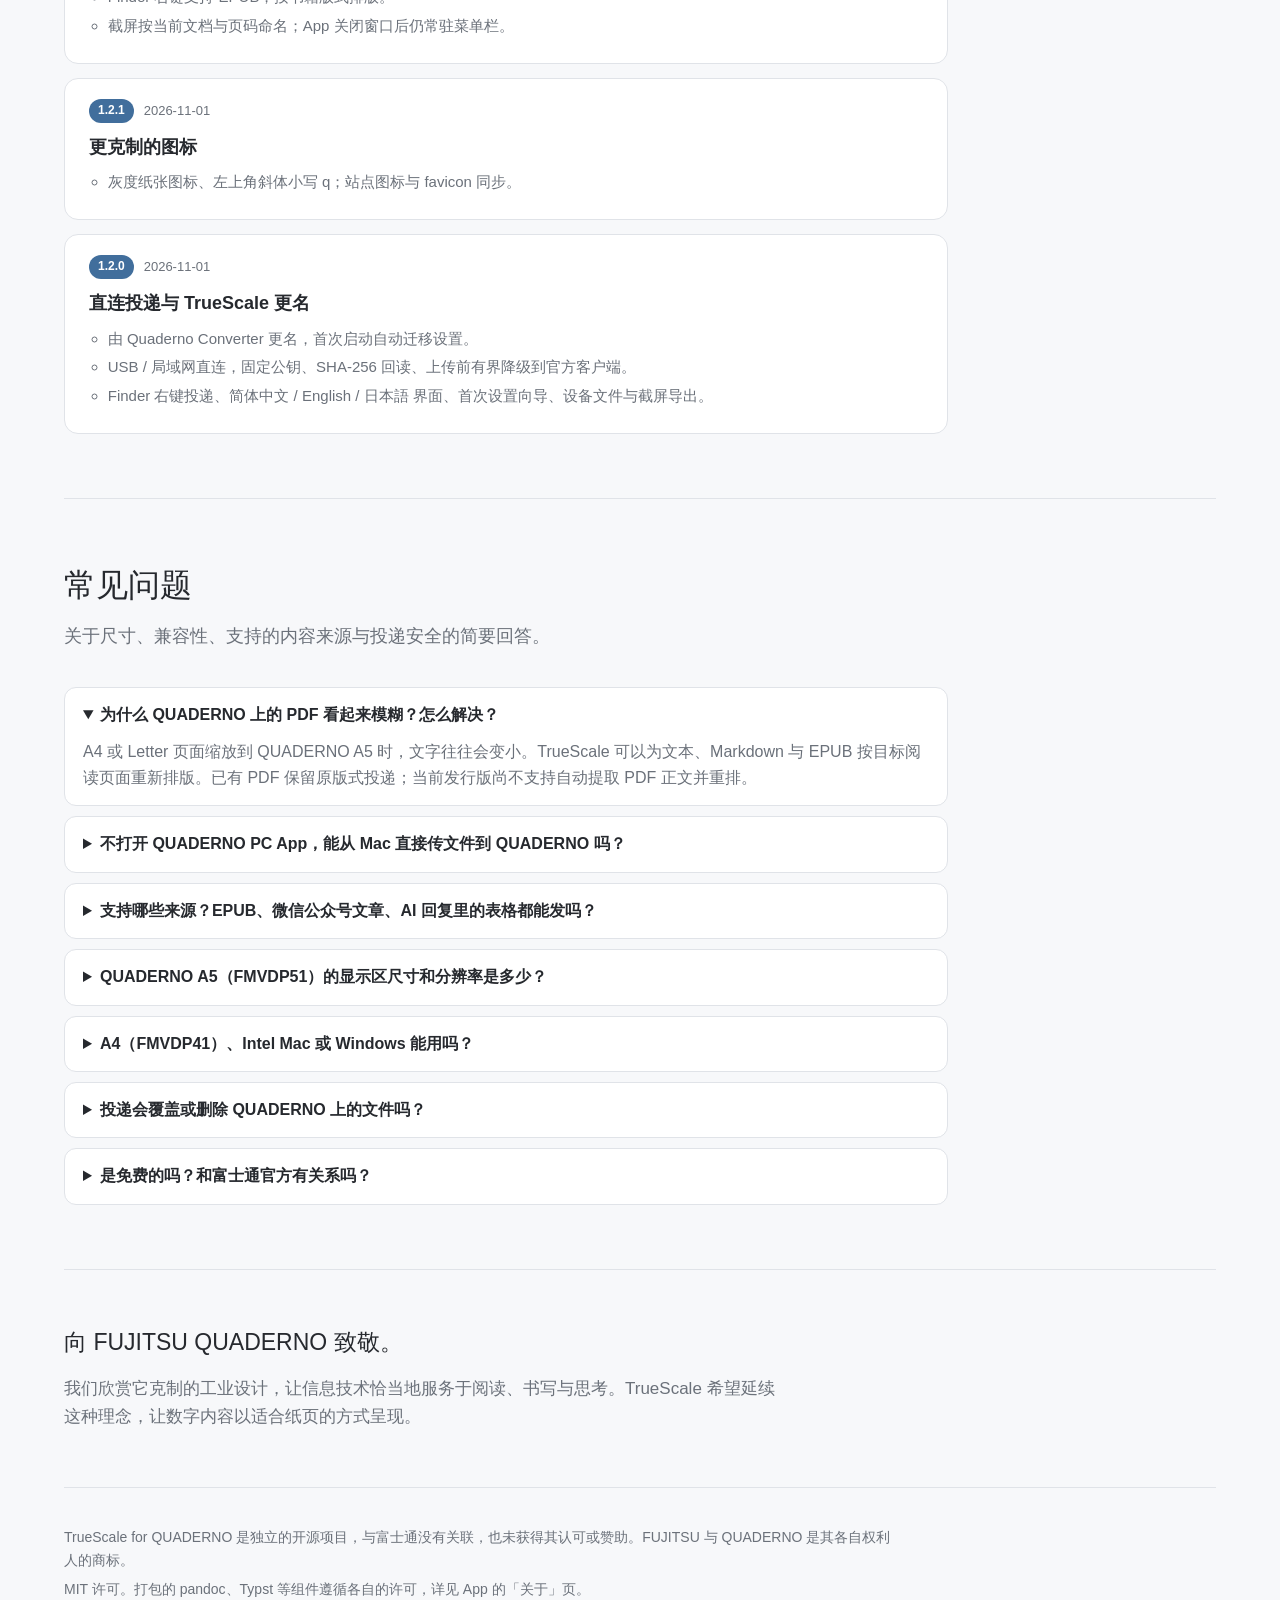
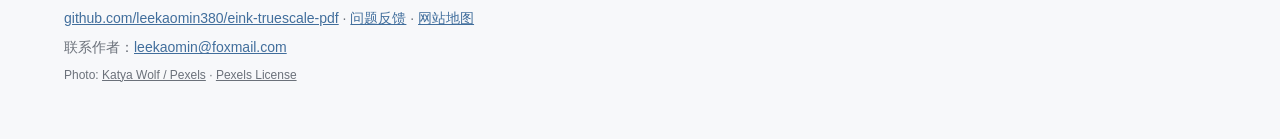
<file: site/zh/index.html>
<!doctype html>
<html lang="zh-Hans">
<head>
<meta charset="utf-8">
<meta name="viewport" content="width=device-width, initial-scale=1">
<title>TrueScale for QUADERNO｜Mac 传 PDF、EPUB 电子纸排版工具</title>
<meta name="description" content="从 Mac 通过 USB 或 Wi-Fi 向富士通 QUADERNO 传 PDF，为 EPUB、Markdown 和文字按电子纸尺寸排版。免费开源，支持快捷键投递与传输校验。现有 PDF 保留原版式。">
<meta name="author" content="leekaomin">
<meta name="robots" content="index, follow, max-snippet:-1, max-image-preview:large, max-video-preview:-1">
<meta name="theme-color" content="#f7f8fa">
<link rel="canonical" href="https://leekaomin380.github.io/eink-truescale-pdf/zh/">
<link rel="alternate" hreflang="en" href="https://leekaomin380.github.io/eink-truescale-pdf/">
<link rel="alternate" hreflang="zh-Hans" href="https://leekaomin380.github.io/eink-truescale-pdf/zh/">
<link rel="alternate" hreflang="zh-CN" href="https://leekaomin380.github.io/eink-truescale-pdf/zh/">
<link rel="alternate" hreflang="zh-Hant" href="https://leekaomin380.github.io/eink-truescale-pdf/zh-hant/">
<link rel="alternate" hreflang="ja" href="https://leekaomin380.github.io/eink-truescale-pdf/ja/">
<link rel="alternate" hreflang="x-default" href="https://leekaomin380.github.io/eink-truescale-pdf/">
<link rel="icon" href="../assets/favicon.png">
<link rel="stylesheet" href="../assets/site.css?v=53a6158e93e2">
<link rel="preload" as="image" type="image/webp" href="../assets/reading-coffee-8715935-bright.webp" imagesrcset="../assets/reading-coffee-8715935-bright-640.webp 640w, ../assets/reading-coffee-8715935-bright.webp 1024w" imagesizes="(max-width: 860px) calc(100vw - 32px), (max-width: 1200px) 58vw, 672px" fetchpriority="high">
<link rel="sitemap" type="application/xml" href="../sitemap.xml">
<meta property="og:type" content="website">
<meta property="og:site_name" content="TrueScale for QUADERNO">
<meta property="og:locale" content="zh_CN">
<meta property="og:locale:alternate" content="en_US">
<meta property="og:locale:alternate" content="zh_TW">
<meta property="og:locale:alternate" content="ja_JP">
<meta property="og:title" content="TrueScale for QUADERNO｜Mac 传 PDF、EPUB 电子纸排版工具">
<meta property="og:description" content="从 Mac 通过 USB 或 Wi-Fi 向富士通 QUADERNO 传 PDF，为 EPUB、Markdown 和文字按电子纸尺寸排版。免费开源，支持快捷键投递与传输校验。现有 PDF 保留原版式。">
<meta property="og:url" content="https://leekaomin380.github.io/eink-truescale-pdf/zh/">
<meta property="og:image" content="https://leekaomin380.github.io/eink-truescale-pdf/assets/og-card.png">
<meta property="og:image:width" content="1200">
<meta property="og:image:height" content="630">
<meta property="og:image:alt" content="TrueScale for QUADERNO —— 按真实物理尺寸排版的 QUADERNO A5 页面">
<meta name="twitter:card" content="summary_large_image">
<meta name="twitter:title" content="TrueScale for QUADERNO｜Mac 传 PDF、EPUB 电子纸排版工具">
<meta name="twitter:description" content="从 Mac 通过 USB 或 Wi-Fi 向富士通 QUADERNO 传 PDF，为 EPUB、Markdown 和文字按电子纸尺寸排版。免费开源，支持快捷键投递与传输校验。现有 PDF 保留原版式。">
<meta name="twitter:image" content="https://leekaomin380.github.io/eink-truescale-pdf/assets/og-card.png">
<script type="application/ld+json">
{
  "@context": "https://schema.org",
  "@graph": [
    {
      "@type": "WebSite",
      "@id": "https://leekaomin380.github.io/eink-truescale-pdf/#website",
      "url": "https://leekaomin380.github.io/eink-truescale-pdf/",
      "name": "TrueScale for QUADERNO",
      "inLanguage": [
        "en",
        "zh-Hans",
        "zh-Hant",
        "ja"
      ],
      "publisher": {
        "@type": "Person",
        "name": "leekaomin",
        "email": "leekaomin@foxmail.com"
      }
    },
    {
      "@type": "SoftwareApplication",
      "@id": "https://leekaomin380.github.io/eink-truescale-pdf/#app",
      "name": "TrueScale for QUADERNO",
      "alternateName": [
        "TrueScale",
        "True Scale",
        "TrueScale PDF",
        "QUADERNO PDF 转换器"
      ],
      "url": "https://leekaomin380.github.io/eink-truescale-pdf/zh/",
      "description": "免费的开源 Mac 应用，为 QUADERNO 排版文本、Markdown 和 EPUB，通过 USB 或 Wi-Fi 直接投递文档。现有 PDF 支持直接投递。",
      "applicationCategory": "UtilitiesApplication",
      "applicationSubCategory": "E-ink / e-paper document tools",
      "operatingSystem": "macOS 14 or later (Apple Silicon)",
      "softwareVersion": "1.3.0",
      "dateModified": "2026-11-07",
      "isAccessibleForFree": true,
      "inLanguage": [
        "en",
        "zh-Hans",
        "ja"
      ],
      "license": "https://github.com/leekaomin380/eink-truescale-pdf/blob/master/LICENSE",
      "releaseNotes": "https://github.com/leekaomin380/eink-truescale-pdf/releases/tag/v1.3.0",
      "downloadUrl": "https://github.com/leekaomin380/eink-truescale-pdf/releases/latest",
      "installUrl": "https://github.com/leekaomin380/eink-truescale-pdf/releases/latest",
      "image": "https://leekaomin380.github.io/eink-truescale-pdf/assets/icon.png",
      "featureList": [
        "按真实尺寸排版",
        "可以发送什么",
        "表格与富文本",
        "直连投递与校验",
        "文件管理与截屏",
        "应用形态与工作流"
      ],
      "author": {
        "@type": "Person",
        "name": "leekaomin",
        "email": "leekaomin@foxmail.com"
      },
      "offers": {
        "@type": "Offer",
        "price": "0",
        "priceCurrency": "USD",
        "availability": "https://schema.org/InStock"
      },
      "sameAs": [
        "https://github.com/leekaomin380/eink-truescale-pdf",
        "https://github.com/leekaomin380/eink-truescale-pdf/releases",
        "https://github.com/leekaomin380/eink-truescale-pdf/blob/master/CHANGELOG.md"
      ]
    },
    {
      "@type": "WebPage",
      "@id": "https://leekaomin380.github.io/eink-truescale-pdf/zh/#webpage",
      "url": "https://leekaomin380.github.io/eink-truescale-pdf/zh/",
      "name": "TrueScale for QUADERNO｜Mac 传 PDF、EPUB 电子纸排版工具",
      "description": "从 Mac 通过 USB 或 Wi-Fi 向富士通 QUADERNO 传 PDF，为 EPUB、Markdown 和文字按电子纸尺寸排版。免费开源，支持快捷键投递与传输校验。现有 PDF 保留原版式。",
      "inLanguage": "zh-Hans",
      "isPartOf": {
        "@id": "https://leekaomin380.github.io/eink-truescale-pdf/#website"
      },
      "mainEntity": {
        "@id": "https://leekaomin380.github.io/eink-truescale-pdf/#app"
      },
      "hasPart": {
        "@id": "https://leekaomin380.github.io/eink-truescale-pdf/zh/#faq"
      },
      "dateModified": "2026-11-14",
      "primaryImageOfPage": {
        "@type": "ImageObject",
        "url": "https://leekaomin380.github.io/eink-truescale-pdf/assets/og-card.png",
        "width": 1200,
        "height": 630
      }
    },
    {
      "@type": "FAQPage",
      "@id": "https://leekaomin380.github.io/eink-truescale-pdf/zh/#faq",
      "inLanguage": "zh-Hans",
      "mainEntity": [
        {
          "@type": "Question",
          "name": "为什么 QUADERNO 上的 PDF 看起来模糊？怎么解决？",
          "acceptedAnswer": {
            "@type": "Answer",
            "text": "A4 或 Letter 页面缩放到 QUADERNO A5 时，文字往往会变小。TrueScale 可以为文本、Markdown 与 EPUB 按目标阅读页面重新排版。已有 PDF 保留原版式投递；当前发行版尚不支持自动提取 PDF 正文并重排。"
          }
        },
        {
          "@type": "Question",
          "name": "不打开 QUADERNO PC App，能从 Mac 直接传文件到 QUADERNO 吗？",
          "acceptedAnswer": {
            "@type": "Answer",
            "text": "可以。TrueScale 通过 USB 或局域网的 HTTPS 直连设备，配对信息从官方 App 一次性导入，之后官方客户端无需运行。若上传开始前直连不可用、且官方 App 正在运行，会自动降级到它的打印队列。"
          }
        },
        {
          "@type": "Question",
          "name": "支持哪些来源？EPUB、微信公众号文章、AI 回复里的表格都能发吗？",
          "acceptedAnswer": {
            "@type": "Answer",
            "text": "剪贴板纯文本、Markdown 与富文本 HTML；Finder 中的 PDF、EPUB、MOBI、FB2、HTML、TXT；粘贴微信公众号文章链接；以及 App 内直接输入。AI 回复中的表格会从 HTML、TSV 或 GFM 管道表格归一化，保留列宽与对齐。微信公众号提取全程在本机完成。"
          }
        },
        {
          "@type": "Question",
          "name": "QUADERNO A5（FMVDP51）的显示区尺寸和分辨率是多少？",
          "acceptedAnswer": {
            "@type": "Answer",
            "text": "10.3 英寸对角线、1404 × 1872 像素、227.18 ppi，显示区 156.97 × 209.30 mm。用直尺量屏幕上 100 mm 的线，结果正好 100 mm。可下载的校准页让你在任何阅读器上验证同样的 1:1 行为。"
          }
        },
        {
          "@type": "Question",
          "name": "A4（FMVDP41）、Intel Mac 或 Windows 能用吗？",
          "acceptedAnswer": {
            "@type": "Answer",
            "text": "A4 可用，但页面尺寸仍是推导值、尚未实测，使用前需改两个参数。预编译包仅支持 Apple Silicon 与 macOS 14 或更新版本；Intel Mac 可从源码按本机架构构建。不支持 Windows。"
          }
        },
        {
          "@type": "Question",
          "name": "投递会覆盖或删除 QUADERNO 上的文件吗？",
          "acceptedAnswer": {
            "@type": "Answer",
            "text": "不会。文件只写入 Document/Received/ 并在屏幕上打开。移动与删除只在「设备文件」里由你明确操作且二次确认。每次上传都会从设备回读并核对 SHA-256，通过后才算送达。"
          }
        },
        {
          "@type": "Question",
          "name": "是免费的吗？和富士通官方有关系吗？",
          "acceptedAnswer": {
            "@type": "Answer",
            "text": "免费、开源，采用 MIT 许可。TrueScale for QUADERNO 是独立项目，与富士通没有关联，也未获得其认可或赞助。FUJITSU 与 QUADERNO 是其各自权利人的商标。"
          }
        }
      ]
    }
  ]
}
</script>
</head>
<body>
<div class="wrap">
  <header>
    <a class="brand" href="../index.html"><img src="../assets/favicon.png" alt="" width="32" height="32"><span>TrueScale for QUADERNO</span></a>
    <nav class="topnav" aria-label="页面导航">
      <a href="#features">功能说明</a>
      <a href="#changelog">版本日志</a>
      <a href="#faq">常见问题</a>
    </nav>
    <nav class="langs" aria-label="语言">
<a href="../zh/" hreflang="zh-Hans" lang="zh-Hans" aria-current="page">简体中文</a>
<a href="../zh-hant/" hreflang="zh-Hant" lang="zh-Hant">正體中文</a>
<a href="../" hreflang="en" lang="en">English</a>
<a href="../ja/" hreflang="ja" lang="ja">日本語</a>
    </nav>
  </header>

  <main>
    <div class="hero">
      <div class="hero-photo" aria-hidden="true"><picture>
        <source type="image/webp" srcset="../assets/reading-coffee-8715935-bright-640.webp 640w, ../assets/reading-coffee-8715935-bright.webp 1024w" sizes="(max-width: 860px) calc(100vw - 32px), (max-width: 1200px) 58vw, 672px">
        <img src="../assets/reading-coffee-8715935-bright.jpg" alt="" width="1024" height="1536" fetchpriority="high" decoding="async">
      </picture></div>
      <div class="hero-copy">
      <img class="hero-icon" src="../assets/icon-384.webp" srcset="../assets/icon-192.webp 192w, ../assets/icon-384.webp 384w" sizes="(max-width: 860px) 112px, 144px" alt="TrueScale" width="144" height="144">
      <p class="product-label">Mac 上的 QUADERNO 文件投递与电子书排版工具</p>
      <h1>让每一页，
都值得静心阅读。</h1>
      <p class="lead">从 Mac 上的文字，到 QUADERNO 上的一页。合宜的字体、真实的尺寸，让阅读回到从容。</p>
      <div class="flow" aria-hidden="true">
        <span>复制</span><span>→</span><span class="key">⌃1</span><span>→</span><span>在 QUADERNO 上打开</span>
      </div>
      <div class="actions">
        <a class="button primary" href="https://github.com/leekaomin380/eink-truescale-pdf/releases/latest">下载 Mac 版</a>
        <a class="button secondary" href="https://github.com/leekaomin380/eink-truescale-pdf">GitHub 源代码</a>
      </div>
      <p class="note">版本 <span id="version">1.3.0</span> · 免费、开源（MIT）。需要 Apple Silicon 芯片、macOS 14 或更新版本。</p>
      </div>
    </div>

    <section id="why">
      <div class="wrap">
        <h2>为什么 PDF 在电子纸上看起来模糊</h2>
        <p class="intro">过大的页面放到电子纸上，文字容易显得细小。TrueScale 为文本、Markdown 与 EPUB 按阅读页面排版；现有 PDF 则保留原版式直接投递。</p>
        <div class="why">
          <div class="panel">
            <div class="figure">156.97 × 209.30 mm</div>
            <h3>实测，而不是假设</h3>
            <p>由 1404 × 1872 像素和 10.3 英寸对角线推算（227.18 dpi，与公布的 227 dpi 相差 0.08%），再用直尺验证：屏幕上一条 100 mm 的线，量出来正好 100 mm。</p>
          </div>
          <div class="panel">
            <div class="figure">1 : 1</div>
            <h3>设备上不再缩放</h3>
            <p>页面就是屏幕，设备原样显示。页面上的 10.5 磅，就是笔尖下真实的 10.5 磅，和印刷书里一样大。</p>
          </div>
        </div>
      </div>
    </section>

    <section id="ways">
      <div class="wrap">
        <h2>四个入口，没有一个需要弹窗</h2>
        <p class="intro">投递的文件都保存到设备的 Received，并在屏幕上打开。设备上的任何文件都不会被覆盖。</p>
        <div class="ways">
          <div class="way">
            <svg viewBox="0 0 24 24" aria-hidden="true"><rect x="3" y="7" width="18" height="12" rx="2"/><path d="M7 11h2M11 11h2M15 11h2M7 15h10"/></svg>
            <h3>剪贴板 + ⌃1</h3>
            <p>复制任意文字或 Markdown，按 ⌃1。自动命名、排版、投递，约两秒。</p>
          </div>
          <div class="way">
            <svg viewBox="0 0 24 24" aria-hidden="true"><path d="M3 7a2 2 0 0 1 2-2h4l2 2h8a2 2 0 0 1 2 2v8a2 2 0 0 1-2 2H5a2 2 0 0 1-2-2z"/></svg>
            <h3>Finder 右键</h3>
            <p>对 PDF、EPUB、Markdown 或文本文件选择「投递到 QUADERNO」，可以多选，不弹出窗口。</p>
          </div>
          <div class="way">
            <svg viewBox="0 0 24 24" aria-hidden="true"><path d="M5 4h10l4 4v12H5z"/><path d="M14 4v5h5M8 13h8M8 17h6"/></svg>
            <h3>电子书与网页文章</h3>
            <p>EPUB、MOBI、FB2、HTML 和微信公众号文章，带目录与书签。</p>
          </div>
          <div class="way">
            <svg viewBox="0 0 24 24" aria-hidden="true"><rect x="4" y="5" width="16" height="14" rx="2"/><circle cx="12" cy="12" r="3.2"/><path d="M8 3h3"/></svg>
            <h3>截屏，传回 Mac</h3>
            <p>按 ⌃2 或点一下，保存设备屏幕（包括手写笔迹），格式可选 PNG、JPEG 或实际尺寸的 PDF，存进预先选好的文件夹。</p>
          </div>
        </div>
      </div>
    </section>

    <section id="trust">
      <div class="wrap">
        <h2>可以放心交给它的笔记</h2>
        <div class="features">
          <div class="feature"><h3>USB 或 Wi-Fi 直连</h3><p>直接和设备通信，不需要打开 QUADERNO PC App。</p></div>
          <div class="feature"><h3>回读校验</h3><p>每次上传后都会读回文件、核对 SHA-256，确认无误才算送达。</p></div>
          <div class="feature"><h3>固定设备身份</h3><p>配对时固定设备公钥；换了公钥的设备会被拒绝，不会被信任。</p></div>
          <div class="feature"><h3>设备文件</h3><p>浏览、搜索、连同手写批注下载、上传、移动、删除——删除前一定会确认。</p></div>
          <div class="feature"><h3>最近投递</h3><p>所有入口的每一次投递。失败的保留 PDF，一键重试。</p></div>
          <div class="feature"><h3>中文 · English · 日本語</h3><p>App 与通知都有三种语言，可在设置中切换。</p></div>
        </div>
      </div>
    </section>

    <section id="features">
      <div class="wrap">
        <h2>功能说明</h2>
        <p class="intro">所有入口共用同一条排版与投递链路。下面是完整的功能清单，包含新增的表格与富文本保真处理。</p>
        <div class="capabilities">
          <article class="capability"><h3>按真实尺寸排版</h3><p>页面就是屏幕，页面上的 10.5 磅，就是笔尖下真实的 10.5 磅。</p><ul><li>QUADERNO A5 显示区实测值：156.97 × 209.30 mm、227.18 ppi</li><li>字体、字号、页边距与行距可调，并可逐页预览</li><li>pandoc → Typst → PDF；两个排版引擎都打包在 App 内</li><li>A4（FMVDP41）修改两个参数后即可使用</li></ul></article>
          <article class="capability"><h3>可以发送什么</h3><p>短笔记、整本书、网页文章，走同一条链路。</p><ul><li>剪贴板中的纯文本、Markdown、富文本 HTML 表格与 TSV</li><li>Finder 右键投递 PDF、EPUB、MOBI、FB2、HTML、TXT</li><li>粘贴微信公众号文章链接即可转换，提取全程在本机完成，无需账号</li><li>也可以直接在 App 里输入或粘贴文字</li></ul></article>
          <article class="capability"><h3>表格与富文本</h3><p>从 AI 回复或网页复制的内容，结构不会散掉。</p><ul><li>渲染前归一化 HTML 表格、TSV 区块与 GFM 管道表格</li><li>列宽按单元格内容长度分配，原有对齐方式保持不变</li><li>长表格分页显示并重复表头，而不是整体缩小</li><li>超宽表格降级为易读的列表；纯文本逐字不变</li></ul></article>
          <article class="capability"><h3>直连投递与校验</h3><p>终点是设备本身，官方客户端只是可选项。</p><ul><li>USB 或局域网 HTTPS 直连，配对时固定设备公钥</li><li>文件写入 Document/Received/ 并在屏幕上打开</li><li>回读文件核对 SHA-256，再确认目录条目后才算送达</li><li>同一时间只进行一次传输；失败保留 PDF 供重试，并自动清理残留</li><li>仅当上传尚未开始且官方 App 正在运行时，才降级到它的打印队列</li></ul></article>
          <article class="capability"><h3>文件管理与截屏</h3><p>设备里已有的内容同样可以操作。</p><ul><li>浏览、搜索、排序、连同手写批注下载、上传、移动、删除——删除前一定确认</li><li>⌃2 / ⌘⇧S 把屏幕保存为 PNG、JPEG 或实际尺寸的 PDF</li><li>截屏按当前文档与页码命名</li><li>「最近投递」汇总所有入口，可重试、在 Finder 中显示</li></ul></article>
          <article class="capability"><h3>应用形态与工作流</h3><p>原生 macOS 应用，同时保留命令行入口。</p><ul><li>菜单栏常驻，内置 ⌃1 / ⌃2 快捷键，无需在「快捷指令」里设置</li><li>简体中文 / English / 日本語 界面与通知</li><li>自包含安装包：不需要 Homebrew，也不需要终端</li><li>命令行 book.sh / deliver.sh 与源码构建复用同一条链路</li></ul></article>
        </div>
      </div>
    </section>

    <section id="start">
      <div class="wrap">
        <h2>开始使用</h2>
        <ol class="steps">
          <li><div>下载 App，拖进「应用程序」。</div></li>
          <li><div>用 USB 连接 QUADERNO，设置向导会自动打开。</div></li>
          <li><div>导入配对，然后自检。Finder 右键投递、⌃1 和 ⌃2 立即可用，无需在「快捷指令」里设置。</div></li>
        </ol>
        <ul class="requirements">
          <li>Apple Silicon 芯片的 Mac，macOS 14 或更新版本。</li>
          <li>FUJITSU QUADERNO A5（FMVDP51）已实测。A4（FMVDP41）可用，但页面尺寸目前是推算值，尚未实测。</li>
          <li>需要这台 Mac 上已有 QUADERNO PC App 建立过一次的配对。用 PIN 全新配对尚未实现。</li>
        </ul>
      </div>
    </section>

    <section id="changelog">
      <div class="wrap">
        <h2>版本日志</h2>
        <p class="intro">官网更新与 App 发行记录，按时间倒序排列。 <a href="https://github.com/leekaomin380/eink-truescale-pdf/blob/master/CHANGELOG.md">在 GitHub 查看完整变更日志</a></p>
        <ol class="releases">
          <li class="release"><div class="release-head"><span class="tag"><a href="https://github.com/leekaomin380/eink-truescale-pdf/blob/master/CHANGELOG.md#source-update--2026-11-12">源码更新</a></span><time datetime="2026-11-12">2026-11-12</time></div><h3>USB 连接自动恢复</h3><ul><li>修复发送 USB 模式切换命令后可能一直显示黄色的问题：按实际就绪状态确认连接，失败后退避重试。</li><li>连接监视与投递共用恢复逻辑，串口发送及恢复进程均设超时，后台恢复会避让正在进行的投递。</li><li>已通过本地故障场景测试和 QUADERNO 实机连接验证。修复已更新至源码；当前下载仍为 1.3.0，尚未包含本次修复。</li><li>完善四语搜索摘要、canonical/hreflang 校验及网页/App 结构化数据；首屏照片与图标增加响应式 WebP，减小下载体积。</li></ul></li>
          <li class="release"><div class="release-head"><span class="tag"><a href="https://github.com/leekaomin380/eink-truescale-pdf/blob/master/CHANGELOG.md">官网更新</a></span><time datetime="2026-11-10">2026-11-10</time></div><h3>让阅读画面更明亮</h3><ul><li>首页采用选定的 Katya Wolf / Pexels 阅读照片，经 AI 辅助调亮曝光与阴影，原片保留。</li><li>调整桌面与手机的竖幅裁切和柔和边缘，补齐摄影署名、许可及图片处理记录。</li><li>简体中文、正體中文、English、日本語四语同步；本次为官网更新，App 下载版本仍为 1.3.0。</li></ul></li>
          <li class="release"><div class="release-head"><span class="tag"><a href="https://github.com/leekaomin380/eink-truescale-pdf/releases/tag/v1.3.0">1.3.0</a></span><time datetime="2026-11-07">2026-11-07</time></div><h3>剪贴板保真、表格版式与投递加固</h3><ul><li>修复文件名含「·」时设备误报「文件已被删除」；设备响应不再因非严格 UTF-8 解码而中断。</li><li>⌃1 读取剪贴板富文本：HTML 表格、TSV 与 GFM 表格归一化，纯文本与公式原样保留。</li><li>复杂表格按内容分配列宽、长表分页重复表头、超宽表降级为列表；设备认证与排版并行以降低延迟，校验链不缩减。</li><li>并发投递改为队列串行，USB 链路故障单独识别，上传增加超时上界、空 PDF 拦截与幂等跳过。</li></ul></li>
          <li class="release"><div class="release-head"><span class="tag"><a href="https://github.com/leekaomin380/eink-truescale-pdf/releases/tag/v1.2.2">1.2.2</a></span><time datetime="2026-11-02">2026-11-02</time></div><h3>原生快捷键、静默右键投递与 EPUB</h3><ul><li>内置 ⌃1 / ⌃2 快捷键；Finder 右键不再弹出 App 窗口。</li><li>Finder 右键支持 EPUB，按书籍版式排版。</li><li>截屏按当前文档与页码命名；App 关闭窗口后仍常驻菜单栏。</li></ul></li>
          <li class="release"><div class="release-head"><span class="tag"><a href="https://github.com/leekaomin380/eink-truescale-pdf/releases/tag/v1.2.1">1.2.1</a></span><time datetime="2026-11-01">2026-11-01</time></div><h3>更克制的图标</h3><ul><li>灰度纸张图标、左上角斜体小写 q；站点图标与 favicon 同步。</li></ul></li>
          <li class="release"><div class="release-head"><span class="tag"><a href="https://github.com/leekaomin380/eink-truescale-pdf/releases/tag/v1.2.0">1.2.0</a></span><time datetime="2026-11-01">2026-11-01</time></div><h3>直连投递与 TrueScale 更名</h3><ul><li>由 Quaderno Converter 更名，首次启动自动迁移设置。</li><li>USB / 局域网直连，固定公钥、SHA-256 回读、上传前有界降级到官方客户端。</li><li>Finder 右键投递、简体中文 / English / 日本語 界面、首次设置向导、设备文件与截屏导出。</li></ul></li>
        </ol>
      </div>
    </section>

    <section id="faq">
      <div class="wrap">
        <h2>常见问题</h2>
        <p class="intro">关于尺寸、兼容性、支持的内容来源与投递安全的简要回答。</p>
        <div class="faq">
          <details class="qa" open><summary>为什么 QUADERNO 上的 PDF 看起来模糊？怎么解决？</summary><p>A4 或 Letter 页面缩放到 QUADERNO A5 时，文字往往会变小。TrueScale 可以为文本、Markdown 与 EPUB 按目标阅读页面重新排版。已有 PDF 保留原版式投递；当前发行版尚不支持自动提取 PDF 正文并重排。</p></details>
          <details class="qa"><summary>不打开 QUADERNO PC App，能从 Mac 直接传文件到 QUADERNO 吗？</summary><p>可以。TrueScale 通过 USB 或局域网的 HTTPS 直连设备，配对信息从官方 App 一次性导入，之后官方客户端无需运行。若上传开始前直连不可用、且官方 App 正在运行，会自动降级到它的打印队列。</p></details>
          <details class="qa"><summary>支持哪些来源？EPUB、微信公众号文章、AI 回复里的表格都能发吗？</summary><p>剪贴板纯文本、Markdown 与富文本 HTML；Finder 中的 PDF、EPUB、MOBI、FB2、HTML、TXT；粘贴微信公众号文章链接；以及 App 内直接输入。AI 回复中的表格会从 HTML、TSV 或 GFM 管道表格归一化，保留列宽与对齐。微信公众号提取全程在本机完成。</p></details>
          <details class="qa"><summary>QUADERNO A5（FMVDP51）的显示区尺寸和分辨率是多少？</summary><p>10.3 英寸对角线、1404 × 1872 像素、227.18 ppi，显示区 156.97 × 209.30 mm。用直尺量屏幕上 100 mm 的线，结果正好 100 mm。可下载的校准页让你在任何阅读器上验证同样的 1:1 行为。</p></details>
          <details class="qa"><summary>A4（FMVDP41）、Intel Mac 或 Windows 能用吗？</summary><p>A4 可用，但页面尺寸仍是推导值、尚未实测，使用前需改两个参数。预编译包仅支持 Apple Silicon 与 macOS 14 或更新版本；Intel Mac 可从源码按本机架构构建。不支持 Windows。</p></details>
          <details class="qa"><summary>投递会覆盖或删除 QUADERNO 上的文件吗？</summary><p>不会。文件只写入 Document/Received/ 并在屏幕上打开。移动与删除只在「设备文件」里由你明确操作且二次确认。每次上传都会从设备回读并核对 SHA-256，通过后才算送达。</p></details>
          <details class="qa"><summary>是免费的吗？和富士通官方有关系吗？</summary><p>免费、开源，采用 MIT 许可。TrueScale for QUADERNO 是独立项目，与富士通没有关联，也未获得其认可或赞助。FUJITSU 与 QUADERNO 是其各自权利人的商标。</p></details>
        </div>
      </div>
    </section>
    <section class="tribute">
      <h2>向 FUJITSU QUADERNO 致敬。</h2>
      <p>我们欣赏它克制的工业设计，让信息技术恰当地服务于阅读、书写与思考。TrueScale 希望延续这种理念，让数字内容以适合纸页的方式呈现。</p>
    </section>
  </main>

  <footer>
    <p>TrueScale for QUADERNO 是独立的开源项目，与富士通没有关联，也未获得其认可或赞助。FUJITSU 与 QUADERNO 是其各自权利人的商标。</p>
    <p>MIT 许可。打包的 pandoc、Typst 等组件遵循各自的许可，详见 App 的「关于」页。</p>
    <p><a href="https://github.com/leekaomin380/eink-truescale-pdf">github.com/leekaomin380/eink-truescale-pdf</a> · <a href="https://github.com/leekaomin380/eink-truescale-pdf/issues">问题反馈</a> · <a href="../sitemap.xml">网站地图</a></p>
    <p>联系作者：<a href="mailto:leekaomin@foxmail.com">leekaomin@foxmail.com</a></p>
    <p class="photo-credit">Photo: <a href="https://www.pexels.com/photo/woman-reading-a-book-and-having-coffee-8715935/">Katya Wolf / Pexels</a> · <a href="https://www.pexels.com/license/">Pexels License</a></p>
  </footer>
</div>

<script>
// 页面里写的是发布时的版本；能连上 GitHub 时换成最新 Release，失败就保留原值。
fetch("https://api.github.com/repos/leekaomin380/eink-truescale-pdf/releases/latest")
  .then(r => r.ok ? r.json() : null)
  .then(release => {
    const tag = release && /^v?(\d+\.\d+\.\d+)$/.exec(release.tag_name || "");
    if (tag) document.getElementById("version").textContent = tag[1];
  })
  .catch(() => {});
</script>
</body>
</html>
</file>
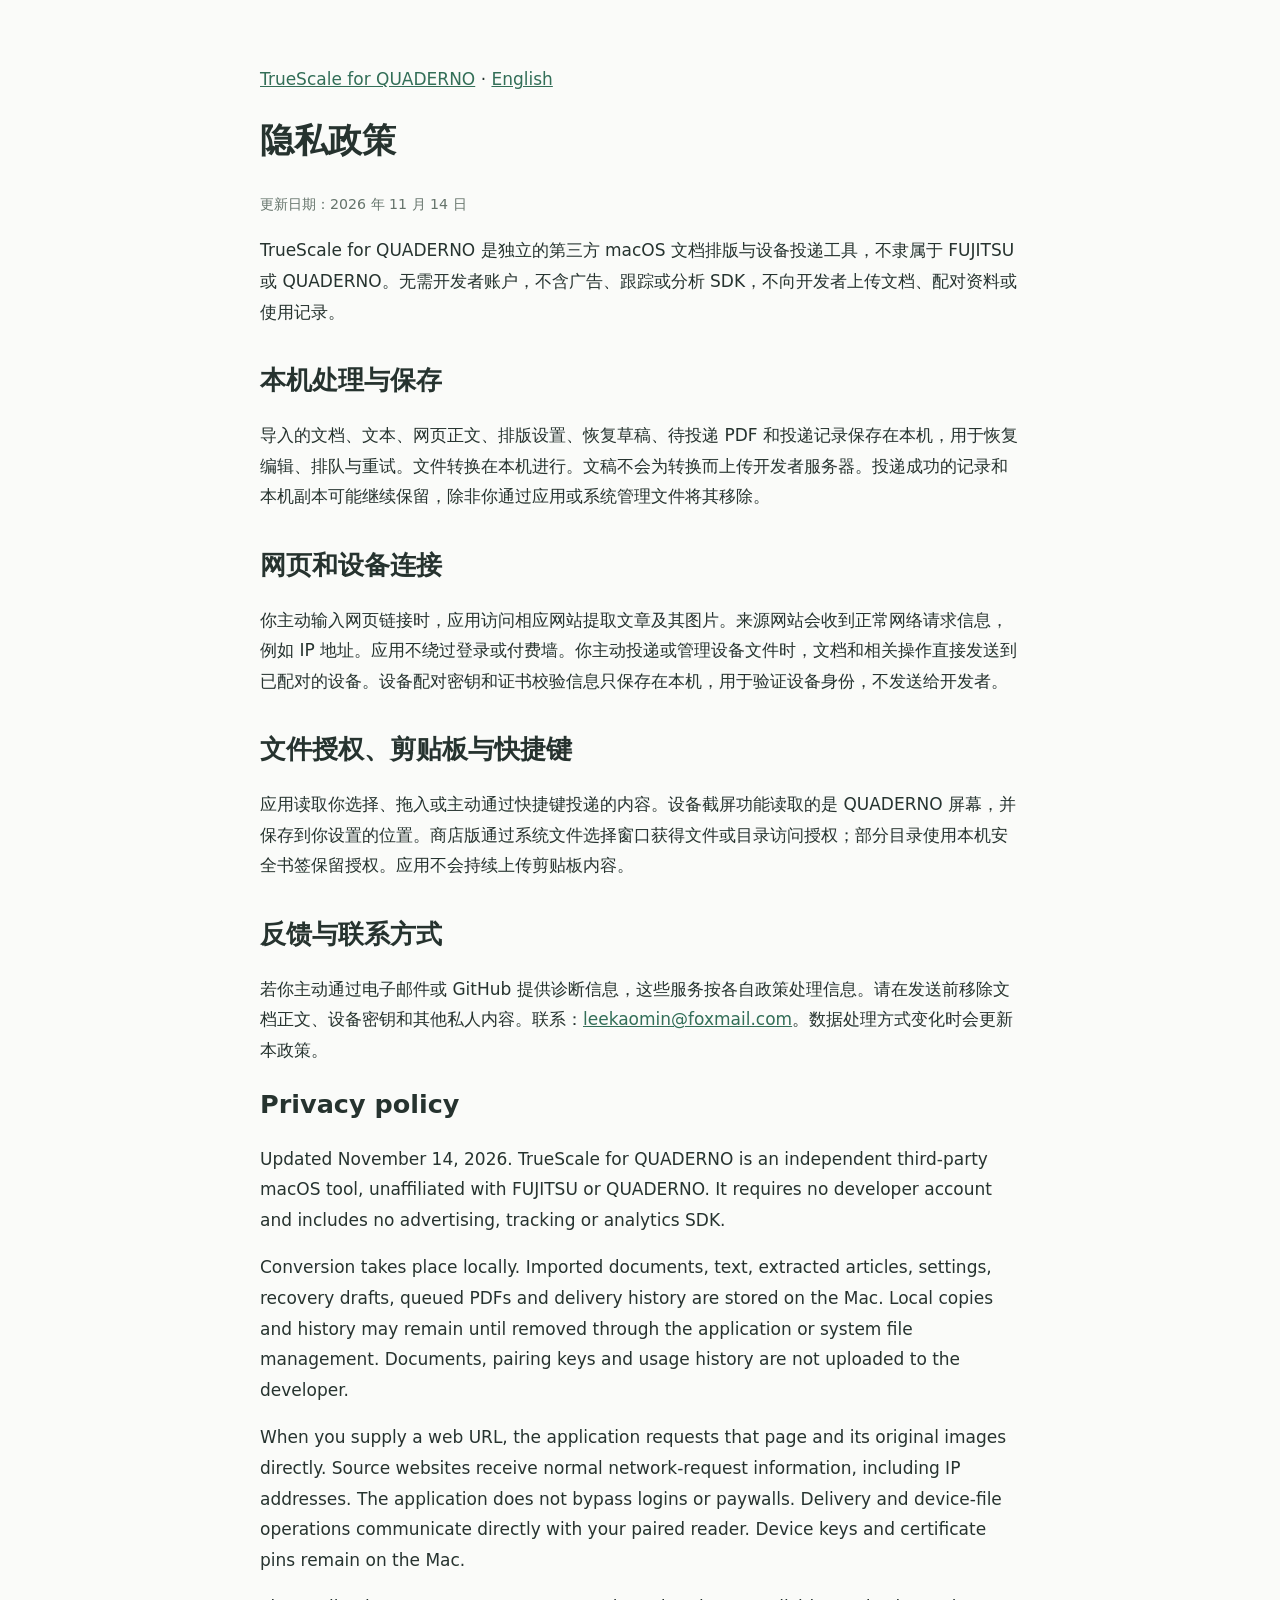
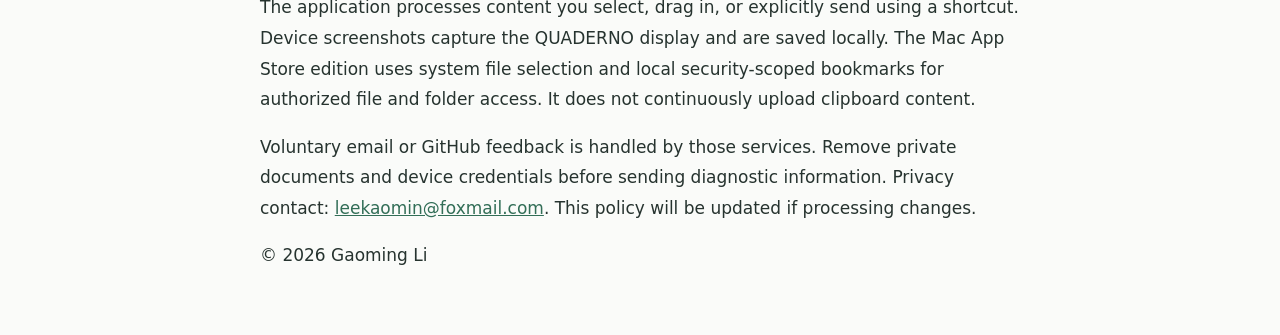
<file: site/privacy.html>
<!doctype html><html lang="zh-Hans"><head><meta charset="utf-8"><meta name="viewport" content="width=device-width,initial-scale=1"><title>TrueScale for QUADERNO · 隐私政策 / Privacy</title><style>body{max-width:760px;margin:64px auto;padding:0 24px;font:17px/1.8 system-ui;color:#26332f;background:#fafbf9}h1,h2{line-height:1.4}h2{margin-top:36px}a{color:#326e57}small{color:#65746b}</style></head><body><nav><a href="index.html">TrueScale for QUADERNO</a> · <a href="#english">English</a></nav><h1>隐私政策</h1><small>更新日期：2026 年 11 月 14 日</small><p>TrueScale for QUADERNO 是独立的第三方 macOS 文档排版与设备投递工具，不隶属于 FUJITSU 或 QUADERNO。无需开发者账户，不含广告、跟踪或分析 SDK，不向开发者上传文档、配对资料或使用记录。</p><h2>本机处理与保存</h2><p>导入的文档、文本、网页正文、排版设置、恢复草稿、待投递 PDF 和投递记录保存在本机，用于恢复编辑、排队与重试。文件转换在本机进行。文稿不会为转换而上传开发者服务器。投递成功的记录和本机副本可能继续保留，除非你通过应用或系统管理文件将其移除。</p><h2>网页和设备连接</h2><p>你主动输入网页链接时，应用访问相应网站提取文章及其图片。来源网站会收到正常网络请求信息，例如 IP 地址。应用不绕过登录或付费墙。你主动投递或管理设备文件时，文档和相关操作直接发送到已配对的设备。设备配对密钥和证书校验信息只保存在本机，用于验证设备身份，不发送给开发者。</p><h2>文件授权、剪贴板与快捷键</h2><p>应用读取你选择、拖入或主动通过快捷键投递的内容。设备截屏功能读取的是 QUADERNO 屏幕，并保存到你设置的位置。商店版通过系统文件选择窗口获得文件或目录访问授权；部分目录使用本机安全书签保留授权。应用不会持续上传剪贴板内容。</p><h2>反馈与联系方式</h2><p>若你主动通过电子邮件或 GitHub 提供诊断信息，这些服务按各自政策处理信息。请在发送前移除文档正文、设备密钥和其他私人内容。联系：<a href="mailto:leekaomin@foxmail.com">leekaomin@foxmail.com</a>。数据处理方式变化时会更新本政策。</p><section id="english" lang="en"><h1>Privacy policy</h1><p>Updated November 14, 2026. TrueScale for QUADERNO is an independent third-party macOS tool, unaffiliated with FUJITSU or QUADERNO. It requires no developer account and includes no advertising, tracking or analytics SDK.</p><p>Conversion takes place locally. Imported documents, text, extracted articles, settings, recovery drafts, queued PDFs and delivery history are stored on the Mac. Local copies and history may remain until removed through the application or system file management. Documents, pairing keys and usage history are not uploaded to the developer.</p><p>When you supply a web URL, the application requests that page and its original images directly. Source websites receive normal network-request information, including IP addresses. The application does not bypass logins or paywalls. Delivery and device-file operations communicate directly with your paired reader. Device keys and certificate pins remain on the Mac.</p><p>The application processes content you select, drag in, or explicitly send using a shortcut. Device screenshots capture the QUADERNO display and are saved locally. The Mac App Store edition uses system file selection and local security-scoped bookmarks for authorized file and folder access. It does not continuously upload clipboard content.</p><p>Voluntary email or GitHub feedback is handled by those services. Remove private documents and device credentials before sending diagnostic information. Privacy contact: <a href="mailto:leekaomin@foxmail.com">leekaomin@foxmail.com</a>. This policy will be updated if processing changes.</p></section><footer>© 2026 Gaoming Li</footer></body></html>
</file>
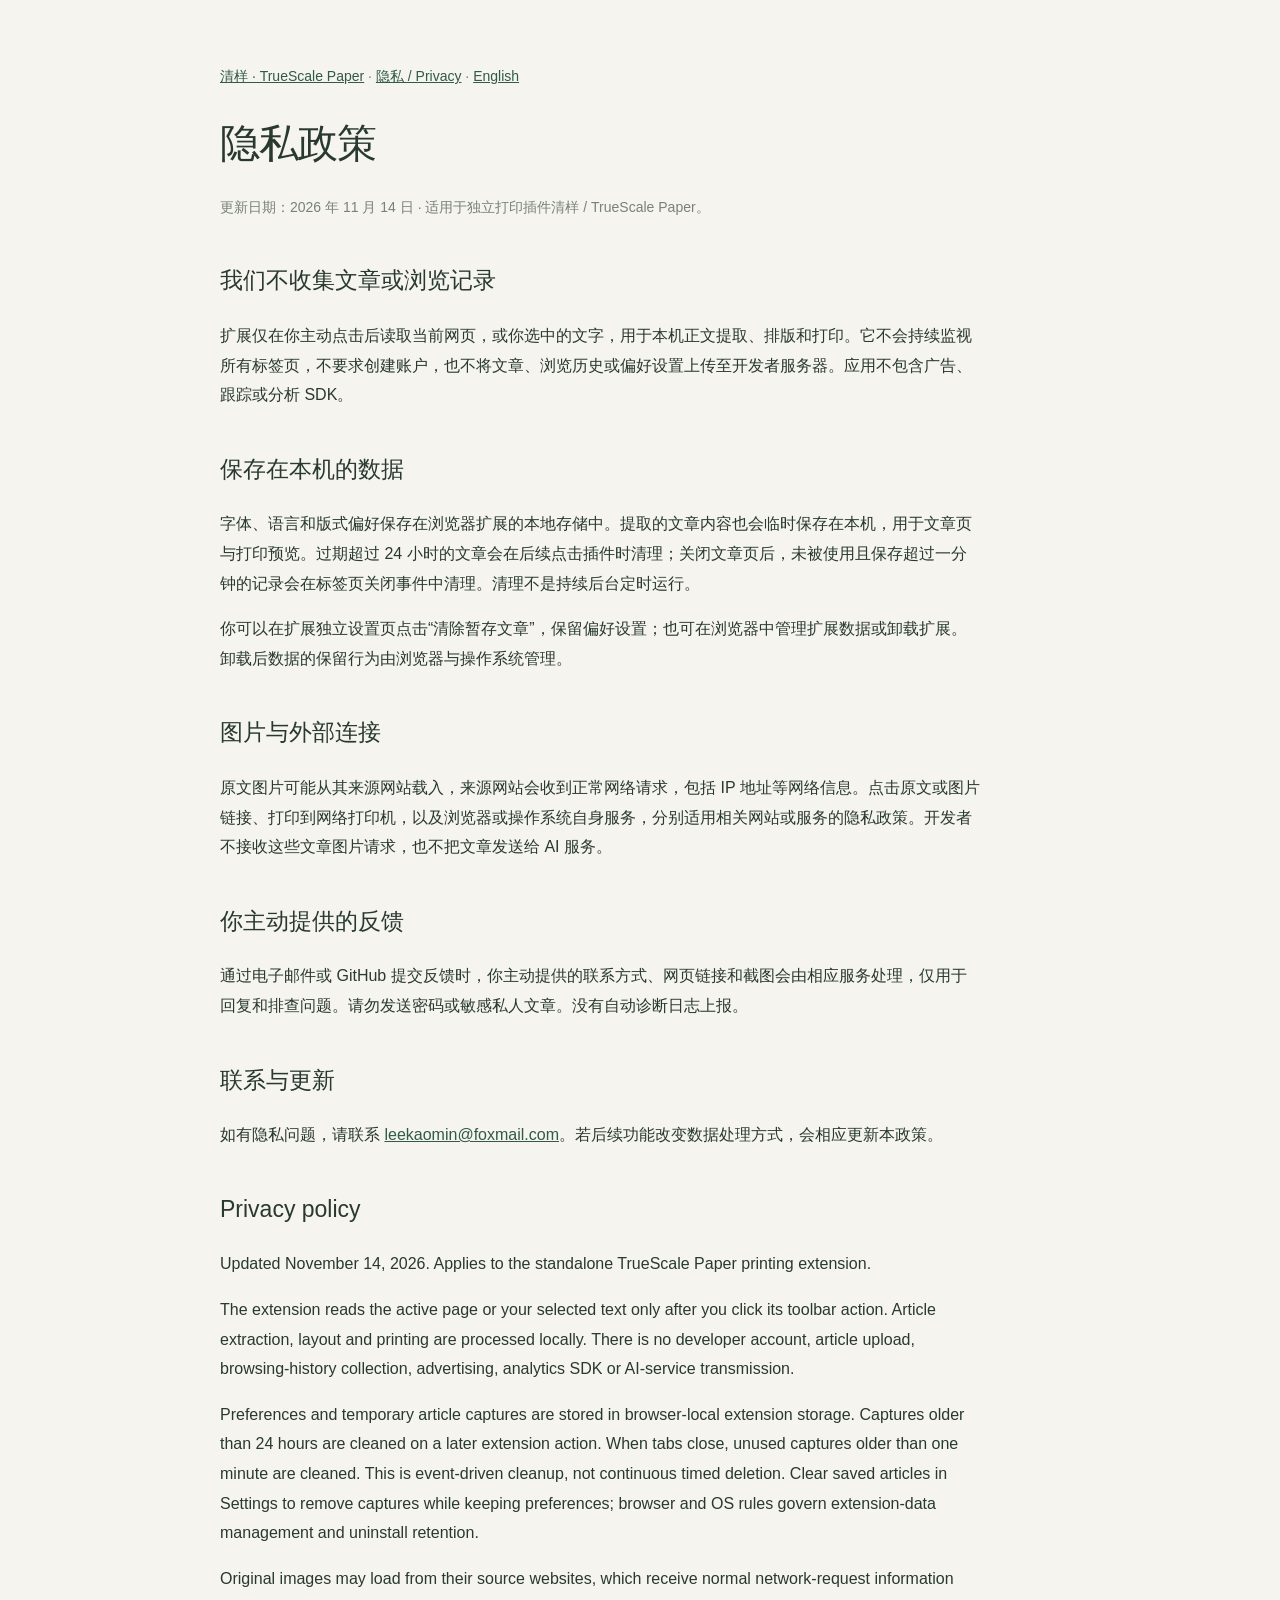
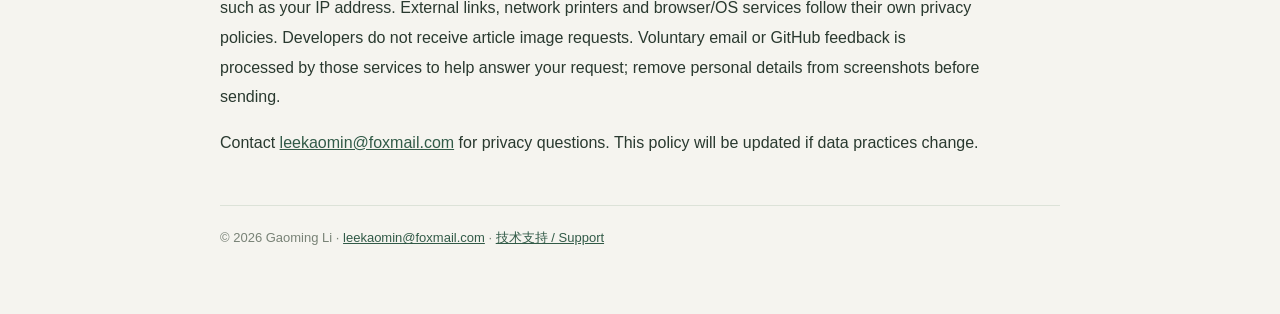
<file: site/paper/privacy.html>
<!doctype html><html lang="zh-Hans"><head><meta charset="utf-8"><meta name="viewport" content="width=device-width,initial-scale=1"><title>清样 TrueScale Paper · 隐私政策 / Privacy</title><meta name="description" content="清样 TrueScale Paper — 本机网页排版、打印与 PDF。支持中英文和日语，保留正文、图表与代码。"><link rel="stylesheet" href="style.css"></head><body><main><nav><a href="index.html">清样 · TrueScale Paper</a> · <a href="privacy.html">隐私 / Privacy</a> · <a href="#english">English</a></nav><h1>隐私政策</h1><p class="note">更新日期：2026 年 11 月 14 日 · 适用于独立打印插件清样 / TrueScale Paper。</p><h2>我们不收集文章或浏览记录</h2><p>扩展仅在你主动点击后读取当前网页，或你选中的文字，用于本机正文提取、排版和打印。它不会持续监视所有标签页，不要求创建账户，也不将文章、浏览历史或偏好设置上传至开发者服务器。应用不包含广告、跟踪或分析 SDK。</p><h2>保存在本机的数据</h2><p>字体、语言和版式偏好保存在浏览器扩展的本地存储中。提取的文章内容也会临时保存在本机，用于文章页与打印预览。过期超过 24 小时的文章会在后续点击插件时清理；关闭文章页后，未被使用且保存超过一分钟的记录会在标签页关闭事件中清理。清理不是持续后台定时运行。</p><p>你可以在扩展独立设置页点击“清除暂存文章”，保留偏好设置；也可在浏览器中管理扩展数据或卸载扩展。卸载后数据的保留行为由浏览器与操作系统管理。</p><h2>图片与外部连接</h2><p>原文图片可能从其来源网站载入，来源网站会收到正常网络请求，包括 IP 地址等网络信息。点击原文或图片链接、打印到网络打印机，以及浏览器或操作系统自身服务，分别适用相关网站或服务的隐私政策。开发者不接收这些文章图片请求，也不把文章发送给 AI 服务。</p><h2>你主动提供的反馈</h2><p>通过电子邮件或 GitHub 提交反馈时，你主动提供的联系方式、网页链接和截图会由相应服务处理，仅用于回复和排查问题。请勿发送密码或敏感私人文章。没有自动诊断日志上报。</p><h2>联系与更新</h2><p>如有隐私问题，请联系 <a href="mailto:leekaomin@foxmail.com">leekaomin@foxmail.com</a>。若后续功能改变数据处理方式，会相应更新本政策。</p><section id="english" lang="en"><h2>Privacy policy</h2><p>Updated November 14, 2026. Applies to the standalone TrueScale Paper printing extension.</p><p>The extension reads the active page or your selected text only after you click its toolbar action. Article extraction, layout and printing are processed locally. There is no developer account, article upload, browsing-history collection, advertising, analytics SDK or AI-service transmission.</p><p>Preferences and temporary article captures are stored in browser-local extension storage. Captures older than 24 hours are cleaned on a later extension action. When tabs close, unused captures older than one minute are cleaned. This is event-driven cleanup, not continuous timed deletion. Clear saved articles in Settings to remove captures while keeping preferences; browser and OS rules govern extension-data management and uninstall retention.</p><p>Original images may load from their source websites, which receive normal network-request information such as your IP address. External links, network printers and browser/OS services follow their own privacy policies. Developers do not receive article image requests. Voluntary email or GitHub feedback is processed by those services to help answer your request; remove personal details from screenshots before sending.</p><p>Contact <a href="mailto:leekaomin@foxmail.com">leekaomin@foxmail.com</a> for privacy questions. This policy will be updated if data practices change.</p></section><footer>© 2026 Gaoming Li · <a href="mailto:leekaomin@foxmail.com">leekaomin@foxmail.com</a> · <a href="https://github.com/leekaomin380/eink-truescale-pdf/issues">技术支持 / Support</a></footer></main></body></html>
</file>
<file: site/assets/site.css>
/* Shared, system-font product page. Four static locales; no font downloads. */
:root {
  --ground: #f7f8fa;
  --surface: #ffffff;
  --ink: #26292e;
  --muted: #6b717a;
  --rule: #e0e3e8;
  --accent: #416e9c;
  --accent-ink: #ffffff;
  --serif: -apple-system, BlinkMacSystemFont, "PingFang SC", "PingFang TC", "Hiragino Sans", "Helvetica Neue", sans-serif;
  --sans: -apple-system, BlinkMacSystemFont, "PingFang SC", "PingFang TC", "Hiragino Sans", "Helvetica Neue", sans-serif;
}
@media (prefers-color-scheme: dark) {
  :root:not([data-theme="light"]) {
    --ground: #1a1c20;
    --surface: #22252a;
    --ink: #edeef1;
    --muted: #a5abb5;
    --rule: #363a42;
    --accent: #8baed3;
    --accent-ink: #171d25;
  }
}
:root[data-theme="dark"] {
  --ground: #1a1c20; --surface: #22252a; --ink: #edeef1; --muted: #a5abb5;
  --rule: #363a42; --accent: #8baed3; --accent-ink: #171d25;
}
* { box-sizing: border-box; }
body { margin: 0; background: var(--ground); color: var(--ink); font: 17px/1.65 var(--sans); }
a { color: var(--accent); }
.wrap { max-width: 1200px; margin: 0 auto; padding: 0 24px; }
.wrap .wrap { padding: 0; }
h1, h2, h3 { text-wrap: balance; }
p { text-wrap: pretty; }
header { display: flex; align-items: center; justify-content: space-between; padding: 20px 0; gap: 16px; flex-wrap: wrap; }
.brand { display: flex; align-items: center; gap: 10px; font-weight: 600; color: var(--ink); text-decoration: none; }
.brand img { width: 32px; height: 32px; }
.langs { display: flex; gap: 4px; }
.langs button { font: inherit; font-size: 14px; border: 1px solid var(--rule); background: var(--surface); color: var(--ink);
  padding: 6px 12px; border-radius: 999px; cursor: pointer; min-height: 36px; }
.langs button[aria-pressed="true"] { background: var(--ink); color: var(--ground); border-color: var(--ink); }
.langs a { font-size: 14px; border: 1px solid var(--rule); background: var(--surface); color: var(--ink);
  padding: 6px 12px; border-radius: 999px; min-height: 36px; display: inline-flex; align-items: center;
  text-decoration: none; }
.langs a[aria-current="page"] { background: var(--ink); color: var(--ground); border-color: var(--ink); }
.topnav { display: flex; gap: 18px; font-size: 15px; }
.topnav a { color: var(--muted); text-decoration: none; }
.topnav a:hover, .topnav a:focus-visible { color: var(--accent); text-decoration: underline; }

.hero { position: relative; isolation: isolate; min-height: 680px; padding: 42px 0 64px; }
.hero-copy { position: relative; z-index: 1; width: 56%; }
.hero-icon { display: block; width: 144px; height: 144px; margin: 0 0 22px -14px; object-fit: contain; }
.hero-photo { position: absolute; z-index: -1; top: 0; right: -24px; width: 58%; height: 100%; overflow: hidden; opacity: .94; mask-image: linear-gradient(to right, transparent 0%, #000 35%, #000 92%, transparent 100%), linear-gradient(to bottom, transparent 0%, #000 12%, #000 76%, transparent 100%); mask-composite: intersect; }
.hero-photo img { width: 100%; height: 100%; object-fit: cover; object-position: 68% 8%; filter: none; }
.hero h1 { font: 500 clamp(34px, 4.4vw, 52px)/1.32 var(--sans); margin: 0 0 20px; letter-spacing: -.035em; max-width: 14em; white-space: pre-line; }
.hero p.lead { font-size: 18px; color: var(--muted); margin: 0 0 32px; max-width: 27em; }
.flow { display: flex; align-items: center; gap: 10px; flex-wrap: wrap; font-size: 15px; color: var(--muted); margin-bottom: 32px; }
.key { display: inline-flex; align-items: center; justify-content: center; min-width: 44px; height: 32px; padding: 0 10px;
  border: 1px solid var(--rule); border-bottom-width: 3px; border-radius: 7px; background: var(--surface);
  color: var(--ink); font-weight: 600; }
.actions { display: flex; gap: 12px; flex-wrap: wrap; }
.button { display: inline-flex; align-items: center; gap: 8px; padding: 12px 22px; border-radius: 10px; font-weight: 600;
  text-decoration: none; min-height: 48px; }
.button.primary { background: var(--accent); color: var(--accent-ink); }
.button.secondary { border: 1px solid var(--rule); color: var(--ink); background: var(--surface); }
.note { font-size: 14px; color: var(--muted); margin-top: 14px; }

section { padding: 64px 0; border-top: 1px solid var(--rule); }
section h2 { font: 500 clamp(25px, 3.2vw, 32px)/1.4 var(--sans); margin: 0 0 14px; }
section > .wrap > p.intro { color: var(--muted); max-width: 40em; margin: 0 0 36px; font-size: 18px; }

.why { display: grid; grid-template-columns: repeat(2, minmax(0, 1fr)); gap: 24px; }
.panel { background: var(--surface); border: 1px solid var(--rule); border-radius: 14px; padding: 24px; }
.panel h3 { margin: 0 0 8px; font-size: 18px; }
.panel p { margin: 0; color: var(--muted); }
.panel .figure { font: 500 clamp(22px, 6vw, 30px)/1.2 var(--sans); color: var(--ink); margin-bottom: 6px; white-space: nowrap; }

.ways { display: grid; grid-template-columns: repeat(4, minmax(0, 1fr)); gap: 18px; }
.way { background: var(--surface); border: 1px solid var(--rule); border-radius: 14px; padding: 22px; }
.way svg { width: 28px; height: 28px; stroke: var(--accent); fill: none; stroke-width: 1.7; stroke-linecap: round; stroke-linejoin: round; }
.way h3 { margin: 12px 0 6px; font-size: 17px; }
.way p { margin: 0; color: var(--muted); font-size: 15px; }

.features { display: grid; grid-template-columns: repeat(3, minmax(0, 1fr)); gap: 0; border: 1px solid var(--rule); border-radius: 14px;
  overflow: hidden; background: var(--surface); }
.feature { padding: 22px 24px; border-right: 1px solid var(--rule); border-bottom: 1px solid var(--rule); }
.feature:nth-child(3n) { border-right: 0; }
.feature:nth-last-child(-n+3) { border-bottom: 0; }
.feature h3 { margin: 0 0 6px; font-size: 16px; }
.feature p { margin: 0; color: var(--muted); font-size: 15px; }

.steps { counter-reset: step; list-style: none; padding: 0; margin: 0; display: grid; gap: 14px; max-width: 46em; }
.steps li { counter-increment: step; display: grid; grid-template-columns: 36px 1fr; gap: 14px; align-items: start; }
.steps li::before { content: counter(step); width: 30px; height: 30px; border-radius: 50%; background: var(--accent); color: var(--accent-ink);
  display: grid; place-items: center; font-weight: 600; font-size: 15px; }
.requirements { margin-top: 28px; color: var(--muted); font-size: 15px; max-width: 46em; }
.requirements li { margin: 4px 0; }

footer { border-top: 1px solid var(--rule); padding: 32px 0 48px; color: var(--muted); font-size: 14px; }
footer p { margin: 6px 0; max-width: 60em; }

/* 功能说明 · capability cards */
.capabilities { display: grid; grid-template-columns: repeat(2, minmax(0, 1fr)); gap: 18px; }
.capability { background: var(--surface); border: 1px solid var(--rule); border-radius: 14px; padding: 22px 24px; }
.capability h3 { margin: 0 0 8px; font-size: 17px; }
.capability > p { margin: 0; color: var(--muted); font-size: 15px; }
.capability ul { margin: 10px 0 0; padding-left: 1.25em; color: var(--muted); font-size: 15px; }
.capability li { margin: 4px 0; }

/* 版本日志 · release timeline */
.releases { list-style: none; padding: 0; margin: 0; display: grid; gap: 14px; max-width: 52em; }
.release { background: var(--surface); border: 1px solid var(--rule); border-radius: 14px; padding: 20px 24px; }
.release-head { display: flex; align-items: center; gap: 10px; flex-wrap: wrap; font-size: 13px; color: var(--muted); }
.release .tag { display: inline-block; padding: 2px 9px; border-radius: 999px; background: var(--accent);
  color: var(--accent-ink); font-weight: 600; font-size: 12px; }
/* 版本标签是链接时，覆盖全局 a 颜色，否则绿底绿字不可读。 */
.release .tag a { color: inherit; text-decoration: none; }
.release h3 { margin: 10px 0 8px; font-size: 18px; }
.release ul { margin: 0; padding-left: 1.25em; color: var(--muted); font-size: 15px; }
.release li { margin: 4px 0; }
.release a { color: var(--accent); }

/* 常见问题 · FAQ */
.faq { display: grid; gap: 10px; max-width: 52em; }
.qa { background: var(--surface); border: 1px solid var(--rule); border-radius: 12px; padding: 14px 18px; }
.qa summary { cursor: pointer; font-weight: 600; font-size: 16px; }
.qa p { margin: 10px 0 0; color: var(--muted); font-size: 16px; }

@media (max-width: 980px) {
  .ways { grid-template-columns: repeat(2, minmax(0, 1fr)); }
}
@media (max-width: 860px) {
  .hero { padding-top: 28px; padding-bottom: 32px; min-height: 0; }
  .hero-copy { width: 100%; }
  .hero-photo { position: relative; width: calc(100% + 32px); right: 16px; height: 360px; margin-top: 12px; z-index: 0; mask-image: linear-gradient(to bottom, transparent, #000 12%, #000 78%, transparent); }
  .hero { display: flex; flex-direction: column; }
  .hero-copy { order: -1; }
  .hero h1 { max-width: 20em; }
  .hero p.lead { max-width: 34em; }
  .hero-icon { width: 112px; height: 112px; margin-left: -10px; margin-bottom: 12px; }
  .features { grid-template-columns: 1fr; }
  .feature { border-right: 0; border-bottom: 1px solid var(--rule); }
  .feature:nth-last-child(-n+3) { border-bottom: 1px solid var(--rule); }
  .feature:last-child { border-bottom: 0; }
  .why { grid-template-columns: 1fr; }
  .capabilities { grid-template-columns: 1fr; }
  .topnav { order: 3; width: 100%; justify-content: center; }
}
@media (max-width: 520px) {
  .wrap { padding: 0 16px; }
  .ways { grid-template-columns: 1fr; }
  header { flex-wrap: wrap; }
}

/* Quiet product identity: the app icon supplies the depth, photography the setting. */
:lang(zh-Hant) { --sans: -apple-system, BlinkMacSystemFont, "PingFang TC", "Noto Sans TC", "Heiti TC", sans-serif; }
:lang(ja) { --sans: -apple-system, BlinkMacSystemFont, "Hiragino Sans", "Noto Sans JP", sans-serif; }
.langs a { border: 0; background: transparent; padding: 6px 9px; font-size: 13px; }
.langs a[aria-current="page"] { background: #e7ebf0; color: var(--ink); }
.button { transition: background-color .15s ease, box-shadow .15s ease; }
.button:hover { box-shadow: 0 4px 18px #192b3c14; }
a:focus-visible, summary:focus-visible { outline: 2px solid var(--accent); outline-offset: 4px; }
.tribute { padding: 56px 0; }
.tribute h2 { font-size: 23px; }
.tribute p { max-width: 42em; color: var(--muted); margin-bottom: 0; }
.photo-credit { font-size: 12px; }
.photo-credit a { color: var(--muted); }
@media (prefers-color-scheme: dark) {
  .hero-photo { opacity: .3; }
  .langs a[aria-current="page"] { background: #353b45; }
}
@media (max-width: 520px) {
  .hero-photo { height: 400px; }
  .hero h1 { font-size: 34px; }
  .brand { font-size: 15px; }
  .note { max-width: 27em; }
  header { gap: 12px; }
  .panel .figure { white-space: normal; }
}
@media (prefers-reduced-motion: reduce) {
  *, *::before, *::after { transition: none !important; scroll-behavior: auto !important; }
}

/* The product description remains visible to readers and crawlers. */
.product-label { font-size: 13px; color: var(--muted); letter-spacing: .025em; margin: 0 0 14px; max-width: 38em; }
.hero-photo picture { display: block; width: 100%; height: 100%; }
</file>
<file: site/paper/style.css>
body{margin:0;background:#f5f4ef;color:#29392f;font:16px/1.85 -apple-system,BlinkMacSystemFont,"Segoe UI",sans-serif}main{max-width:840px;margin:64px auto;padding:0 28px}h1{font-size:40px;font-weight:500;letter-spacing:-1px;line-height:1.3}h2{font-size:23px;font-weight:500;margin-top:38px}a{color:#315a47}nav{font-size:14px;color:#788276}p,li{max-width:760px}.intro{font-size:20px;color:#657365}.note{font-size:14px;color:#788276}.icon{width:72px;height:72px;border-radius:15px}footer{border-top:1px solid #dce2d8;margin-top:48px;padding-top:20px;font-size:13px;color:#788276}section{margin-bottom:40px}
</file>
